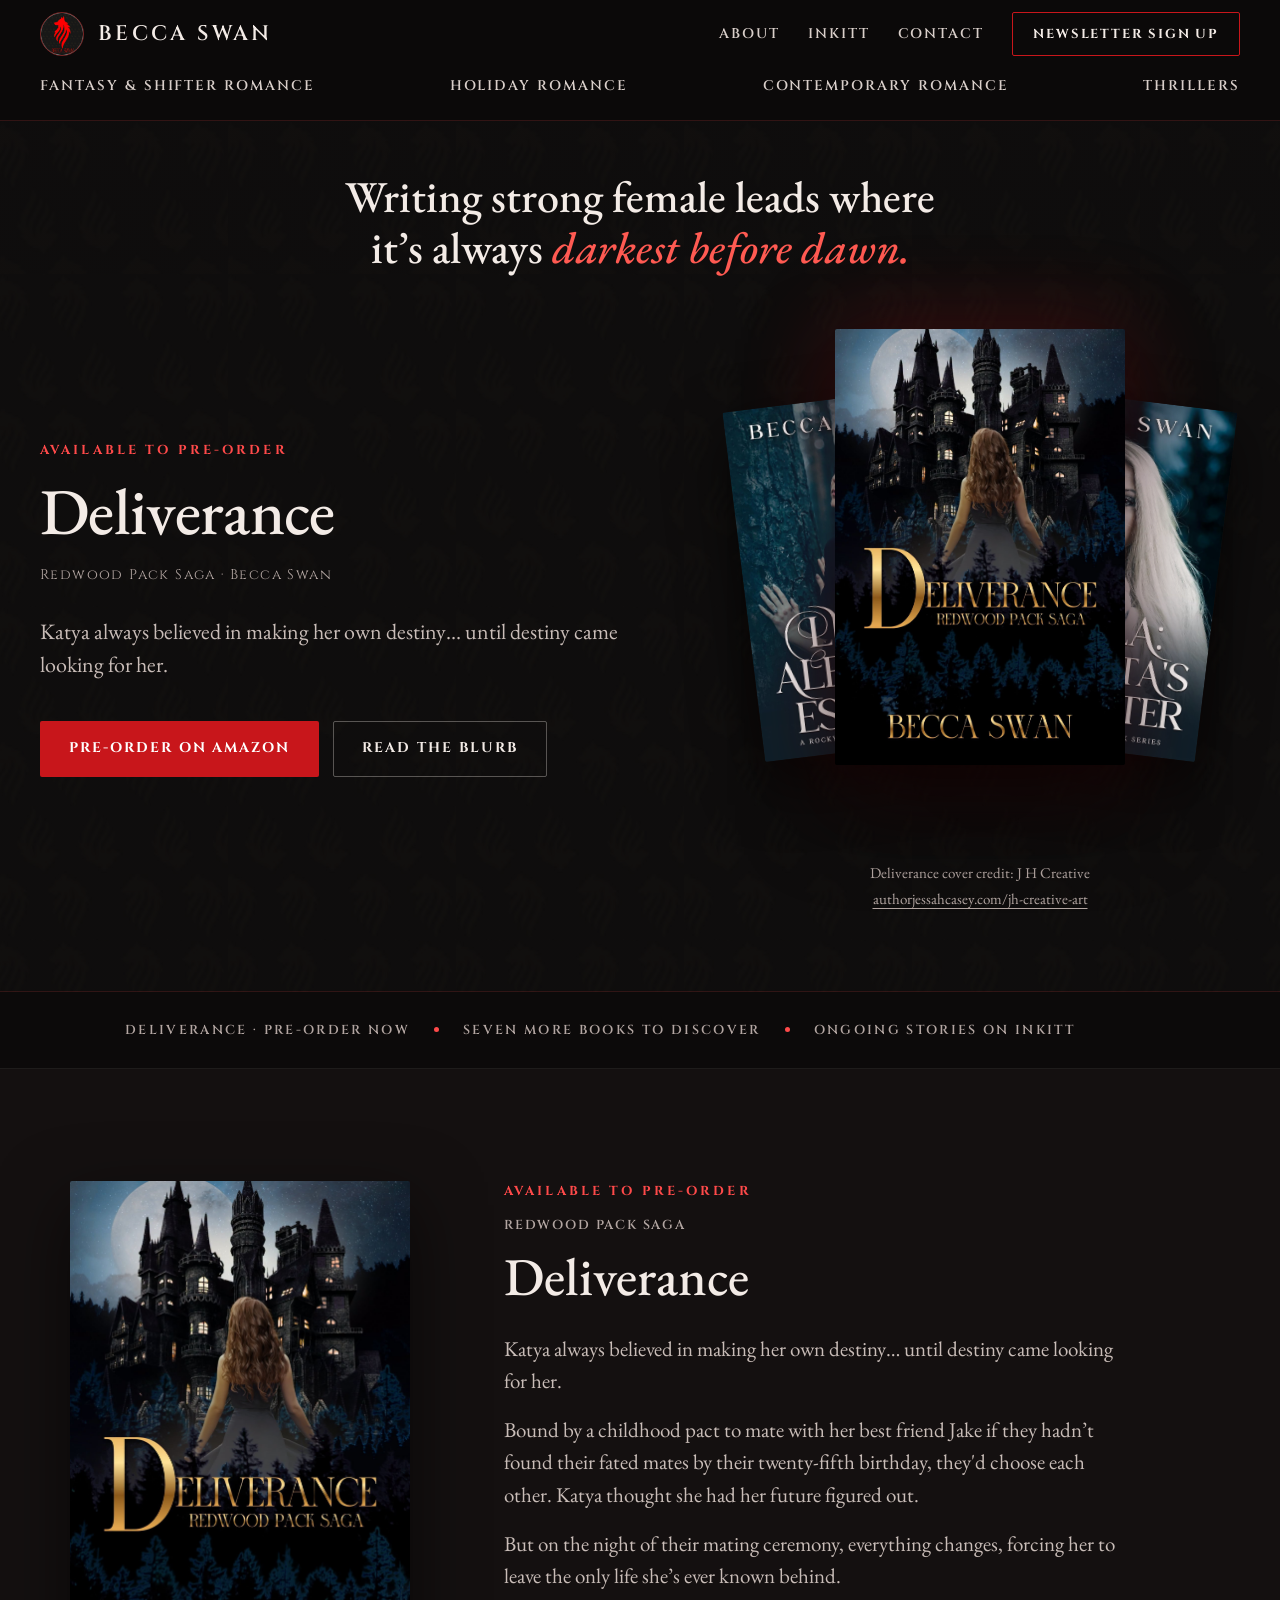
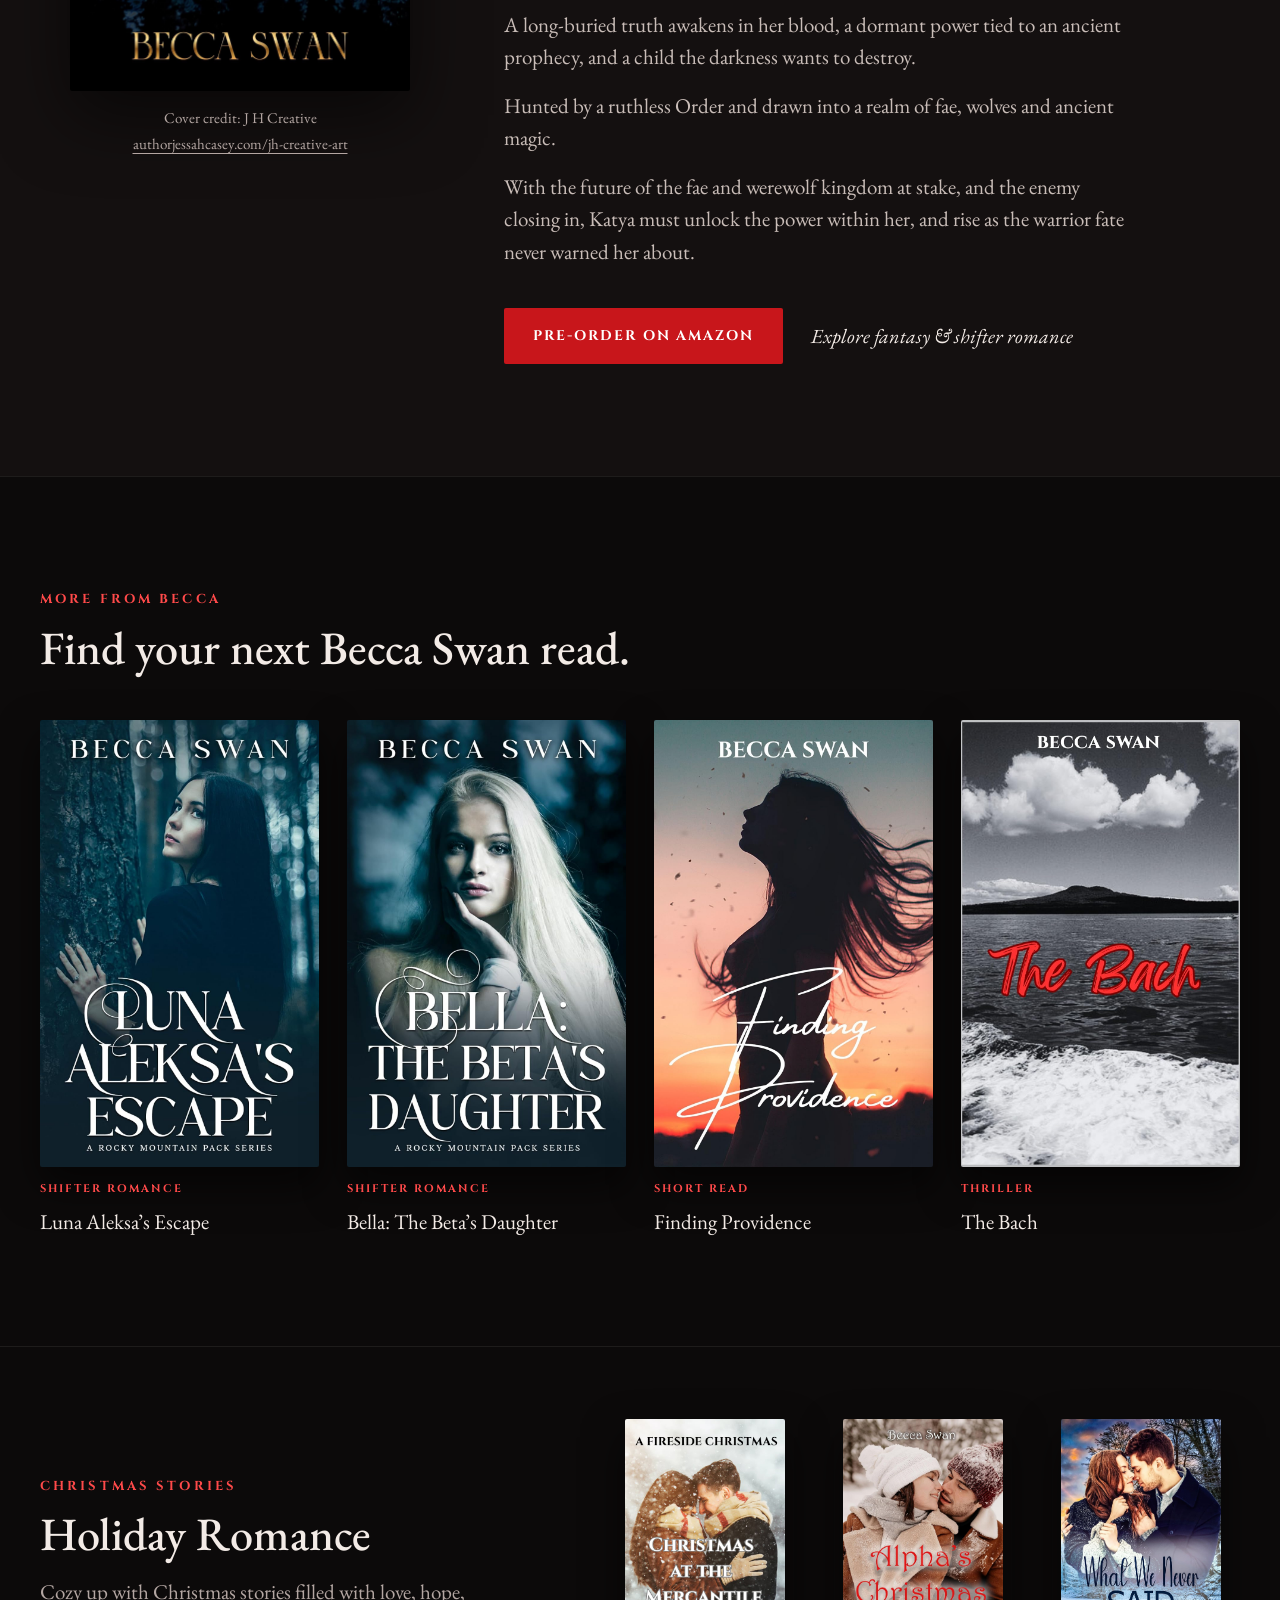
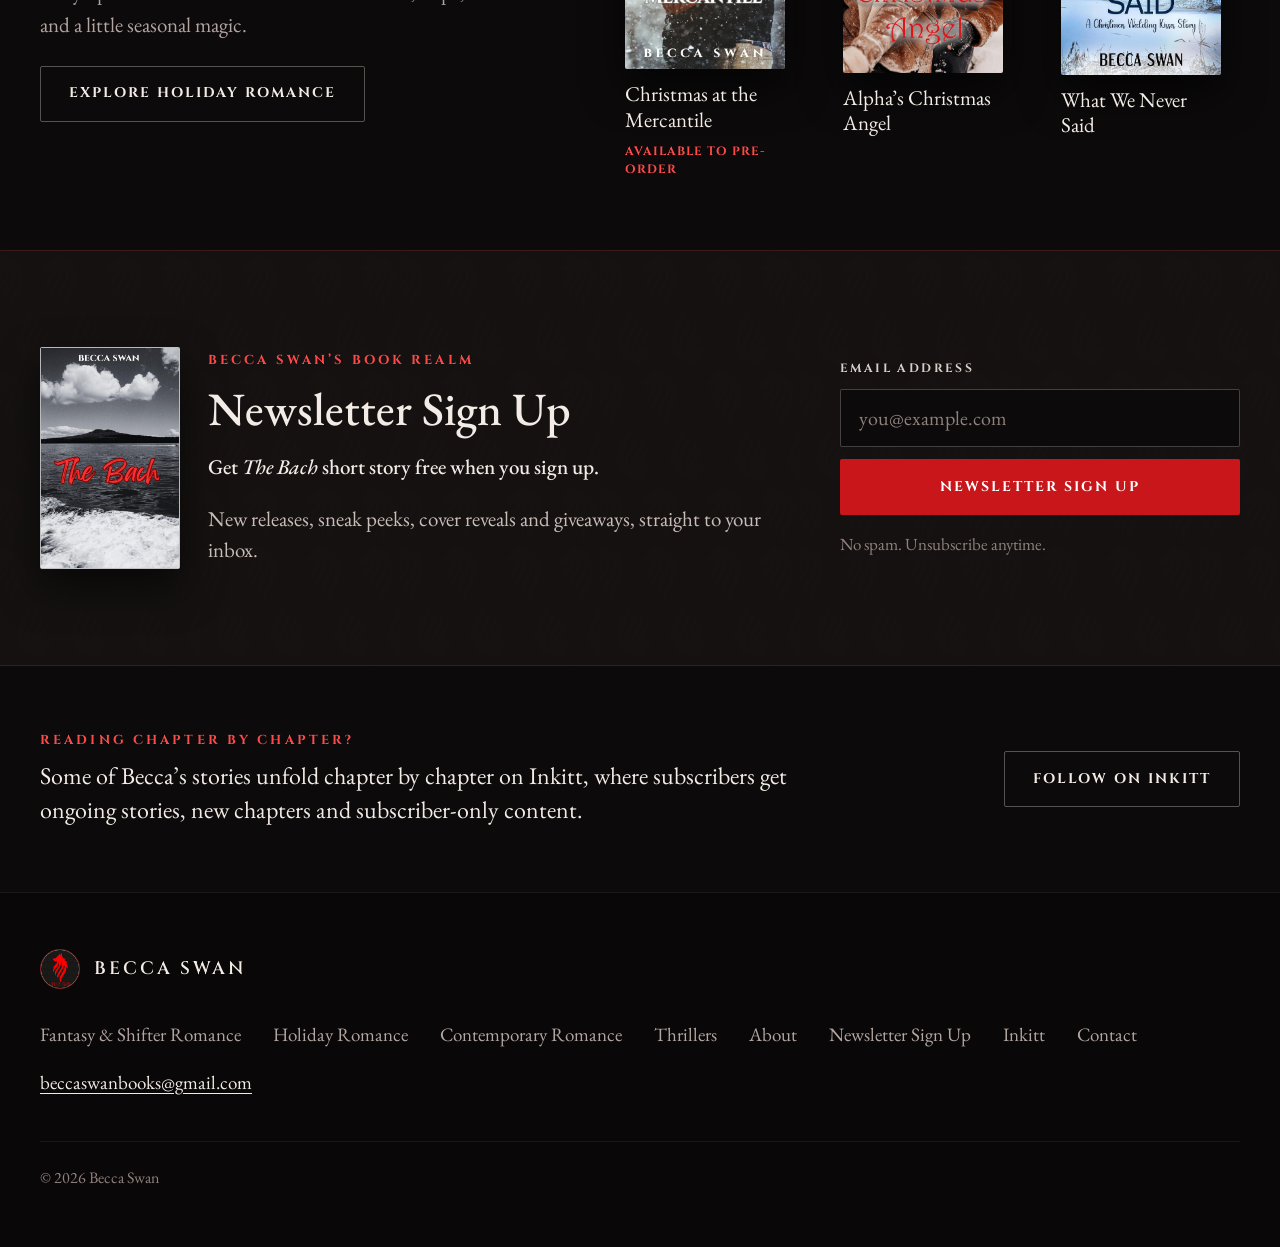
<file: index.html>
<!doctype html>
<html lang="en">
  <head>
    <meta charset="utf-8">
    <meta name="viewport" content="width=device-width, initial-scale=1">
    <title>Becca Swan | Author | Writing Strong Female Leads Where It’s Always Darkest Before Dawn</title>
    <meta name="description" content="Pre-order Deliverance, part of Becca Swan’s Redwood Pack Saga, on Amazon. Explore more stories with strong female leads, where it’s always darkest before dawn.">
    <meta name="theme-color" content="#0c0a0a">
    <meta name="color-scheme" content="dark">
    <link rel="canonical" href="https://www.beccaswan.com/">
    <meta property="og:type" content="website">
    <meta property="og:site_name" content="Becca Swan">
    <meta property="og:title" content="Becca Swan | Author">
    <meta property="og:description" content="Pre-order Deliverance, part of Becca Swan’s Redwood Pack Saga, on Amazon. Explore more stories with strong female leads, where it’s always darkest before dawn.">
    <meta property="og:url" content="https://www.beccaswan.com/">
    <meta property="og:image" content="https://www.beccaswan.com/assets/becca-swan-share.jpg">
    <meta property="og:image:width" content="1200">
    <meta property="og:image:height" content="630">
    <meta property="og:image:alt" content="Becca Swan red wolf logo beside the covers of Bella: The Beta’s Daughter, Luna Aleksa’s Escape and The Bach.">
    <meta name="twitter:card" content="summary_large_image">
    <meta name="twitter:title" content="Becca Swan | Author">
    <meta name="twitter:description" content="Pre-order Deliverance, part of Becca Swan’s Redwood Pack Saga, on Amazon. Explore more stories with strong female leads, where it’s always darkest before dawn.">
    <meta name="twitter:image" content="https://www.beccaswan.com/assets/becca-swan-share.jpg">
    <link rel="icon" href="assets/becca-swan-round-logo.jpg">
    <link rel="apple-touch-icon" href="assets/becca-swan-round-logo.jpg">
    <link rel="manifest" href="site.webmanifest">
    <link rel="preconnect" href="https://fonts.googleapis.com">
    <link rel="preconnect" href="https://fonts.gstatic.com" crossorigin>
    <link rel="stylesheet" href="https://fonts.googleapis.com/css2?family=Cinzel:wght@500;600;700&amp;family=EB+Garamond:ital,wght@0,400;0,500;1,400;1,500&amp;display=swap">
    <link rel="stylesheet" href="styles.css?v=newsletter-genres-20261126">
    <script type="application/ld+json">
{
  "@context": "https://schema.org",
  "@type": "WebSite",
  "name": "Becca Swan",
  "url": "https://www.beccaswan.com/",
  "description": "Writing strong female leads where it’s always darkest before dawn.",
  "publisher": {
    "@type": "Person",
    "name": "Becca Swan",
    "url": "https://www.beccaswan.com/",
    "sameAs": [
      "https://www.inkitt.com/BeccaSwan"
    ]
  }
}
    </script>
  </head>
  <body>
    <a class="skip-link" href="#main">Skip to content</a>
    <header class="site-header">
      <div class="container header-wrap">
        <a class="brand" href="./" aria-label="Becca Swan home">
          <img src="assets/becca-swan-round-logo.jpg" alt="" width="44" height="44">
          <span class="brand-name">Becca Swan</span>
        </a>
        <button class="nav-toggle" type="button" data-nav-toggle aria-controls="site-nav" aria-expanded="false" aria-label="Open menu"><svg width="24" height="24" viewBox="0 0 24 24" fill="none" stroke="currentColor" stroke-width="1.6" stroke-linecap="round" aria-hidden="true" focusable="false"><path d="M4 7h16"></path><path d="M4 12h16"></path><path d="M4 17h10"></path></svg></button>
        <nav class="site-nav" id="site-nav" data-nav aria-label="Site">
          <div class="nav-pages">
            <a href="/about/">About</a>
            <a href="https://www.inkitt.com/BeccaSwan" rel="noopener">Inkitt</a>
            <a href="/contact/">Contact</a>
            <a class="nav-cta" href="/newsletter/">Newsletter Sign Up</a>
          </div>
          <div class="nav-genres">
            <a href="/fantasy-shifter-romance/">Fantasy &amp; Shifter Romance</a>
            <a href="/holiday-romance/">Holiday Romance</a>
            <a href="/contemporary-romance/">Contemporary Romance</a>
            <a href="/thrillers/">Thrillers</a>
          </div>
        </nav>
      </div>
    </header>

    <main id="main">
      <section class="home-intro" aria-labelledby="home-intro-title">
        <div class="container">
          <h1 id="home-intro-title">Writing strong female leads where it’s always <em>darkest before dawn.</em></h1>
        </div>
      </section>

      <section class="home-hero home-hero--preorder" id="deliverance" aria-labelledby="deliverance-title">
        <div class="container">
          <div>
            <p class="label">Available to pre-order</p>
            <h2 id="deliverance-title">Deliverance</h2>
            <p class="preorder-series">Redwood Pack Saga <span aria-hidden="true">·</span> Becca Swan</p>
            <p class="lead">Katya always believed in making her own destiny… until destiny came looking for her.</p>
            <div class="actions">
              <a class="btn btn-primary" href="https://a.co/d/0fwezQVM" rel="noopener">Pre-order on Amazon</a>
              <a class="btn btn-ghost" href="#deliverance-details">Read the blurb</a>
            </div>
          </div>
          <figure class="hero-books">
            <div class="cover-fan">
              <a class="fan-center" href="https://a.co/d/0fwezQVM" rel="noopener" aria-label="Pre-order Deliverance on Amazon">
                <img src="assets/deliverance-cover.jpg" alt="Cover of Deliverance: Redwood Pack Saga by Becca Swan" width="1365" height="2048" fetchpriority="high">
              </a>
              <a class="fan-left" href="/fantasy-shifter-romance/#luna" aria-label="Read about Luna Aleksa’s Escape">
                <img src="assets/luna-aleksas-escape-cover.jpg" alt="Cover of Luna Aleksa’s Escape" width="938" height="1500">
              </a>
              <a class="fan-right" href="/fantasy-shifter-romance/#bella" aria-label="Read about Bella: The Beta’s Daughter">
                <img src="assets/bella-the-betas-daughter-cover.jpg" alt="Cover of Bella: The Beta’s Daughter" width="938" height="1500">
              </a>
            </div>
            <figcaption class="cover-credit">Deliverance cover credit: J H Creative
              <a class="cover-credit-link" href="https://authorjessahcasey.com/jh-creative-art" rel="noopener">authorjessahcasey.com/jh-creative-art</a>
            </figcaption>
          </figure>
        </div>
      </section>

      <div class="strip">
        <ul class="container">
          <li class="strip-key">Deliverance · Pre-order now</li>
          <li>Seven more books to discover</li>
          <li>Ongoing stories on Inkitt</li>
        </ul>
      </div>

      <section class="section section--alt feature feature--preorder" id="deliverance-details" aria-labelledby="deliverance-story-title">
        <div class="container">
          <figure class="preorder-art">
            <a href="https://a.co/d/0fwezQVM" rel="noopener" aria-label="Pre-order Deliverance on Amazon">
              <img src="assets/deliverance-cover.jpg" alt="Cover of Deliverance: Redwood Pack Saga by Becca Swan" width="1365" height="2048" loading="lazy">
            </a>
            <figcaption class="cover-credit">Cover credit: J H Creative
              <a class="cover-credit-link" href="https://authorjessahcasey.com/jh-creative-art" rel="noopener">authorjessahcasey.com/jh-creative-art</a>
            </figcaption>
          </figure>
          <div>
            <p class="label">Available to pre-order</p>
            <p class="label label--muted">Redwood Pack Saga</p>
            <h2 id="deliverance-story-title">Deliverance</h2>
            <p class="blurb">Katya always believed in making her own destiny… until destiny came looking for her.</p>
            <p class="blurb">Bound by a childhood pact to mate with her best friend Jake if they hadn’t found their fated mates by their twenty-fifth birthday, they'd choose each other. Katya thought she had her future figured out.</p>
            <p class="blurb">But on the night of their mating ceremony, everything changes, forcing her to leave the only life she’s ever known behind.</p>
            <p class="blurb">A long-buried truth awakens in her blood, a dormant power tied to an ancient prophecy, and a child the darkness wants to destroy.</p>
            <p class="blurb">Hunted by a ruthless Order and drawn into a realm of fae, wolves and ancient magic.</p>
            <p class="blurb">With the future of the fae and werewolf kingdom at stake, and the enemy closing in, Katya must unlock the power within her, and rise as the warrior fate never warned her about.</p>
            <div class="actions">
              <a class="btn btn-primary" href="https://a.co/d/0fwezQVM" rel="noopener">Pre-order on Amazon</a>
              <a class="next-link" href="/fantasy-shifter-romance/">Explore fantasy &amp; shifter romance</a>
            </div>
          </div>
        </div>
      </section>

      <section class="section section--rule" aria-labelledby="shelf-title">
        <div class="container">
          <div class="section-head">
            <div>
              <p class="label">More from Becca</p>
              <h2 id="shelf-title">Find your next Becca Swan read.</h2>
            </div>
          </div>
          <ul class="shelf">
            <li>
              <a href="/fantasy-shifter-romance/#luna">
                <img src="assets/luna-aleksas-escape-cover.jpg" alt="Cover of Luna Aleksa’s Escape" width="640" height="1024" loading="lazy">
                <span class="genre">Shifter romance</span>
                <span class="title">Luna Aleksa’s Escape</span>
              </a>
            </li>
            <li>
              <a href="/fantasy-shifter-romance/#bella">
                <img src="assets/bella-the-betas-daughter-cover.jpg" alt="Cover of Bella: The Beta’s Daughter" width="640" height="1024" loading="lazy">
                <span class="genre">Shifter romance</span>
                <span class="title">Bella: The Beta’s Daughter</span>
              </a>
            </li>
            <li>
              <a href="/contemporary-romance/#finding-providence">
                <img src="assets/finding-providence-cover.jpg" alt="Cover of Finding Providence" width="640" height="1024" loading="lazy">
                <span class="genre">Short read</span>
                <span class="title">Finding Providence</span>
              </a>
            </li>
            <li>
              <a href="/thrillers/#the-bach">
                <img src="assets/the-bach-cover.jpg" alt="Cover of The Bach" width="640" height="1024" loading="lazy">
                <span class="genre">Thriller</span>
                <span class="title">The Bach</span>
              </a>
            </li>
          </ul>
        </div>
      </section>

      <section class="section section--rule holiday-snippet" id="holiday-romance" aria-labelledby="holiday-romance-title">
        <div class="container">
          <div>
            <p class="label">Christmas stories</p>
            <h2 id="holiday-romance-title">Holiday Romance</h2>
            <p class="section-intro">Cozy up with Christmas stories filled with love, hope, and a little seasonal magic.</p>
            <a class="btn btn-ghost" href="/holiday-romance/">Explore holiday romance</a>
          </div>
          <ul class="holiday-preview">
            <li>
              <a href="/holiday-romance/#christmas-at-the-mercantile">
                <img src="assets/christmas-at-the-mercantile-cover.jpg" alt="Cover of Christmas at the Mercantile by Becca Swan" width="512" height="800" loading="lazy">
                <span class="title">Christmas at the Mercantile</span>
                <span class="book-status">Available to pre-order</span>
              </a>
            </li>
            <li>
              <a href="/holiday-romance/#alphas-christmas-angel">
                <img src="assets/alphas-christmas-angel-cover.jpg" alt="Cover of Alpha’s Christmas Angel by Becca Swan" width="946" height="1500" loading="lazy">
                <span class="title">Alpha’s Christmas Angel</span>
              </a>
            </li>
            <li>
              <a href="/holiday-romance/#what-we-never-said">
                <img src="assets/what-we-never-said-cover.jpg" alt="Cover of What We Never Said by Becca Swan" width="938" height="1500" loading="lazy">
                <span class="title">What We Never Said</span>
              </a>
            </li>
          </ul>
        </div>
      </section>

      <section class="band band--gift" id="newsletter" aria-label="Newsletter sign-up">
        <div class="container">
          <div class="newsletter-gift">
            <img class="newsletter-gift-cover" src="assets/the-bach-cover.jpg" alt="Cover of The Bach by Becca Swan" width="943" height="1500" loading="lazy">
            <div class="band-copy">
              <p class="label">Becca Swan’s Book Realm</p>
              <h2>Newsletter Sign Up</h2>
              <p class="gift-offer"><strong>Get <em>The Bach</em> short story free when you sign up.</strong></p>
              <p class="gift-description">New releases, sneak peeks, cover reveals and giveaways, straight to your inbox.</p>
            </div>
          </div>
          <form class="signup" action="https://assets.mailerlite.com/jsonp/1979694/forms/199376724610254230/subscribe" method="post" data-signup-form>
              <label class="field-label" for="signup-email">Email address</label>
              <div class="signup-row">
                <input id="signup-email" name="fields[email]" type="email" autocomplete="email" placeholder="you@example.com" required>
                <button class="btn btn-primary" type="submit">Newsletter Sign Up</button>
              </div>
              <p class="form-status" data-signup-status role="status" aria-live="polite"></p>
              <p class="form-note">No spam. Unsubscribe anytime.</p>
            </form>
        </div>
      </section>

      <section class="inkitt" id="inkitt" aria-label="Inkitt">
        <div class="container">
          <div>
            <p class="label">Reading chapter by chapter?</p>
            <p class="inkitt-copy">Some of Becca’s stories unfold chapter by chapter on Inkitt, where subscribers get ongoing stories, new chapters and subscriber-only content.</p>
          </div>
          <a class="btn btn-ghost" href="https://www.inkitt.com/BeccaSwan" rel="noopener">Follow on Inkitt</a>
        </div>
      </section>
    </main>

    <footer class="site-footer">
      <div class="container">
        <div class="footer-top">
          <a class="brand" href="./" aria-label="Becca Swan home">
            <img src="assets/becca-swan-round-logo.jpg" alt="" width="40" height="40" loading="lazy">
            <span class="brand-name">Becca Swan</span>
          </a>
          <nav class="footer-nav" aria-label="Footer">
            <a href="/fantasy-shifter-romance/">Fantasy &amp; Shifter Romance</a>
            <a href="/holiday-romance/">Holiday Romance</a>
            <a href="/contemporary-romance/">Contemporary Romance</a>
            <a href="/thrillers/">Thrillers</a>
            <a href="/about/">About</a>
            <a href="/newsletter/">Newsletter Sign Up</a>
            <a href="https://www.inkitt.com/BeccaSwan" rel="noopener">Inkitt</a>
            <a href="/contact/">Contact</a>
            <a class="footer-email" href="mailto:beccaswanbooks@gmail.com">beccaswanbooks@gmail.com</a>
          </nav>
        </div>
        <p class="footer-bottom">&copy; <span data-year>2026</span> Becca Swan</p>
      </div>
    </footer>
    <script src="script.js?v=newsletter-genres-20261126"></script>
  </body>
</html>
</file>
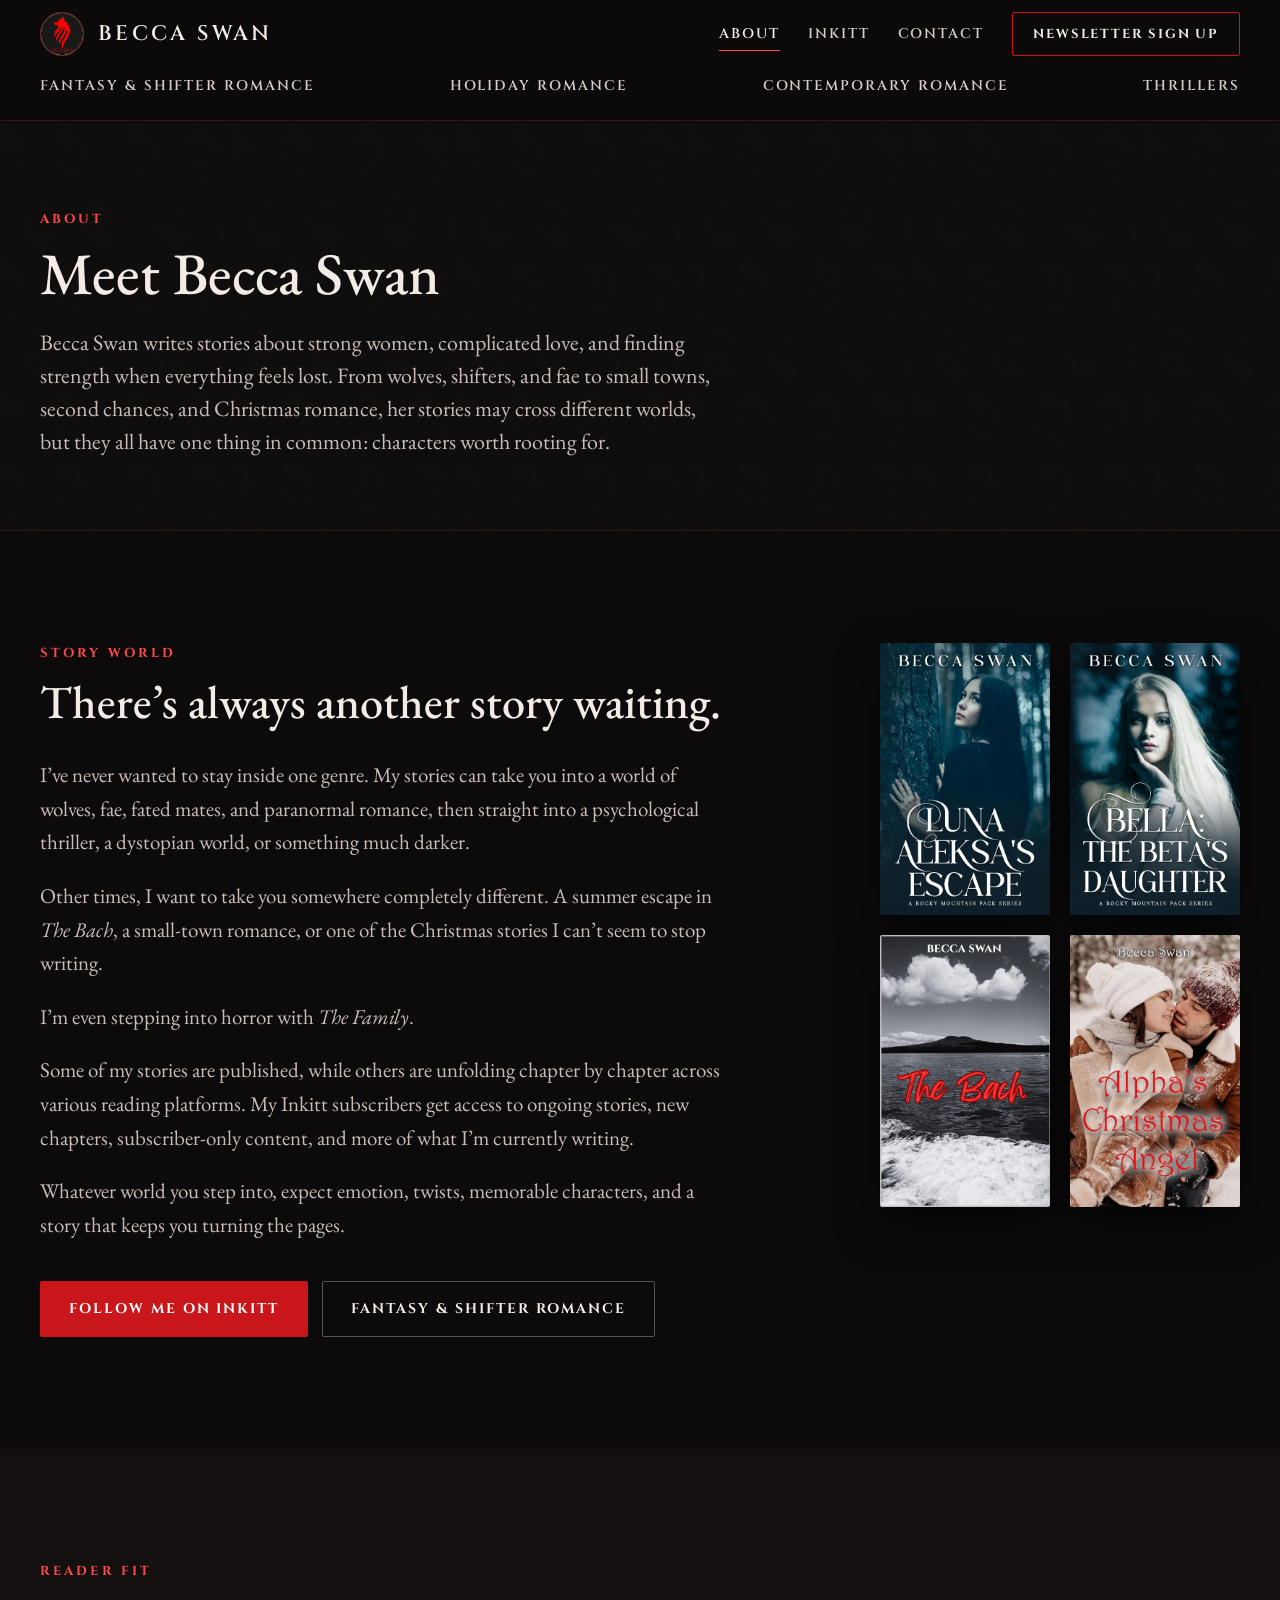
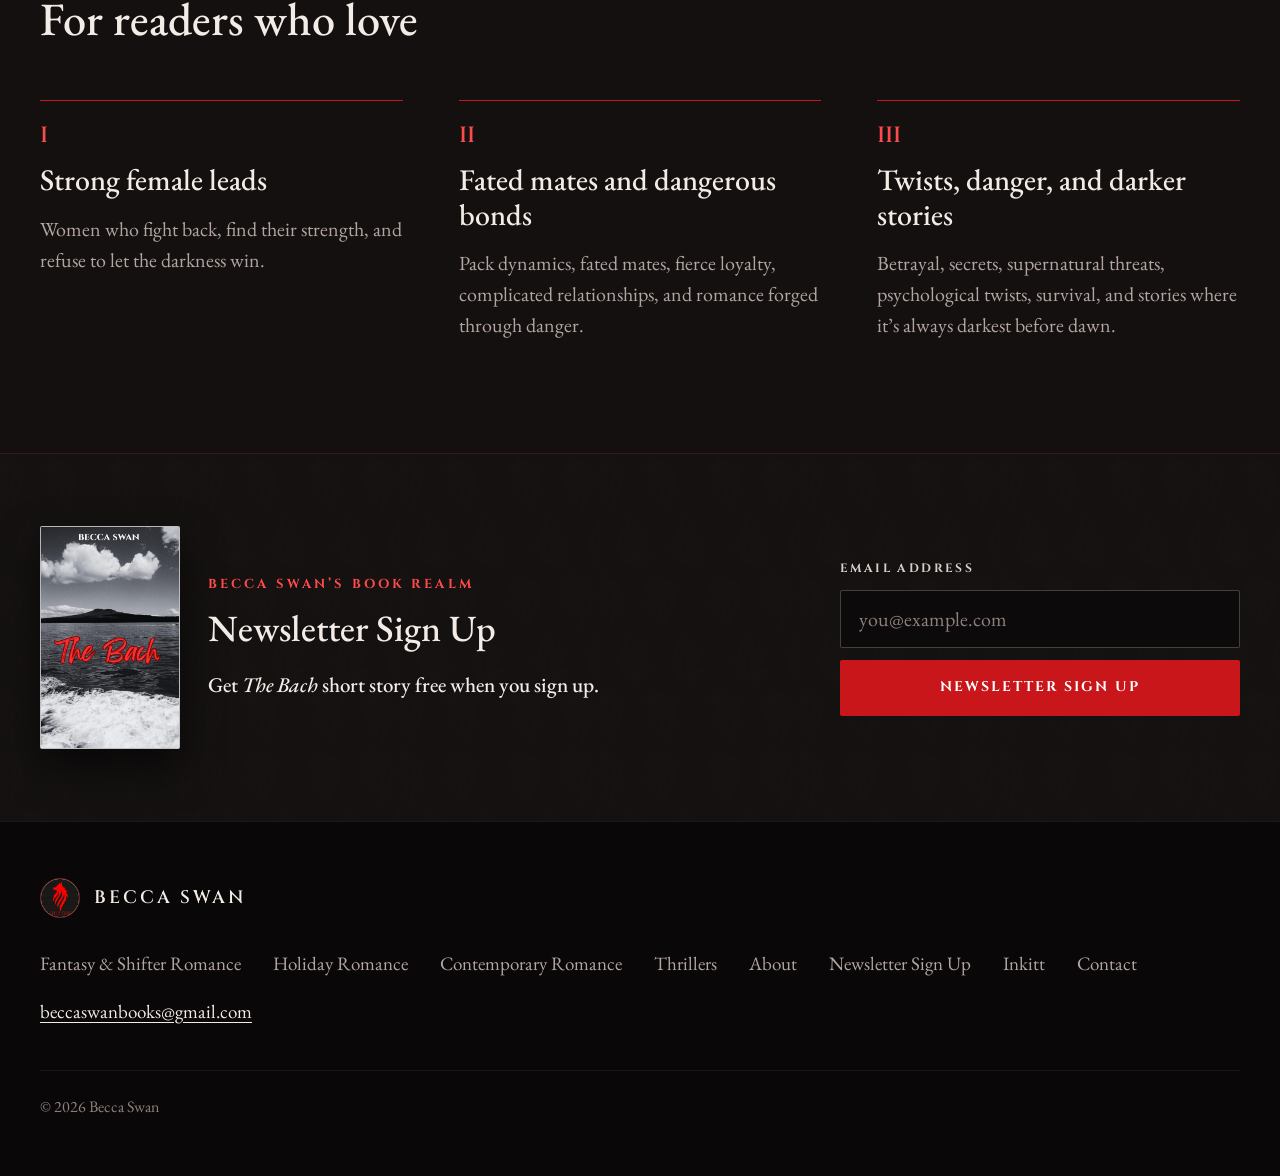
<file: about/index.html>
<!doctype html>
<html lang="en">
  <head>
    <meta charset="utf-8">
    <meta name="viewport" content="width=device-width, initial-scale=1">
    <title>About | Becca Swan</title>
    <meta name="description" content="Meet Becca Swan, author of shifter romance, Christmas stories and psychological suspense built around strong women and characters worth rooting for.">
    <meta name="theme-color" content="#0c0a0a">
    <meta name="color-scheme" content="dark">
    <link rel="canonical" href="https://www.beccaswan.com/about/">
    <meta property="og:type" content="website">
    <meta property="og:site_name" content="Becca Swan">
    <meta property="og:title" content="About | Becca Swan">
    <meta property="og:description" content="Meet Becca Swan, author of shifter romance, Christmas stories and psychological suspense built around strong women and characters worth rooting for.">
    <meta property="og:url" content="https://www.beccaswan.com/about/">
    <meta property="og:image" content="https://www.beccaswan.com/assets/becca-swan-share.jpg">
    <meta property="og:image:width" content="1200">
    <meta property="og:image:height" content="630">
    <meta property="og:image:alt" content="Becca Swan red wolf logo beside the covers of Bella: The Beta’s Daughter, Luna Aleksa’s Escape and The Bach.">
    <meta name="twitter:card" content="summary_large_image">
    <meta name="twitter:title" content="About | Becca Swan">
    <meta name="twitter:description" content="Meet Becca Swan, author of shifter romance, Christmas stories and psychological suspense built around strong women and characters worth rooting for.">
    <meta name="twitter:image" content="https://www.beccaswan.com/assets/becca-swan-share.jpg">
    <link rel="icon" href="../assets/becca-swan-round-logo.jpg">
    <link rel="apple-touch-icon" href="../assets/becca-swan-round-logo.jpg">
    <link rel="manifest" href="../site.webmanifest">
    <link rel="preconnect" href="https://fonts.googleapis.com">
    <link rel="preconnect" href="https://fonts.gstatic.com" crossorigin>
    <link rel="stylesheet" href="https://fonts.googleapis.com/css2?family=Cinzel:wght@500;600;700&amp;family=EB+Garamond:ital,wght@0,400;0,500;1,400;1,500&amp;display=swap">
    <link rel="stylesheet" href="../styles.css?v=newsletter-genres-20261126">
  </head>
  <body>
    <a class="skip-link" href="#main">Skip to content</a>
    <header class="site-header">
      <div class="container header-wrap">
        <a class="brand" href="../" aria-label="Becca Swan home">
          <img src="../assets/becca-swan-round-logo.jpg" alt="" width="44" height="44">
          <span class="brand-name">Becca Swan</span>
        </a>
        <button class="nav-toggle" type="button" data-nav-toggle aria-controls="site-nav" aria-expanded="false" aria-label="Open menu"><svg width="24" height="24" viewBox="0 0 24 24" fill="none" stroke="currentColor" stroke-width="1.6" stroke-linecap="round" aria-hidden="true" focusable="false"><path d="M4 7h16"></path><path d="M4 12h16"></path><path d="M4 17h10"></path></svg></button>
        <nav class="site-nav" id="site-nav" data-nav aria-label="Site">
          <div class="nav-pages">
            <a href="/about/" aria-current="page">About</a>
            <a href="https://www.inkitt.com/BeccaSwan" rel="noopener">Inkitt</a>
            <a href="/contact/">Contact</a>
            <a class="nav-cta" href="/newsletter/">Newsletter Sign Up</a>
          </div>
          <div class="nav-genres">
            <a href="/fantasy-shifter-romance/">Fantasy &amp; Shifter Romance</a>
            <a href="/holiday-romance/">Holiday Romance</a>
            <a href="/contemporary-romance/">Contemporary Romance</a>
            <a href="/thrillers/">Thrillers</a>
          </div>
        </nav>
      </div>
    </header>

    <main id="main">
      <section class="page-hero">
        <div class="container">
          <p class="label">About</p>
          <h1>Meet Becca Swan</h1>
          <p class="lead">Becca Swan writes stories about strong women, complicated love, and finding strength when everything feels lost. From wolves, shifters, and fae to small towns, second chances, and Christmas romance, her stories may cross different worlds, but they all have one thing in common: characters worth rooting for.</p>
        </div>
      </section>

      <section class="section" aria-labelledby="story-world">
        <div class="container about-grid">
          <div class="prose">
            <p class="label">Story world</p>
            <h2 id="story-world">There’s always another story waiting.</h2>
            <p>I’ve never wanted to stay inside one genre. My stories can take you into a world of wolves, fae, fated mates, and paranormal romance, then straight into a psychological thriller, a dystopian world, or something much darker.</p>
            <p>Other times, I want to take you somewhere completely different. A summer escape in <em>The Bach</em>, a small-town romance, or one of the Christmas stories I can’t seem to stop writing.</p>
            <p>I’m even stepping into horror with <em>The Family</em>.</p>
            <p>Some of my stories are published, while others are unfolding chapter by chapter across various reading platforms. My Inkitt subscribers get access to ongoing stories, new chapters, subscriber-only content, and more of what I’m currently writing.</p>
            <p>Whatever world you step into, expect emotion, twists, memorable characters, and a story that keeps you turning the pages.</p>
            <div class="actions">
              <a class="btn btn-primary" href="https://www.inkitt.com/BeccaSwan" rel="noopener">Follow me on Inkitt</a>
              <a class="btn btn-ghost" href="/fantasy-shifter-romance/">Fantasy &amp; Shifter Romance</a>
            </div>
          </div>
          <ul class="about-covers" aria-label="A few of Becca’s books">
            <li><a href="/fantasy-shifter-romance/#luna"><img src="../assets/luna-aleksas-escape-cover.jpg" alt="Cover of Luna Aleksa’s Escape" width="640" height="1024" loading="lazy"></a></li>
            <li><a href="/fantasy-shifter-romance/#bella"><img src="../assets/bella-the-betas-daughter-cover.jpg" alt="Cover of Bella: The Beta’s Daughter" width="640" height="1024" loading="lazy"></a></li>
            <li><a href="/thrillers/#the-bach"><img src="../assets/the-bach-cover.jpg" alt="Cover of The Bach" width="640" height="1024" loading="lazy"></a></li>
            <li><a href="/holiday-romance/#alphas-christmas-angel"><img src="../assets/alphas-christmas-angel-cover.jpg" alt="Cover of Alpha’s Christmas Angel" width="640" height="1024" loading="lazy"></a></li>
          </ul>
        </div>
      </section>

      <section class="section section--alt" aria-labelledby="readers-title">
        <div class="container">
          <p class="label">Reader fit</p>
          <h2 id="readers-title">For readers who love</h2>
          <div class="pillars">
            <div class="pillar">
              <span class="pillar-num" aria-hidden="true">I</span>
              <h3>Strong female leads</h3>
              <p>Women who fight back, find their strength, and refuse to let the darkness win.</p>
            </div>
            <div class="pillar">
              <span class="pillar-num" aria-hidden="true">II</span>
              <h3>Fated mates and dangerous bonds</h3>
              <p>Pack dynamics, fated mates, fierce loyalty, complicated relationships, and romance forged through danger.</p>
            </div>
            <div class="pillar">
              <span class="pillar-num" aria-hidden="true">III</span>
              <h3>Twists, danger, and darker stories</h3>
              <p>Betrayal, secrets, supernatural threats, psychological twists, survival, and stories where it’s always darkest before dawn.</p>
            </div>
          </div>
        </div>
      </section>

      <section class="band band--gift band--compact" id="newsletter" aria-label="Newsletter sign-up">
        <div class="container">
          <div class="newsletter-gift">
            <img class="newsletter-gift-cover" src="../assets/the-bach-cover.jpg" alt="Cover of The Bach by Becca Swan" width="943" height="1500" loading="lazy">
            <div class="band-copy">
              <p class="label">Becca Swan’s Book Realm</p>
              <h2>Newsletter Sign Up</h2>
              <p class="gift-offer"><strong>Get <em>The Bach</em> short story free when you sign up.</strong></p>
            </div>
          </div>
          <form class="signup" action="https://assets.mailerlite.com/jsonp/1979694/forms/199376724610254230/subscribe" method="post" data-signup-form>
              <label class="field-label" for="signup-email">Email address</label>
              <div class="signup-row">
                <input id="signup-email" name="fields[email]" type="email" autocomplete="email" placeholder="you@example.com" required>
                <button class="btn btn-primary" type="submit">Newsletter Sign Up</button>
              </div>
              <p class="form-status" data-signup-status role="status" aria-live="polite"></p>
            </form>
        </div>
      </section>

    </main>

    <footer class="site-footer">
      <div class="container">
        <div class="footer-top">
          <a class="brand" href="../" aria-label="Becca Swan home">
            <img src="../assets/becca-swan-round-logo.jpg" alt="" width="40" height="40" loading="lazy">
            <span class="brand-name">Becca Swan</span>
          </a>
          <nav class="footer-nav" aria-label="Footer">
            <a href="/fantasy-shifter-romance/">Fantasy &amp; Shifter Romance</a>
            <a href="/holiday-romance/">Holiday Romance</a>
            <a href="/contemporary-romance/">Contemporary Romance</a>
            <a href="/thrillers/">Thrillers</a>
            <a href="/about/">About</a>
            <a href="/newsletter/">Newsletter Sign Up</a>
            <a href="https://www.inkitt.com/BeccaSwan" rel="noopener">Inkitt</a>
            <a href="/contact/">Contact</a>
            <a class="footer-email" href="mailto:beccaswanbooks@gmail.com">beccaswanbooks@gmail.com</a>
          </nav>
        </div>
        <p class="footer-bottom">&copy; <span data-year>2026</span> Becca Swan</p>
      </div>
    </footer>
    <script src="../script.js?v=newsletter-genres-20261126"></script>
  </body>
</html>
</file>
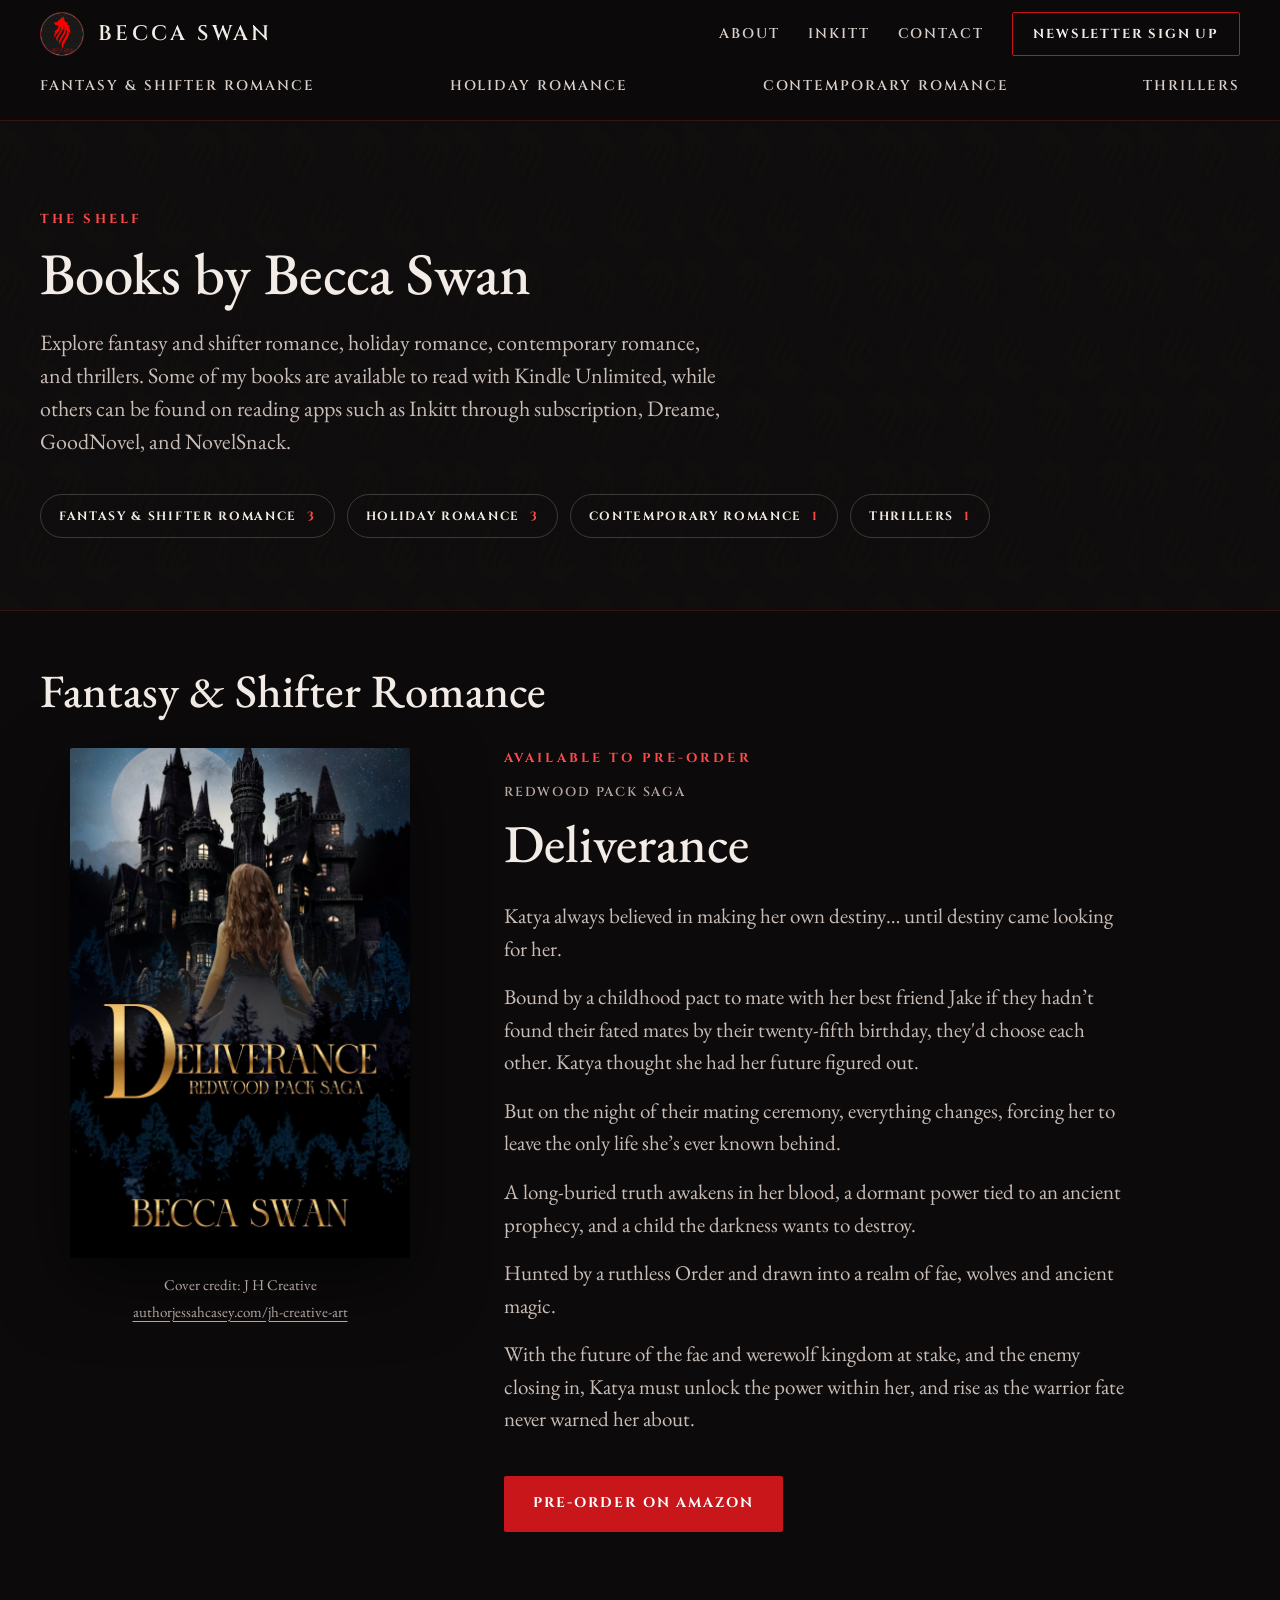
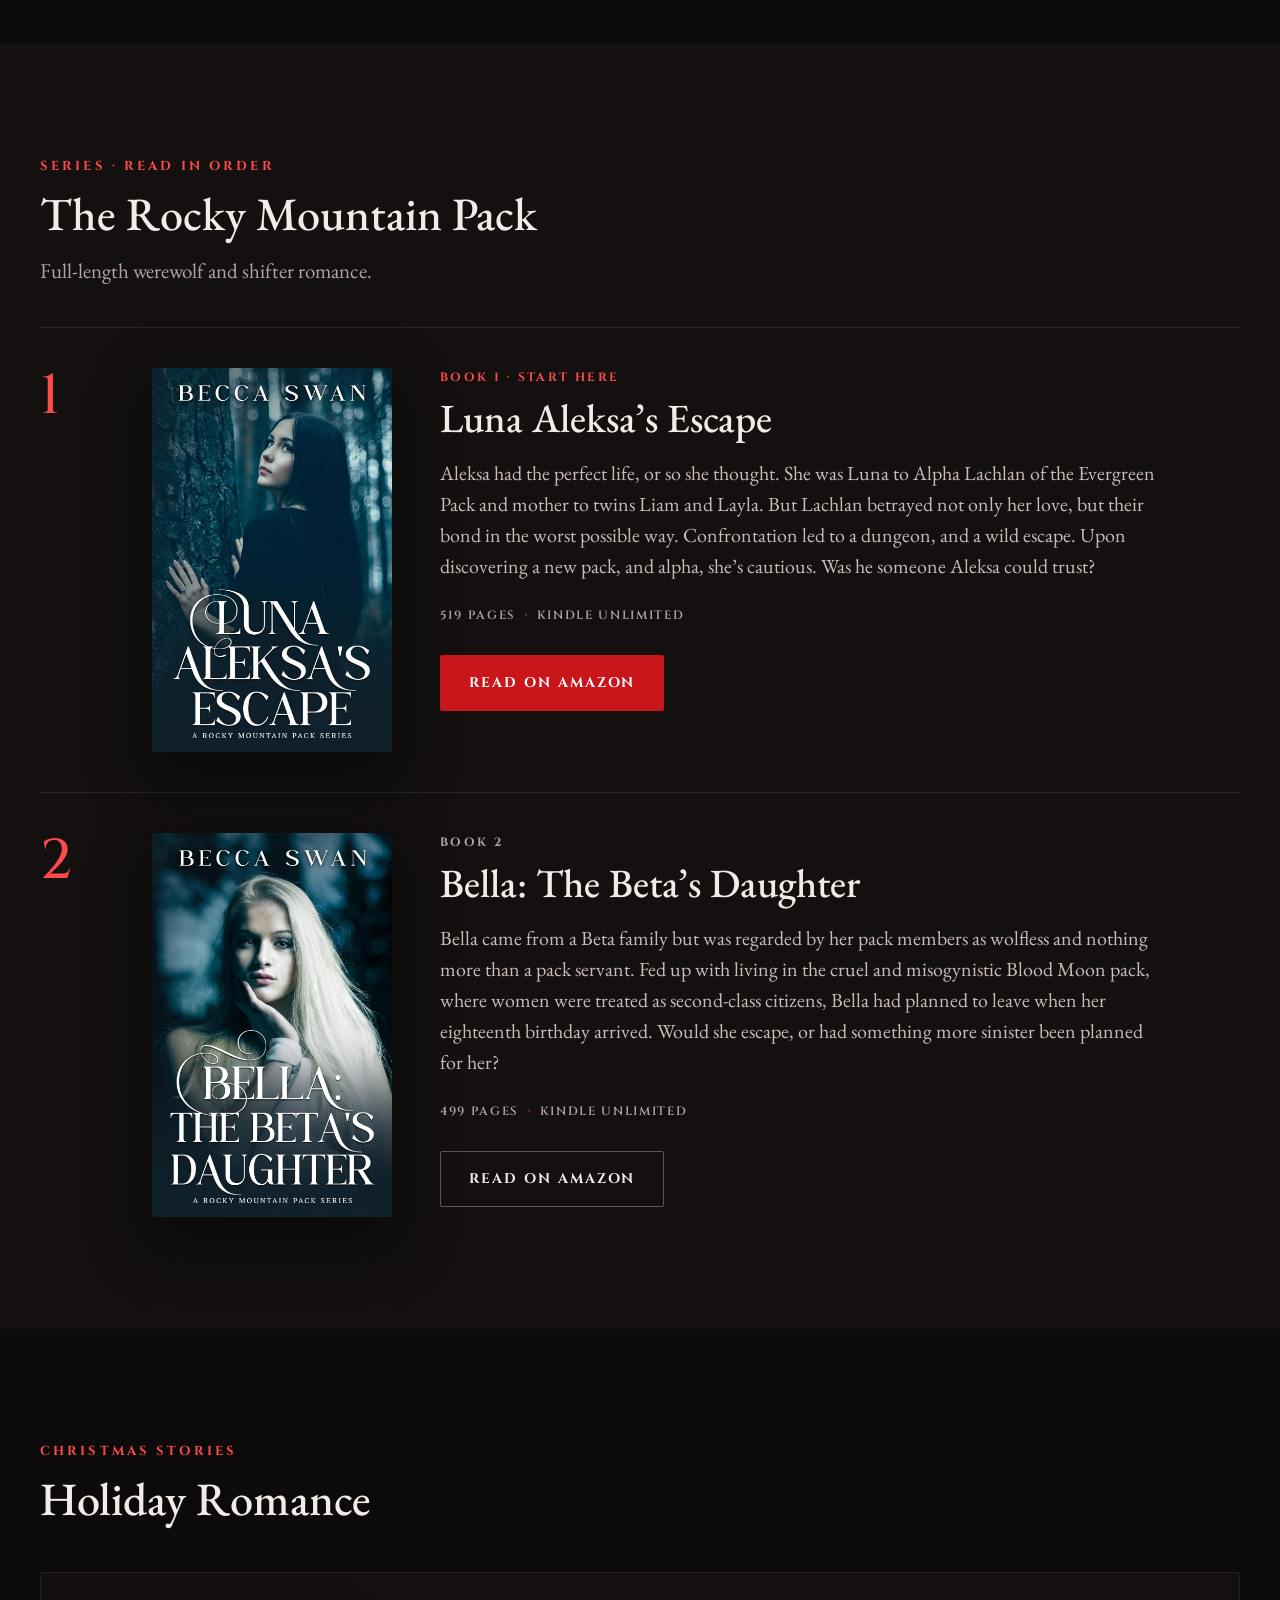
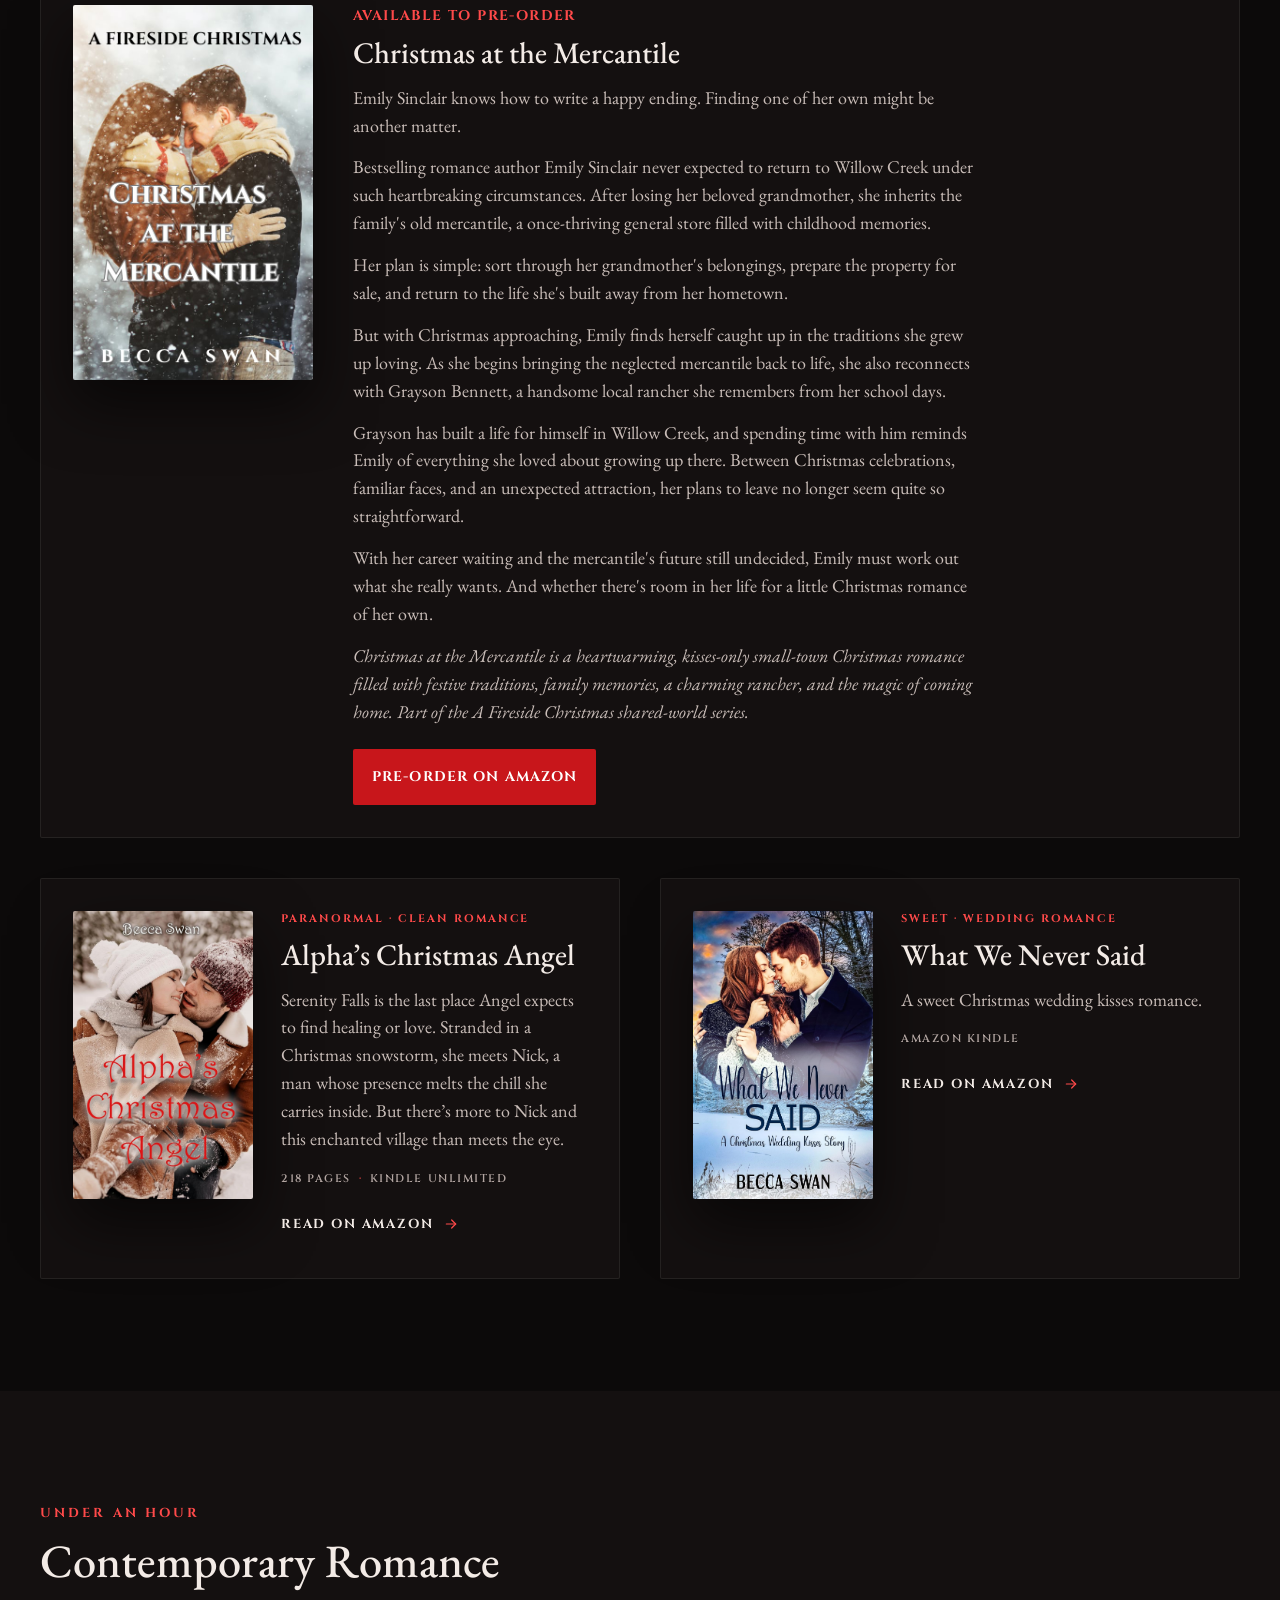
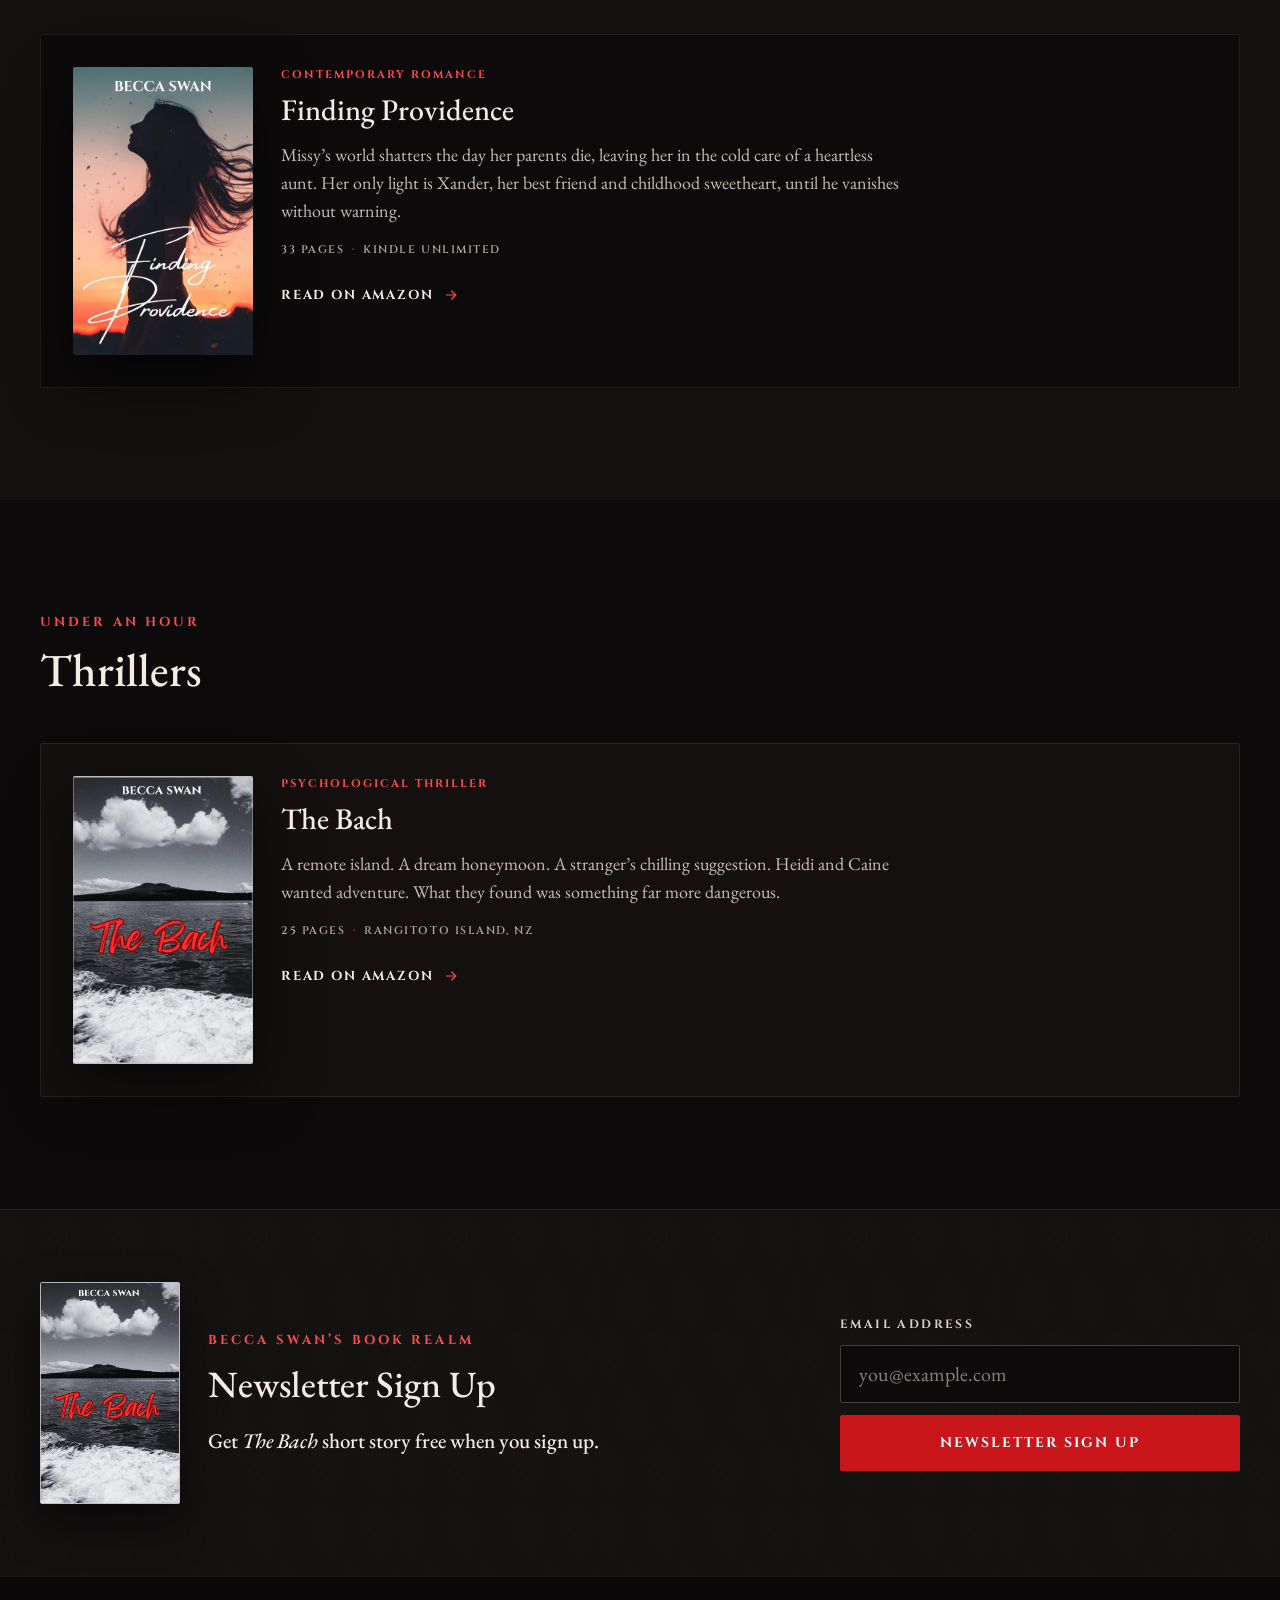
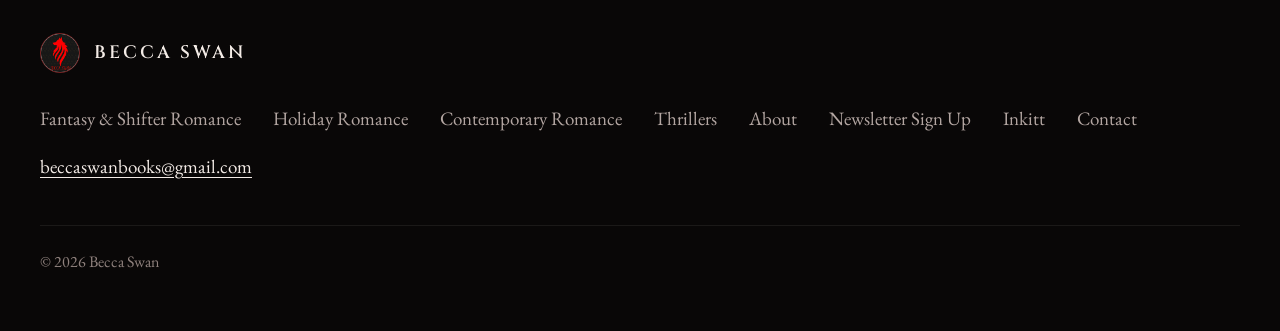
<file: books/index.html>
<!doctype html>
<html lang="en">
  <head>
    <meta charset="utf-8">
    <meta name="viewport" content="width=device-width, initial-scale=1">
    <title>Books | Becca Swan</title>
    <meta name="description" content="Pre-order Deliverance and Christmas at the Mercantile by Becca Swan, and explore the Rocky Mountain Pack series, Christmas stories, and short reads.">
    <meta name="theme-color" content="#0c0a0a">
    <meta name="color-scheme" content="dark">
    <link rel="canonical" href="https://www.beccaswan.com/books/">
    <meta property="og:type" content="website">
    <meta property="og:site_name" content="Becca Swan">
    <meta property="og:title" content="Books | Becca Swan">
    <meta property="og:description" content="Pre-order Deliverance and Christmas at the Mercantile by Becca Swan, and explore the Rocky Mountain Pack series, Christmas stories, and short reads.">
    <meta property="og:url" content="https://www.beccaswan.com/books/">
    <meta property="og:image" content="https://www.beccaswan.com/assets/becca-swan-share.jpg">
    <meta property="og:image:width" content="1200">
    <meta property="og:image:height" content="630">
    <meta property="og:image:alt" content="Becca Swan red wolf logo beside the covers of Bella: The Beta’s Daughter, Luna Aleksa’s Escape and The Bach.">
    <meta name="twitter:card" content="summary_large_image">
    <meta name="twitter:title" content="Books | Becca Swan">
    <meta name="twitter:description" content="Pre-order Deliverance and Christmas at the Mercantile by Becca Swan, and explore the Rocky Mountain Pack series, Christmas stories, and short reads.">
    <meta name="twitter:image" content="https://www.beccaswan.com/assets/becca-swan-share.jpg">
    <link rel="icon" href="../assets/becca-swan-round-logo.jpg">
    <link rel="apple-touch-icon" href="../assets/becca-swan-round-logo.jpg">
    <link rel="manifest" href="../site.webmanifest">
    <link rel="preconnect" href="https://fonts.googleapis.com">
    <link rel="preconnect" href="https://fonts.gstatic.com" crossorigin>
    <link rel="stylesheet" href="https://fonts.googleapis.com/css2?family=Cinzel:wght@500;600;700&amp;family=EB+Garamond:ital,wght@0,400;0,500;1,400;1,500&amp;display=swap">
    <link rel="stylesheet" href="../styles.css?v=newsletter-genres-20261126">
  </head>
  <body>
    <a class="skip-link" href="#main">Skip to content</a>
    <header class="site-header">
      <div class="container header-wrap">
        <a class="brand" href="../" aria-label="Becca Swan home">
          <img src="../assets/becca-swan-round-logo.jpg" alt="" width="44" height="44">
          <span class="brand-name">Becca Swan</span>
        </a>
        <button class="nav-toggle" type="button" data-nav-toggle aria-controls="site-nav" aria-expanded="false" aria-label="Open menu"><svg width="24" height="24" viewBox="0 0 24 24" fill="none" stroke="currentColor" stroke-width="1.6" stroke-linecap="round" aria-hidden="true" focusable="false"><path d="M4 7h16"></path><path d="M4 12h16"></path><path d="M4 17h10"></path></svg></button>
        <nav class="site-nav" id="site-nav" data-nav aria-label="Site">
          <div class="nav-pages">
            <a href="/about/">About</a>
            <a href="https://www.inkitt.com/BeccaSwan" rel="noopener">Inkitt</a>
            <a href="/contact/">Contact</a>
            <a class="nav-cta" href="/newsletter/">Newsletter Sign Up</a>
          </div>
          <div class="nav-genres">
            <a href="/fantasy-shifter-romance/">Fantasy &amp; Shifter Romance</a>
            <a href="/holiday-romance/">Holiday Romance</a>
            <a href="/contemporary-romance/">Contemporary Romance</a>
            <a href="/thrillers/">Thrillers</a>
          </div>
        </nav>
      </div>
    </header>

    <main id="main">
      <section class="page-hero">
        <div class="container">
          <p class="label">The shelf</p>
          <h1>Books by Becca Swan</h1>
          <p class="lead">Explore fantasy and shifter romance, holiday romance, contemporary romance, and thrillers. Some of my books are available to read with Kindle Unlimited, while others can be found on reading apps such as Inkitt through subscription, Dreame, GoodNovel, and NovelSnack.</p>
          <nav class="chips" aria-label="Browse by genre">
            <a class="chip" href="#fantasy-romance">Fantasy &amp; Shifter Romance <span>3</span></a>
            <a class="chip" href="#christmas">Holiday Romance <span>3</span></a>
            <a class="chip" href="#contemporary-romance">Contemporary Romance <span>1</span></a>
            <a class="chip" href="#thrillers">Thrillers <span>1</span></a>
          </nav>
        </div>
      </section>

      <section class="book-genre" id="fantasy-romance" aria-labelledby="fantasy-romance-title">
        <div class="container genre-heading">
          <h2 id="fantasy-romance-title">Fantasy &amp; Shifter Romance</h2>
        </div>

        <section class="section feature feature--preorder" id="deliverance" aria-labelledby="deliverance-title">
          <div class="container">
            <figure class="preorder-art">
              <a href="https://a.co/d/0fwezQVM" rel="noopener" aria-label="Pre-order Deliverance on Amazon">
                <img src="../assets/deliverance-cover.jpg" alt="Cover of Deliverance: Redwood Pack Saga by Becca Swan" width="1365" height="2048" loading="lazy">
              </a>
              <figcaption class="cover-credit">Cover credit: J H Creative
                <a class="cover-credit-link" href="https://authorjessahcasey.com/jh-creative-art" rel="noopener">authorjessahcasey.com/jh-creative-art</a>
              </figcaption>
            </figure>
            <div>
              <p class="label">Available to pre-order</p>
              <p class="label label--muted">Redwood Pack Saga</p>
              <h3 class="feature-title" id="deliverance-title">Deliverance</h3>
              <p class="blurb">Katya always believed in making her own destiny… until destiny came looking for her.</p>
              <p class="blurb">Bound by a childhood pact to mate with her best friend Jake if they hadn’t found their fated mates by their twenty-fifth birthday, they'd choose each other. Katya thought she had her future figured out.</p>
              <p class="blurb">But on the night of their mating ceremony, everything changes, forcing her to leave the only life she’s ever known behind.</p>
              <p class="blurb">A long-buried truth awakens in her blood, a dormant power tied to an ancient prophecy, and a child the darkness wants to destroy.</p>
              <p class="blurb">Hunted by a ruthless Order and drawn into a realm of fae, wolves and ancient magic.</p>
              <p class="blurb">With the future of the fae and werewolf kingdom at stake, and the enemy closing in, Katya must unlock the power within her, and rise as the warrior fate never warned her about.</p>
              <div class="actions">
                <a class="btn btn-primary" href="https://a.co/d/0fwezQVM" rel="noopener">Pre-order on Amazon</a>
              </div>
            </div>
          </div>
        </section>

        <section class="section section--alt" id="pack" aria-labelledby="pack-title">
          <div class="container">
            <p class="label">Series · Read in order</p>
            <h3 class="series-title" id="pack-title">The Rocky Mountain Pack</h3>
            <p class="section-intro">Full-length werewolf and shifter romance.</p>

            <article class="series-row" id="luna">
              <span class="series-num" aria-hidden="true">1</span>
              <img class="series-cover" src="../assets/luna-aleksas-escape-cover.jpg" alt="Cover of Luna Aleksa’s Escape" width="640" height="1024" loading="lazy">
              <div>
                <span class="book-status">Book 1 · Start here</span>
                <h4>Luna Aleksa’s Escape</h4>
                <p class="blurb">Aleksa had the perfect life, or so she thought. She was Luna to Alpha Lachlan of the Evergreen Pack and mother to twins Liam and Layla. But Lachlan betrayed not only her love, but their bond in the worst possible way. Confrontation led to a dungeon, and a wild escape. Upon discovering a new pack, and alpha, she’s cautious. Was he someone Aleksa could trust?</p>
                <ul class="meta"><li>519 pages</li><li>Kindle Unlimited</li></ul>
                <div class="actions">
                  <a class="btn btn-primary" href="https://a.co/d/0edsc62Z" rel="noopener">Read on Amazon</a>
                </div>
              </div>
            </article>

            <article class="series-row" id="bella">
              <span class="series-num" aria-hidden="true">2</span>
              <img class="series-cover" src="../assets/bella-the-betas-daughter-cover.jpg" alt="Cover of Bella: The Beta’s Daughter" width="640" height="1024" loading="lazy">
              <div>
                <span class="book-status book-status--muted">Book 2</span>
                <h4>Bella: The Beta’s Daughter</h4>
                <p class="blurb">Bella came from a Beta family but was regarded by her pack members as wolfless and nothing more than a pack servant. Fed up with living in the cruel and misogynistic Blood Moon pack, where women were treated as second-class citizens, Bella had planned to leave when her eighteenth birthday arrived. Would she escape, or had something more sinister been planned for her?</p>
                <ul class="meta"><li>499 pages</li><li>Kindle Unlimited</li></ul>
                <div class="actions">
                  <a class="btn btn-ghost" href="https://a.co/d/03UP69nG" rel="noopener">Read on Amazon</a>
                </div>
              </div>
            </article>
          </div>
        </section>

      </section>

      <section class="section" id="christmas" aria-labelledby="christmas-title">
        <div class="container">
          <p class="label">Christmas stories</p>
          <h2 id="christmas-title" class="section-title-gap">Holiday Romance</h2>
          <div class="book-pair">

            <article class="book-card book-card--preorder" id="christmas-at-the-mercantile">
              <img src="../assets/christmas-at-the-mercantile-cover.jpg" alt="Cover of Christmas at the Mercantile by Becca Swan" width="512" height="800" loading="lazy">
              <div>
                <span class="book-status">Available to pre-order</span>
                <h3>Christmas at the Mercantile</h3>
                <p class="blurb">Emily Sinclair knows how to write a happy ending. Finding one of her own might be another matter.</p>
                <p class="blurb">Bestselling romance author Emily Sinclair never expected to return to Willow Creek under such heartbreaking circumstances. After losing her beloved grandmother, she inherits the family's old mercantile, a once-thriving general store filled with childhood memories.</p>
                <p class="blurb">Her plan is simple: sort through her grandmother's belongings, prepare the property for sale, and return to the life she's built away from her hometown.</p>
                <p class="blurb">But with Christmas approaching, Emily finds herself caught up in the traditions she grew up loving. As she begins bringing the neglected mercantile back to life, she also reconnects with Grayson Bennett, a handsome local rancher she remembers from her school days.</p>
                <p class="blurb">Grayson has built a life for himself in Willow Creek, and spending time with him reminds Emily of everything she loved about growing up there. Between Christmas celebrations, familiar faces, and an unexpected attraction, her plans to leave no longer seem quite so straightforward.</p>
                <p class="blurb">With her career waiting and the mercantile's future still undecided, Emily must work out what she really wants. And whether there's room in her life for a little Christmas romance of her own.</p>
                <p class="blurb"><em>Christmas at the Mercantile is a heartwarming, kisses-only small-town Christmas romance filled with festive traditions, family memories, a charming rancher, and the magic of coming home. Part of the A Fireside Christmas shared-world series.</em></p>
                <div class="actions">
                  <a class="btn btn-primary" href="https://a.co/d/00jKm1qg" rel="noopener">Pre-order on Amazon</a>
                </div>
              </div>
            </article>

            <article class="book-card" id="alphas-christmas-angel">
              <img src="../assets/alphas-christmas-angel-cover.jpg" alt="Cover of Alpha’s Christmas Angel" width="640" height="1024" loading="lazy">
              <div>
                <span class="genre">Paranormal · Clean romance</span>
                <h3>Alpha’s Christmas Angel</h3>
                <p class="blurb">Serenity Falls is the last place Angel expects to find healing or love. Stranded in a Christmas snowstorm, she meets Nick, a man whose presence melts the chill she carries inside. But there’s more to Nick and this enchanted village than meets the eye.</p>
                <ul class="meta"><li>218 pages</li><li>Kindle Unlimited</li></ul>
                <a class="text-link" href="https://a.co/d/09ds3798" rel="noopener">Read on Amazon <svg width="16" height="16" viewBox="0 0 24 24" fill="none" stroke="currentColor" stroke-width="1.8" stroke-linecap="round" stroke-linejoin="round" aria-hidden="true" focusable="false"><path d="M5 12h14"></path><path d="M13 6l6 6-6 6"></path></svg></a>
              </div>
            </article>

            <article class="book-card" id="what-we-never-said">
              <img src="../assets/what-we-never-said-cover.jpg" alt="Cover of What We Never Said" width="640" height="1024" loading="lazy">
              <div>
                <span class="genre">Sweet · Wedding romance</span>
                <h3>What We Never Said</h3>
                <p class="blurb">A sweet Christmas wedding kisses romance.</p>
                <ul class="meta"><li>Amazon Kindle</li></ul>
                <a class="text-link" href="https://amzn.eu/d/0jhZgkJa" rel="noopener">Read on Amazon <svg width="16" height="16" viewBox="0 0 24 24" fill="none" stroke="currentColor" stroke-width="1.8" stroke-linecap="round" stroke-linejoin="round" aria-hidden="true" focusable="false"><path d="M5 12h14"></path><path d="M13 6l6 6-6 6"></path></svg></a>
              </div>
            </article>
          </div>
        </div>
      </section>

      <div id="short">
        <section class="section section--alt book-genre" id="contemporary-romance" aria-labelledby="contemporary-romance-title">
          <div class="container">
            <p class="label">Under an hour</p>
            <h2 id="contemporary-romance-title" class="section-title-gap">Contemporary Romance</h2>
            <div class="book-pair book-pair--single">

              <article class="book-card" id="finding-providence">
                <img src="../assets/finding-providence-cover.jpg" alt="Cover of Finding Providence" width="640" height="1024" loading="lazy">
                <div>
                  <span class="genre">Contemporary romance</span>
                  <h3>Finding Providence</h3>
                  <p class="blurb">Missy’s world shatters the day her parents die, leaving her in the cold care of a heartless aunt. Her only light is Xander, her best friend and childhood sweetheart, until he vanishes without warning.</p>
                  <ul class="meta"><li>33 pages</li><li>Kindle Unlimited</li></ul>
                  <a class="text-link" href="https://a.co/d/07lhohNx" rel="noopener">Read on Amazon <svg width="16" height="16" viewBox="0 0 24 24" fill="none" stroke="currentColor" stroke-width="1.8" stroke-linecap="round" stroke-linejoin="round" aria-hidden="true" focusable="false"><path d="M5 12h14"></path><path d="M13 6l6 6-6 6"></path></svg></a>
                </div>
              </article>
            </div>
          </div>
        </section>

        <section class="section book-genre" id="thrillers" aria-labelledby="thrillers-title">
          <div class="container">
            <p class="label">Under an hour</p>
            <h2 id="thrillers-title" class="section-title-gap">Thrillers</h2>
            <div class="book-pair book-pair--single">

              <article class="book-card" id="the-bach">
                <img src="../assets/the-bach-cover.jpg" alt="Cover of The Bach" width="640" height="1024" loading="lazy">
                <div>
                  <span class="genre">Psychological thriller</span>
                  <h3>The Bach</h3>
                  <p class="blurb">A remote island. A dream honeymoon. A stranger’s chilling suggestion. Heidi and Caine wanted adventure. What they found was something far more dangerous.</p>
                  <ul class="meta"><li>25 pages</li><li>Rangitoto Island, NZ</li></ul>
                  <a class="text-link" href="https://a.co/d/0jhFkqKK" rel="noopener">Read on Amazon <svg width="16" height="16" viewBox="0 0 24 24" fill="none" stroke="currentColor" stroke-width="1.8" stroke-linecap="round" stroke-linejoin="round" aria-hidden="true" focusable="false"><path d="M5 12h14"></path><path d="M13 6l6 6-6 6"></path></svg></a>
                </div>
              </article>
            </div>
          </div>
        </section>
      </div>

      <section class="band band--gift band--compact" id="newsletter" aria-label="Newsletter sign-up">
        <div class="container">
          <div class="newsletter-gift">
            <img class="newsletter-gift-cover" src="../assets/the-bach-cover.jpg" alt="Cover of The Bach by Becca Swan" width="943" height="1500" loading="lazy">
            <div class="band-copy">
              <p class="label">Becca Swan’s Book Realm</p>
              <h2>Newsletter Sign Up</h2>
              <p class="gift-offer"><strong>Get <em>The Bach</em> short story free when you sign up.</strong></p>
            </div>
          </div>
          <form class="signup" action="https://assets.mailerlite.com/jsonp/1979694/forms/199376724610254230/subscribe" method="post" data-signup-form>
              <label class="field-label" for="signup-email">Email address</label>
              <div class="signup-row">
                <input id="signup-email" name="fields[email]" type="email" autocomplete="email" placeholder="you@example.com" required>
                <button class="btn btn-primary" type="submit">Newsletter Sign Up</button>
              </div>
              <p class="form-status" data-signup-status role="status" aria-live="polite"></p>
            </form>
        </div>
      </section>

    </main>

    <footer class="site-footer">
      <div class="container">
        <div class="footer-top">
          <a class="brand" href="../" aria-label="Becca Swan home">
            <img src="../assets/becca-swan-round-logo.jpg" alt="" width="40" height="40" loading="lazy">
            <span class="brand-name">Becca Swan</span>
          </a>
          <nav class="footer-nav" aria-label="Footer">
            <a href="/fantasy-shifter-romance/">Fantasy &amp; Shifter Romance</a>
            <a href="/holiday-romance/">Holiday Romance</a>
            <a href="/contemporary-romance/">Contemporary Romance</a>
            <a href="/thrillers/">Thrillers</a>
            <a href="/about/">About</a>
            <a href="/newsletter/">Newsletter Sign Up</a>
            <a href="https://www.inkitt.com/BeccaSwan" rel="noopener">Inkitt</a>
            <a href="/contact/">Contact</a>
            <a class="footer-email" href="mailto:beccaswanbooks@gmail.com">beccaswanbooks@gmail.com</a>
          </nav>
        </div>
        <p class="footer-bottom">&copy; <span data-year>2026</span> Becca Swan</p>
      </div>
    </footer>
    <script src="../script.js?v=newsletter-genres-20261126"></script>
  </body>
</html>
</file>
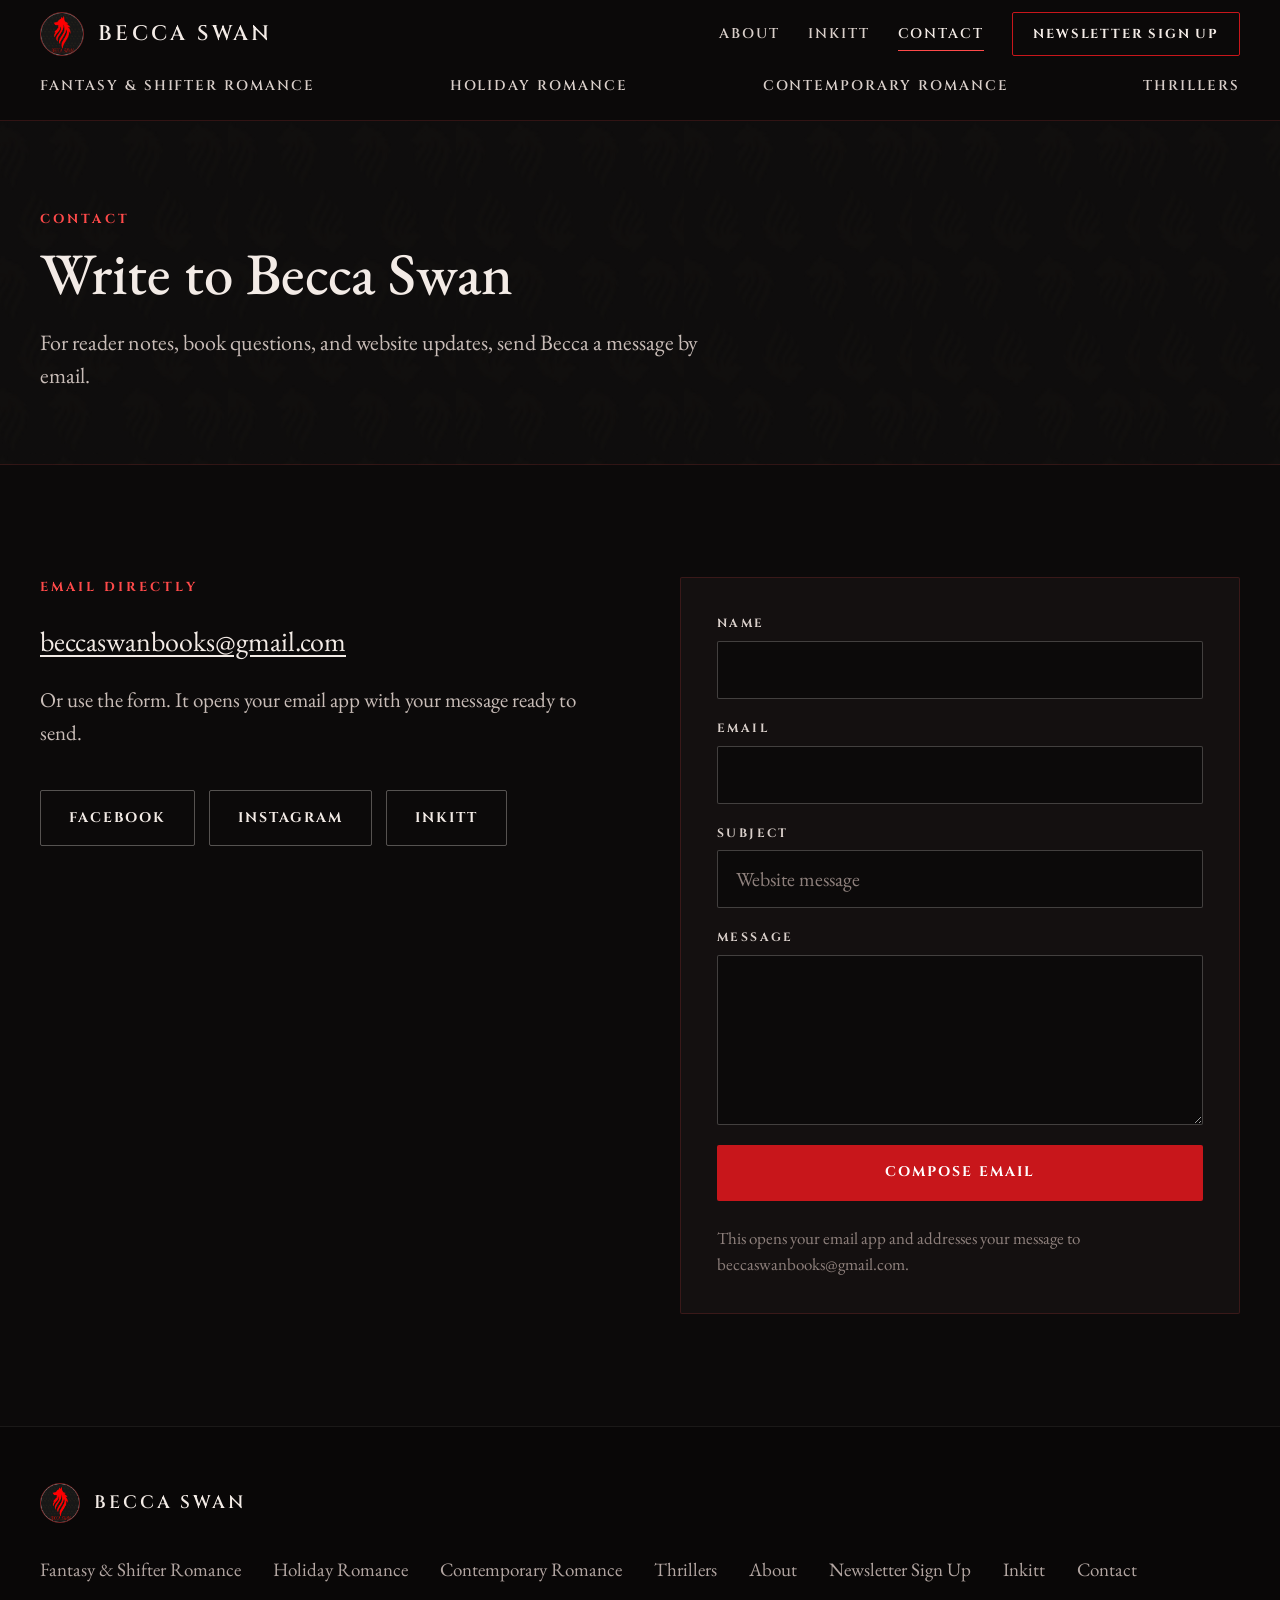
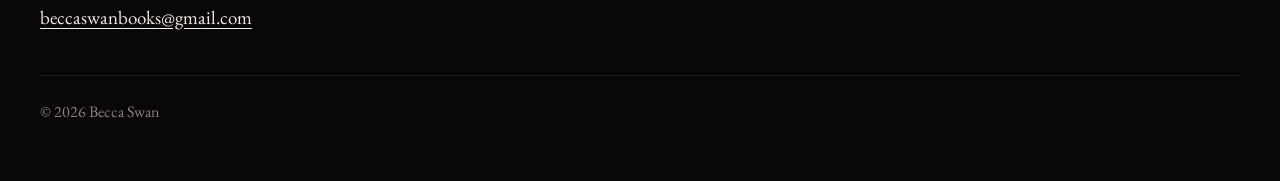
<file: contact/index.html>
<!doctype html>
<html lang="en">
  <head>
    <meta charset="utf-8">
    <meta name="viewport" content="width=device-width, initial-scale=1">
    <title>Contact | Becca Swan</title>
    <meta name="description" content="Contact Becca Swan for reader notes, book questions and website updates.">
    <meta name="theme-color" content="#0c0a0a">
    <meta name="color-scheme" content="dark">
    <link rel="canonical" href="https://www.beccaswan.com/contact/">
    <meta property="og:type" content="website">
    <meta property="og:site_name" content="Becca Swan">
    <meta property="og:title" content="Contact | Becca Swan">
    <meta property="og:description" content="Contact Becca Swan for reader notes, book questions and website updates.">
    <meta property="og:url" content="https://www.beccaswan.com/contact/">
    <meta property="og:image" content="https://www.beccaswan.com/assets/becca-swan-share.jpg">
    <meta property="og:image:width" content="1200">
    <meta property="og:image:height" content="630">
    <meta property="og:image:alt" content="Becca Swan red wolf logo beside the covers of Bella: The Beta’s Daughter, Luna Aleksa’s Escape and The Bach.">
    <meta name="twitter:card" content="summary_large_image">
    <meta name="twitter:title" content="Contact | Becca Swan">
    <meta name="twitter:description" content="Contact Becca Swan for reader notes, book questions and website updates.">
    <meta name="twitter:image" content="https://www.beccaswan.com/assets/becca-swan-share.jpg">
    <link rel="icon" href="../assets/becca-swan-round-logo.jpg">
    <link rel="apple-touch-icon" href="../assets/becca-swan-round-logo.jpg">
    <link rel="manifest" href="../site.webmanifest">
    <link rel="preconnect" href="https://fonts.googleapis.com">
    <link rel="preconnect" href="https://fonts.gstatic.com" crossorigin>
    <link rel="stylesheet" href="https://fonts.googleapis.com/css2?family=Cinzel:wght@500;600;700&amp;family=EB+Garamond:ital,wght@0,400;0,500;1,400;1,500&amp;display=swap">
    <link rel="stylesheet" href="../styles.css?v=newsletter-genres-20261126">
  </head>
  <body>
    <a class="skip-link" href="#main">Skip to content</a>
    <header class="site-header">
      <div class="container header-wrap">
        <a class="brand" href="../" aria-label="Becca Swan home">
          <img src="../assets/becca-swan-round-logo.jpg" alt="" width="44" height="44">
          <span class="brand-name">Becca Swan</span>
        </a>
        <button class="nav-toggle" type="button" data-nav-toggle aria-controls="site-nav" aria-expanded="false" aria-label="Open menu"><svg width="24" height="24" viewBox="0 0 24 24" fill="none" stroke="currentColor" stroke-width="1.6" stroke-linecap="round" aria-hidden="true" focusable="false"><path d="M4 7h16"></path><path d="M4 12h16"></path><path d="M4 17h10"></path></svg></button>
        <nav class="site-nav" id="site-nav" data-nav aria-label="Site">
          <div class="nav-pages">
            <a href="/about/">About</a>
            <a href="https://www.inkitt.com/BeccaSwan" rel="noopener">Inkitt</a>
            <a href="/contact/" aria-current="page">Contact</a>
            <a class="nav-cta" href="/newsletter/">Newsletter Sign Up</a>
          </div>
          <div class="nav-genres">
            <a href="/fantasy-shifter-romance/">Fantasy &amp; Shifter Romance</a>
            <a href="/holiday-romance/">Holiday Romance</a>
            <a href="/contemporary-romance/">Contemporary Romance</a>
            <a href="/thrillers/">Thrillers</a>
          </div>
        </nav>
      </div>
    </header>

    <main id="main">
      <section class="page-hero">
        <div class="container">
          <p class="label">Contact</p>
          <h1>Write to Becca Swan</h1>
          <p class="lead">For reader notes, book questions, and website updates, send Becca a message by email.</p>
        </div>
      </section>

      <section class="section" aria-label="Contact details">
        <div class="container contact-grid">
          <div class="prose">
            <p class="label">Email directly</p>
            <a class="contact-email" href="mailto:beccaswanbooks@gmail.com">beccaswanbooks@gmail.com</a>
            <p>Or use the form. It opens your email app with your message ready to send.</p>
            <div class="actions">
              <a class="btn btn-ghost" href="https://www.facebook.com/authorbeccaswan" target="_blank" rel="noopener noreferrer">Facebook</a>
              <a class="btn btn-ghost" href="https://www.instagram.com/authorbeccaswan/?hl=en" target="_blank" rel="noopener noreferrer">Instagram</a>
              <a class="btn btn-ghost" href="https://www.inkitt.com/BeccaSwan" target="_blank" rel="noopener noreferrer">Inkitt</a>
            </div>
          </div>
          <div class="panel">
            <form class="contact-form" data-mailto-form data-to="beccaswanbooks@gmail.com">
              <div class="field">
                <label for="contact-name">Name</label>
                <input id="contact-name" name="name" type="text" autocomplete="name">
              </div>
              <div class="field">
                <label for="contact-email">Email</label>
                <input id="contact-email" name="email" type="email" autocomplete="email">
              </div>
              <div class="field">
                <label for="contact-subject">Subject</label>
                <input id="contact-subject" name="subject" type="text" placeholder="Website message">
              </div>
              <div class="field">
                <label for="contact-message">Message</label>
                <textarea id="contact-message" name="message"></textarea>
              </div>
              <button class="btn btn-primary" type="submit">Compose email</button>
              <p class="form-note">This opens your email app and addresses your message to beccaswanbooks@gmail.com.</p>
            </form>
          </div>
        </div>
      </section>
    </main>

    <footer class="site-footer">
      <div class="container">
        <div class="footer-top">
          <a class="brand" href="../" aria-label="Becca Swan home">
            <img src="../assets/becca-swan-round-logo.jpg" alt="" width="40" height="40" loading="lazy">
            <span class="brand-name">Becca Swan</span>
          </a>
          <nav class="footer-nav" aria-label="Footer">
            <a href="/fantasy-shifter-romance/">Fantasy &amp; Shifter Romance</a>
            <a href="/holiday-romance/">Holiday Romance</a>
            <a href="/contemporary-romance/">Contemporary Romance</a>
            <a href="/thrillers/">Thrillers</a>
            <a href="/about/">About</a>
            <a href="/newsletter/">Newsletter Sign Up</a>
            <a href="https://www.inkitt.com/BeccaSwan" rel="noopener">Inkitt</a>
            <a href="/contact/">Contact</a>
            <a class="footer-email" href="mailto:beccaswanbooks@gmail.com">beccaswanbooks@gmail.com</a>
          </nav>
        </div>
        <p class="footer-bottom">&copy; <span data-year>2026</span> Becca Swan</p>
      </div>
    </footer>
    <script src="../script.js?v=newsletter-genres-20261126"></script>
  </body>
</html>
</file>
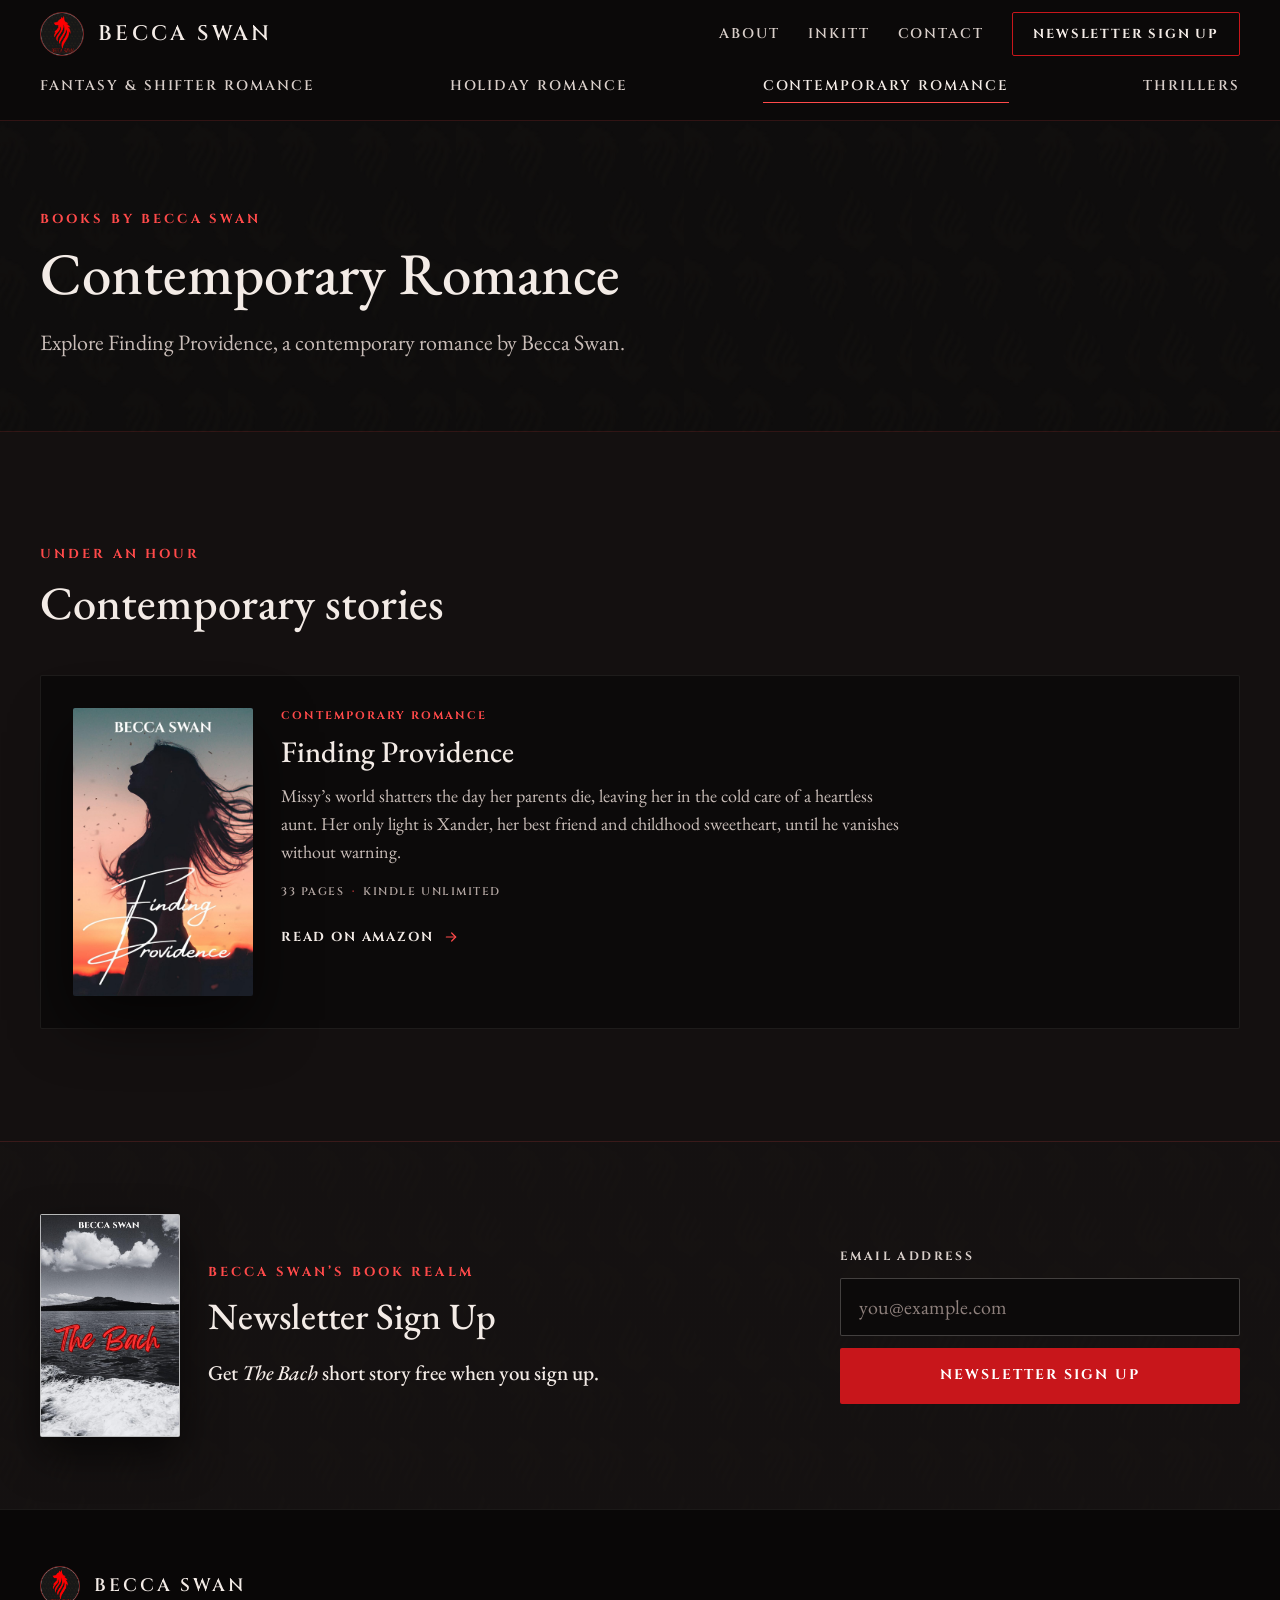
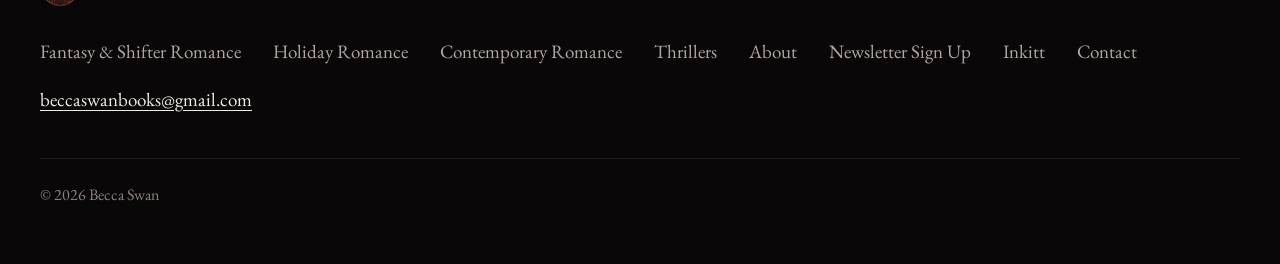
<file: contemporary-romance/index.html>
<!doctype html>
<html lang="en">
  <head>
    <meta charset="utf-8">
    <meta name="viewport" content="width=device-width, initial-scale=1">
    <title>Contemporary Romance | Becca Swan</title>
    <meta name="description" content="Explore contemporary romance by Becca Swan, including Finding Providence. Read the blurb and find the book on Amazon.">
    <meta name="theme-color" content="#0c0a0a">
    <meta name="color-scheme" content="dark">
    <link rel="canonical" href="https://www.beccaswan.com/contemporary-romance/">
    <meta property="og:type" content="website">
    <meta property="og:site_name" content="Becca Swan">
    <meta property="og:title" content="Contemporary Romance | Becca Swan">
    <meta property="og:description" content="Explore contemporary romance by Becca Swan, including Finding Providence. Read the blurb and find the book on Amazon.">
    <meta property="og:url" content="https://www.beccaswan.com/contemporary-romance/">
    <meta property="og:image" content="https://www.beccaswan.com/assets/becca-swan-share.jpg">
    <meta property="og:image:width" content="1200">
    <meta property="og:image:height" content="630">
    <meta property="og:image:alt" content="Becca Swan red wolf logo beside the covers of Bella: The Beta’s Daughter, Luna Aleksa’s Escape and The Bach.">
    <meta name="twitter:card" content="summary_large_image">
    <meta name="twitter:title" content="Contemporary Romance | Becca Swan">
    <meta name="twitter:description" content="Explore contemporary romance by Becca Swan, including Finding Providence. Read the blurb and find the book on Amazon.">
    <meta name="twitter:image" content="https://www.beccaswan.com/assets/becca-swan-share.jpg">
    <link rel="icon" href="../assets/becca-swan-round-logo.jpg">
    <link rel="apple-touch-icon" href="../assets/becca-swan-round-logo.jpg">
    <link rel="manifest" href="../site.webmanifest">
    <link rel="preconnect" href="https://fonts.googleapis.com">
    <link rel="preconnect" href="https://fonts.gstatic.com" crossorigin>
    <link rel="stylesheet" href="https://fonts.googleapis.com/css2?family=Cinzel:wght@500;600;700&amp;family=EB+Garamond:ital,wght@0,400;0,500;1,400;1,500&amp;display=swap">
    <link rel="stylesheet" href="../styles.css?v=newsletter-genres-20261126">
  </head>
  <body class="genre-page">
    <a class="skip-link" href="#main">Skip to content</a>
    <header class="site-header">
      <div class="container header-wrap">
        <a class="brand" href="../" aria-label="Becca Swan home">
          <img src="../assets/becca-swan-round-logo.jpg" alt="" width="44" height="44">
          <span class="brand-name">Becca Swan</span>
        </a>
        <button class="nav-toggle" type="button" data-nav-toggle aria-controls="site-nav" aria-expanded="false" aria-label="Open menu"><svg width="24" height="24" viewBox="0 0 24 24" fill="none" stroke="currentColor" stroke-width="1.6" stroke-linecap="round" aria-hidden="true" focusable="false"><path d="M4 7h16"></path><path d="M4 12h16"></path><path d="M4 17h10"></path></svg></button>
        <nav class="site-nav" id="site-nav" data-nav aria-label="Site">
          <div class="nav-pages">
            <a href="/about/">About</a>
            <a href="https://www.inkitt.com/BeccaSwan" rel="noopener">Inkitt</a>
            <a href="/contact/">Contact</a>
            <a class="nav-cta" href="/newsletter/">Newsletter Sign Up</a>
          </div>
          <div class="nav-genres">
            <a href="/fantasy-shifter-romance/">Fantasy &amp; Shifter Romance</a>
            <a href="/holiday-romance/">Holiday Romance</a>
            <a href="/contemporary-romance/" aria-current="page">Contemporary Romance</a>
            <a href="/thrillers/">Thrillers</a>
          </div>
        </nav>
      </div>
    </header>

    <main id="main">
      <section class="page-hero">
        <div class="container">
          <p class="label">Books by Becca Swan</p>
          <h1>Contemporary Romance</h1>
          <p class="lead">Explore Finding Providence, a contemporary romance by Becca Swan.</p>
        </div>
      </section>

      <section class="section section--alt book-genre" id="contemporary-romance" aria-labelledby="contemporary-romance-title">
        <div class="container">
          <p class="label">Under an hour</p>
          <h2 id="contemporary-romance-title" class="section-title-gap">Contemporary stories</h2>
          <div class="book-pair book-pair--single">

            <article class="book-card" id="finding-providence">
              <img src="../assets/finding-providence-cover.jpg" alt="Cover of Finding Providence" width="640" height="1024" loading="lazy">
              <div>
                <span class="genre">Contemporary romance</span>
                <h3>Finding Providence</h3>
                <p class="blurb">Missy’s world shatters the day her parents die, leaving her in the cold care of a heartless aunt. Her only light is Xander, her best friend and childhood sweetheart, until he vanishes without warning.</p>
                <ul class="meta"><li>33 pages</li><li>Kindle Unlimited</li></ul>
                <a class="text-link" href="https://a.co/d/07lhohNx" rel="noopener">Read on Amazon <svg width="16" height="16" viewBox="0 0 24 24" fill="none" stroke="currentColor" stroke-width="1.8" stroke-linecap="round" stroke-linejoin="round" aria-hidden="true" focusable="false"><path d="M5 12h14"></path><path d="M13 6l6 6-6 6"></path></svg></a>
              </div>
            </article>
          </div>
        </div>
      </section>

      <section class="band band--gift band--compact" id="newsletter" aria-label="Newsletter sign-up">
        <div class="container">
          <div class="newsletter-gift">
            <img class="newsletter-gift-cover" src="../assets/the-bach-cover.jpg" alt="Cover of The Bach by Becca Swan" width="943" height="1500" loading="lazy">
            <div class="band-copy">
              <p class="label">Becca Swan’s Book Realm</p>
              <h2>Newsletter Sign Up</h2>
              <p class="gift-offer"><strong>Get <em>The Bach</em> short story free when you sign up.</strong></p>
            </div>
          </div>
          <form class="signup" action="https://assets.mailerlite.com/jsonp/1979694/forms/199376724610254230/subscribe" method="post" data-signup-form>
              <label class="field-label" for="signup-email">Email address</label>
              <div class="signup-row">
                <input id="signup-email" name="fields[email]" type="email" autocomplete="email" placeholder="you@example.com" required>
                <button class="btn btn-primary" type="submit">Newsletter Sign Up</button>
              </div>
              <p class="form-status" data-signup-status role="status" aria-live="polite"></p>
            </form>
        </div>
      </section>
    </main>

    <footer class="site-footer">
      <div class="container">
        <div class="footer-top">
          <a class="brand" href="../" aria-label="Becca Swan home">
            <img src="../assets/becca-swan-round-logo.jpg" alt="" width="40" height="40" loading="lazy">
            <span class="brand-name">Becca Swan</span>
          </a>
          <nav class="footer-nav" aria-label="Footer">
            <a href="/fantasy-shifter-romance/">Fantasy &amp; Shifter Romance</a>
            <a href="/holiday-romance/">Holiday Romance</a>
            <a href="/contemporary-romance/">Contemporary Romance</a>
            <a href="/thrillers/">Thrillers</a>
            <a href="/about/">About</a>
            <a href="/newsletter/">Newsletter Sign Up</a>
            <a href="https://www.inkitt.com/BeccaSwan" rel="noopener">Inkitt</a>
            <a href="/contact/">Contact</a>
            <a class="footer-email" href="mailto:beccaswanbooks@gmail.com">beccaswanbooks@gmail.com</a>
          </nav>
        </div>
        <p class="footer-bottom">&copy; <span data-year>2026</span> Becca Swan</p>
      </div>
    </footer>
    <script src="../script.js?v=newsletter-genres-20261126"></script>
  </body>
</html>
</file>
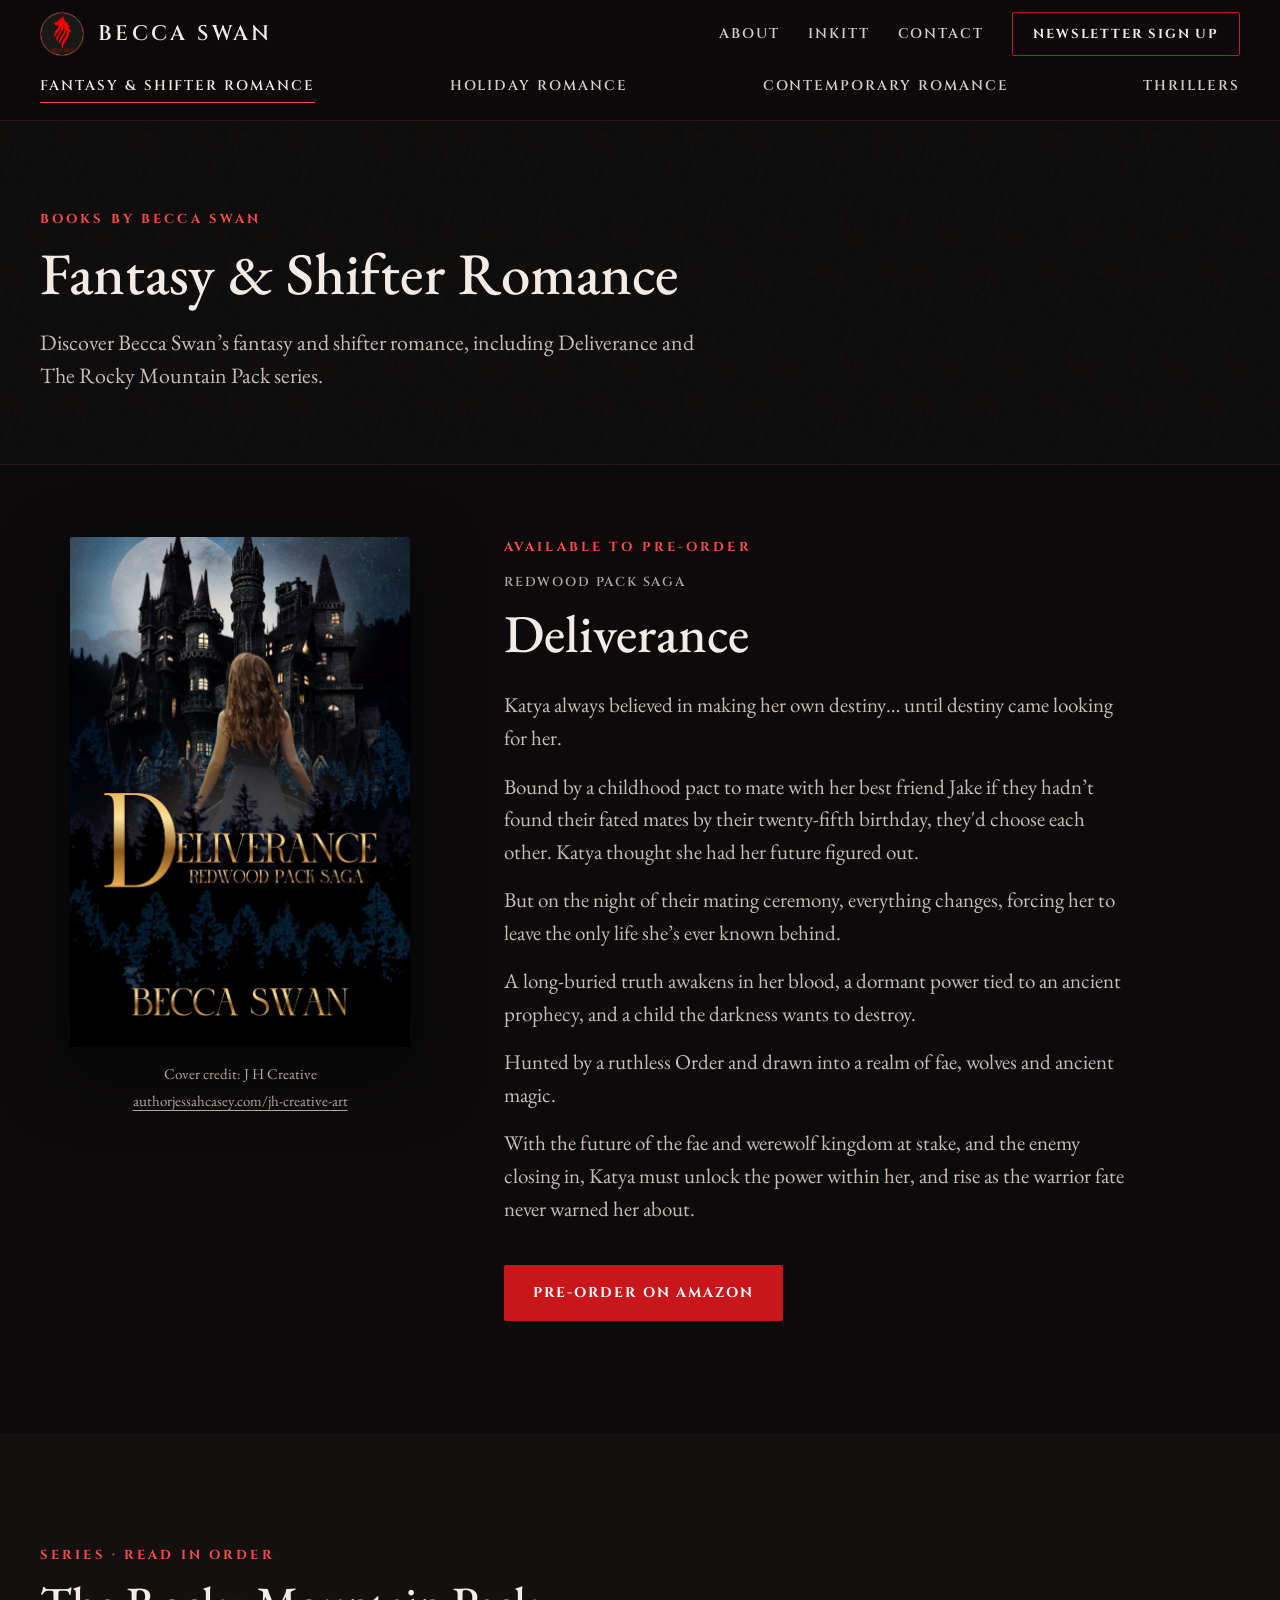
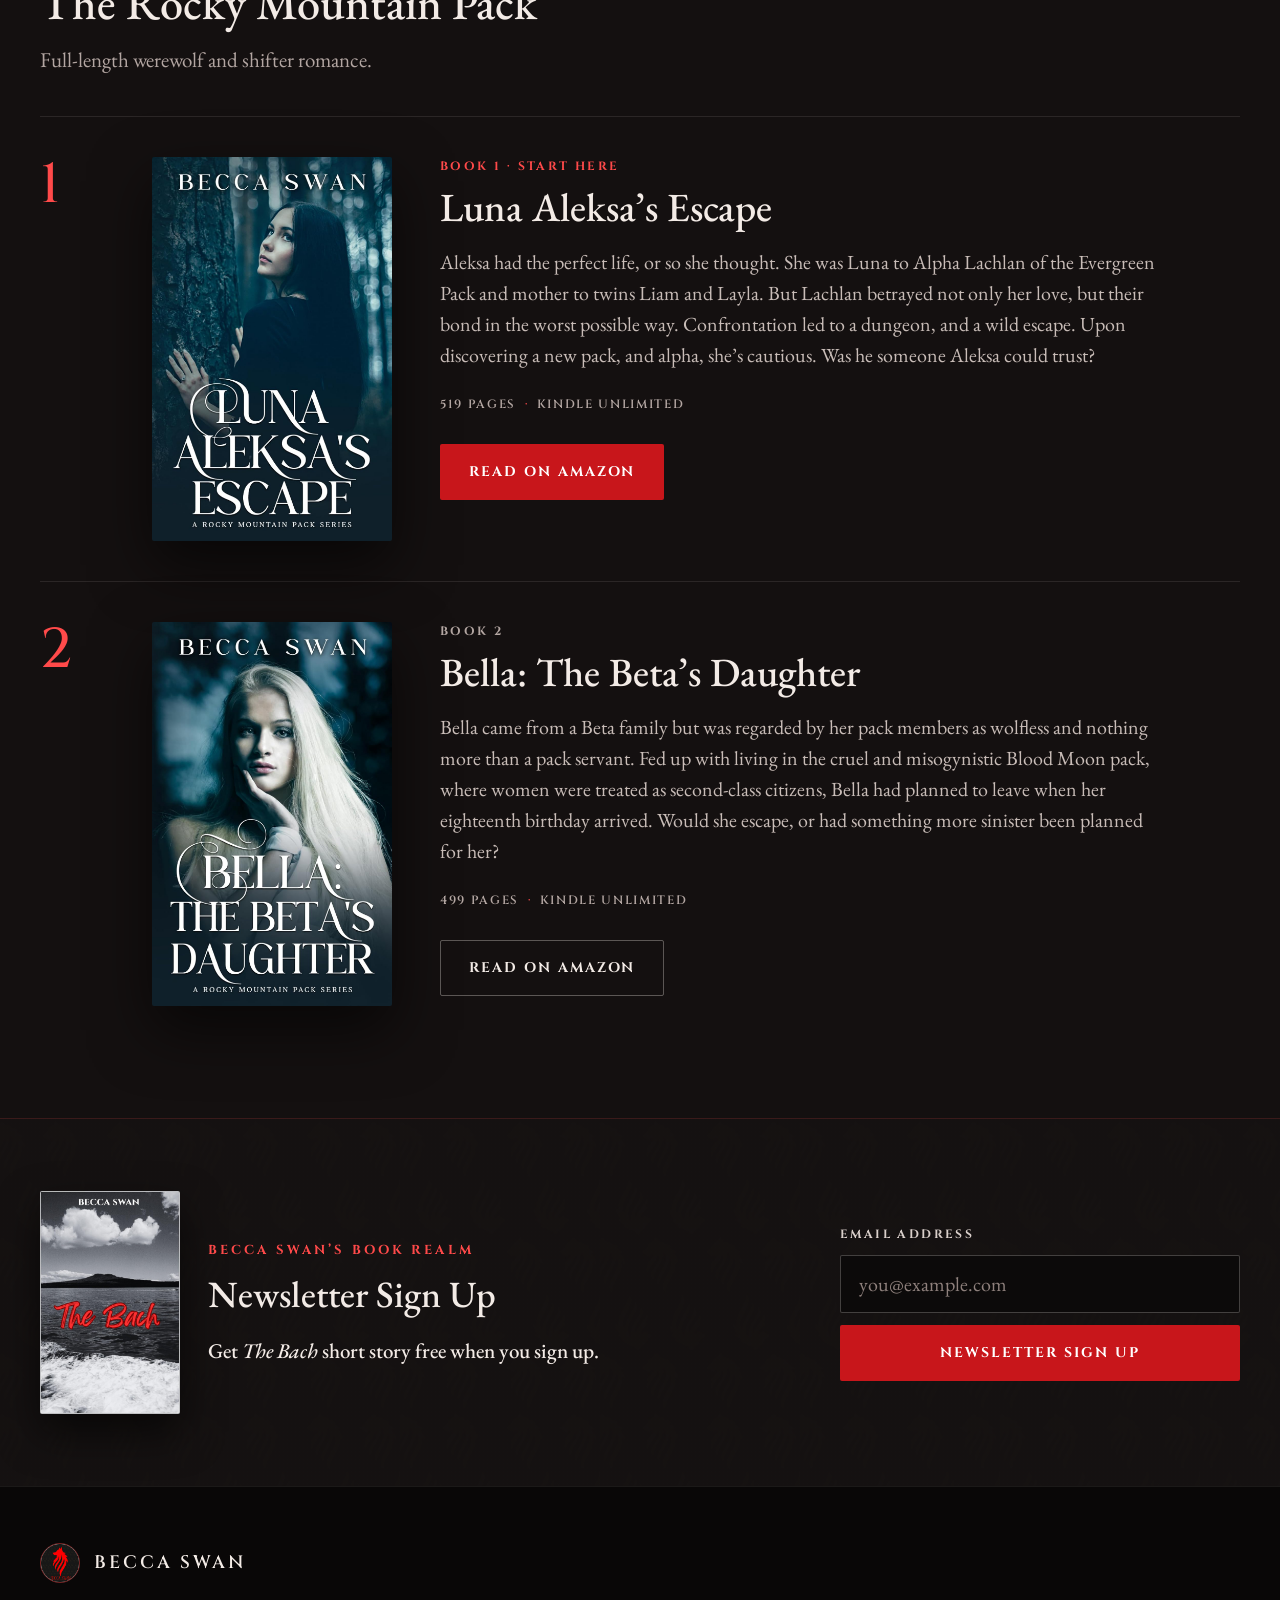
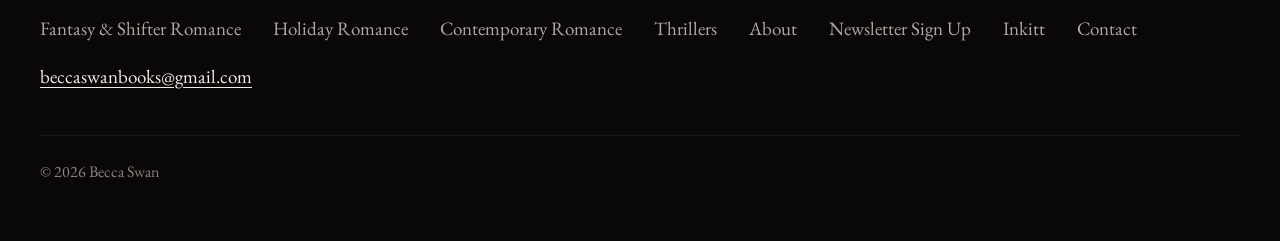
<file: fantasy-shifter-romance/index.html>
<!doctype html>
<html lang="en">
  <head>
    <meta charset="utf-8">
    <meta name="viewport" content="width=device-width, initial-scale=1">
    <title>Fantasy &amp; Shifter Romance | Becca Swan</title>
    <meta name="description" content="Explore fantasy and shifter romance by Becca Swan. Pre-order Deliverance and discover The Rocky Mountain Pack series.">
    <meta name="theme-color" content="#0c0a0a">
    <meta name="color-scheme" content="dark">
    <link rel="canonical" href="https://www.beccaswan.com/fantasy-shifter-romance/">
    <meta property="og:type" content="website">
    <meta property="og:site_name" content="Becca Swan">
    <meta property="og:title" content="Fantasy &amp; Shifter Romance | Becca Swan">
    <meta property="og:description" content="Explore fantasy and shifter romance by Becca Swan. Pre-order Deliverance and discover The Rocky Mountain Pack series.">
    <meta property="og:url" content="https://www.beccaswan.com/fantasy-shifter-romance/">
    <meta property="og:image" content="https://www.beccaswan.com/assets/becca-swan-share.jpg">
    <meta property="og:image:width" content="1200">
    <meta property="og:image:height" content="630">
    <meta property="og:image:alt" content="Becca Swan red wolf logo beside the covers of Bella: The Beta’s Daughter, Luna Aleksa’s Escape and The Bach.">
    <meta name="twitter:card" content="summary_large_image">
    <meta name="twitter:title" content="Fantasy &amp; Shifter Romance | Becca Swan">
    <meta name="twitter:description" content="Explore fantasy and shifter romance by Becca Swan. Pre-order Deliverance and discover The Rocky Mountain Pack series.">
    <meta name="twitter:image" content="https://www.beccaswan.com/assets/becca-swan-share.jpg">
    <link rel="icon" href="../assets/becca-swan-round-logo.jpg">
    <link rel="apple-touch-icon" href="../assets/becca-swan-round-logo.jpg">
    <link rel="manifest" href="../site.webmanifest">
    <link rel="preconnect" href="https://fonts.googleapis.com">
    <link rel="preconnect" href="https://fonts.gstatic.com" crossorigin>
    <link rel="stylesheet" href="https://fonts.googleapis.com/css2?family=Cinzel:wght@500;600;700&amp;family=EB+Garamond:ital,wght@0,400;0,500;1,400;1,500&amp;display=swap">
    <link rel="stylesheet" href="../styles.css?v=newsletter-genres-20261126">
  </head>
  <body class="genre-page">
    <a class="skip-link" href="#main">Skip to content</a>
    <header class="site-header">
      <div class="container header-wrap">
        <a class="brand" href="../" aria-label="Becca Swan home">
          <img src="../assets/becca-swan-round-logo.jpg" alt="" width="44" height="44">
          <span class="brand-name">Becca Swan</span>
        </a>
        <button class="nav-toggle" type="button" data-nav-toggle aria-controls="site-nav" aria-expanded="false" aria-label="Open menu"><svg width="24" height="24" viewBox="0 0 24 24" fill="none" stroke="currentColor" stroke-width="1.6" stroke-linecap="round" aria-hidden="true" focusable="false"><path d="M4 7h16"></path><path d="M4 12h16"></path><path d="M4 17h10"></path></svg></button>
        <nav class="site-nav" id="site-nav" data-nav aria-label="Site">
          <div class="nav-pages">
            <a href="/about/">About</a>
            <a href="https://www.inkitt.com/BeccaSwan" rel="noopener">Inkitt</a>
            <a href="/contact/">Contact</a>
            <a class="nav-cta" href="/newsletter/">Newsletter Sign Up</a>
          </div>
          <div class="nav-genres">
            <a href="/fantasy-shifter-romance/" aria-current="page">Fantasy &amp; Shifter Romance</a>
            <a href="/holiday-romance/">Holiday Romance</a>
            <a href="/contemporary-romance/">Contemporary Romance</a>
            <a href="/thrillers/">Thrillers</a>
          </div>
        </nav>
      </div>
    </header>

    <main id="main">
      <section class="page-hero">
        <div class="container">
          <p class="label">Books by Becca Swan</p>
          <h1 id="fantasy-romance-title">Fantasy &amp; Shifter Romance</h1>
          <p class="lead">Discover Becca Swan’s fantasy and shifter romance, including Deliverance and The Rocky Mountain Pack series.</p>
        </div>
      </section>

      <section class="book-genre" id="fantasy-romance" aria-labelledby="fantasy-romance-title">
        <section class="section feature feature--preorder" id="deliverance" aria-labelledby="deliverance-title">
          <div class="container">
            <figure class="preorder-art">
              <a href="https://a.co/d/0fwezQVM" rel="noopener" aria-label="Pre-order Deliverance on Amazon">
                <img src="../assets/deliverance-cover.jpg" alt="Cover of Deliverance: Redwood Pack Saga by Becca Swan" width="1365" height="2048" loading="lazy">
              </a>
              <figcaption class="cover-credit">Cover credit: J H Creative
                <a class="cover-credit-link" href="https://authorjessahcasey.com/jh-creative-art" rel="noopener">authorjessahcasey.com/jh-creative-art</a>
              </figcaption>
            </figure>
            <div>
              <p class="label">Available to pre-order</p>
              <p class="label label--muted">Redwood Pack Saga</p>
              <h2 class="feature-title" id="deliverance-title">Deliverance</h2>
              <p class="blurb">Katya always believed in making her own destiny… until destiny came looking for her.</p>
              <p class="blurb">Bound by a childhood pact to mate with her best friend Jake if they hadn’t found their fated mates by their twenty-fifth birthday, they'd choose each other. Katya thought she had her future figured out.</p>
              <p class="blurb">But on the night of their mating ceremony, everything changes, forcing her to leave the only life she’s ever known behind.</p>
              <p class="blurb">A long-buried truth awakens in her blood, a dormant power tied to an ancient prophecy, and a child the darkness wants to destroy.</p>
              <p class="blurb">Hunted by a ruthless Order and drawn into a realm of fae, wolves and ancient magic.</p>
              <p class="blurb">With the future of the fae and werewolf kingdom at stake, and the enemy closing in, Katya must unlock the power within her, and rise as the warrior fate never warned her about.</p>
              <div class="actions">
                <a class="btn btn-primary" href="https://a.co/d/0fwezQVM" rel="noopener">Pre-order on Amazon</a>
              </div>
            </div>
          </div>
        </section>

        <section class="section section--alt" id="pack" aria-labelledby="pack-title">
          <div class="container">
            <p class="label">Series · Read in order</p>
            <h2 class="series-title" id="pack-title">The Rocky Mountain Pack</h2>
            <p class="section-intro">Full-length werewolf and shifter romance.</p>

            <article class="series-row" id="luna">
              <span class="series-num" aria-hidden="true">1</span>
              <img class="series-cover" src="../assets/luna-aleksas-escape-cover.jpg" alt="Cover of Luna Aleksa’s Escape" width="640" height="1024" loading="lazy">
              <div>
                <span class="book-status">Book 1 · Start here</span>
                <h3>Luna Aleksa’s Escape</h3>
                <p class="blurb">Aleksa had the perfect life, or so she thought. She was Luna to Alpha Lachlan of the Evergreen Pack and mother to twins Liam and Layla. But Lachlan betrayed not only her love, but their bond in the worst possible way. Confrontation led to a dungeon, and a wild escape. Upon discovering a new pack, and alpha, she’s cautious. Was he someone Aleksa could trust?</p>
                <ul class="meta"><li>519 pages</li><li>Kindle Unlimited</li></ul>
                <div class="actions">
                  <a class="btn btn-primary" href="https://a.co/d/0edsc62Z" rel="noopener">Read on Amazon</a>
                </div>
              </div>
            </article>

            <article class="series-row" id="bella">
              <span class="series-num" aria-hidden="true">2</span>
              <img class="series-cover" src="../assets/bella-the-betas-daughter-cover.jpg" alt="Cover of Bella: The Beta’s Daughter" width="640" height="1024" loading="lazy">
              <div>
                <span class="book-status book-status--muted">Book 2</span>
                <h3>Bella: The Beta’s Daughter</h3>
                <p class="blurb">Bella came from a Beta family but was regarded by her pack members as wolfless and nothing more than a pack servant. Fed up with living in the cruel and misogynistic Blood Moon pack, where women were treated as second-class citizens, Bella had planned to leave when her eighteenth birthday arrived. Would she escape, or had something more sinister been planned for her?</p>
                <ul class="meta"><li>499 pages</li><li>Kindle Unlimited</li></ul>
                <div class="actions">
                  <a class="btn btn-ghost" href="https://a.co/d/03UP69nG" rel="noopener">Read on Amazon</a>
                </div>
              </div>
            </article>
          </div>
        </section>
      </section>

      <section class="band band--gift band--compact" id="newsletter" aria-label="Newsletter sign-up">
        <div class="container">
          <div class="newsletter-gift">
            <img class="newsletter-gift-cover" src="../assets/the-bach-cover.jpg" alt="Cover of The Bach by Becca Swan" width="943" height="1500" loading="lazy">
            <div class="band-copy">
              <p class="label">Becca Swan’s Book Realm</p>
              <h2>Newsletter Sign Up</h2>
              <p class="gift-offer"><strong>Get <em>The Bach</em> short story free when you sign up.</strong></p>
            </div>
          </div>
          <form class="signup" action="https://assets.mailerlite.com/jsonp/1979694/forms/199376724610254230/subscribe" method="post" data-signup-form>
              <label class="field-label" for="signup-email">Email address</label>
              <div class="signup-row">
                <input id="signup-email" name="fields[email]" type="email" autocomplete="email" placeholder="you@example.com" required>
                <button class="btn btn-primary" type="submit">Newsletter Sign Up</button>
              </div>
              <p class="form-status" data-signup-status role="status" aria-live="polite"></p>
            </form>
        </div>
      </section>
    </main>

    <footer class="site-footer">
      <div class="container">
        <div class="footer-top">
          <a class="brand" href="../" aria-label="Becca Swan home">
            <img src="../assets/becca-swan-round-logo.jpg" alt="" width="40" height="40" loading="lazy">
            <span class="brand-name">Becca Swan</span>
          </a>
          <nav class="footer-nav" aria-label="Footer">
            <a href="/fantasy-shifter-romance/">Fantasy &amp; Shifter Romance</a>
            <a href="/holiday-romance/">Holiday Romance</a>
            <a href="/contemporary-romance/">Contemporary Romance</a>
            <a href="/thrillers/">Thrillers</a>
            <a href="/about/">About</a>
            <a href="/newsletter/">Newsletter Sign Up</a>
            <a href="https://www.inkitt.com/BeccaSwan" rel="noopener">Inkitt</a>
            <a href="/contact/">Contact</a>
            <a class="footer-email" href="mailto:beccaswanbooks@gmail.com">beccaswanbooks@gmail.com</a>
          </nav>
        </div>
        <p class="footer-bottom">&copy; <span data-year>2026</span> Becca Swan</p>
      </div>
    </footer>
    <script src="../script.js?v=newsletter-genres-20261126"></script>
  </body>
</html>
</file>
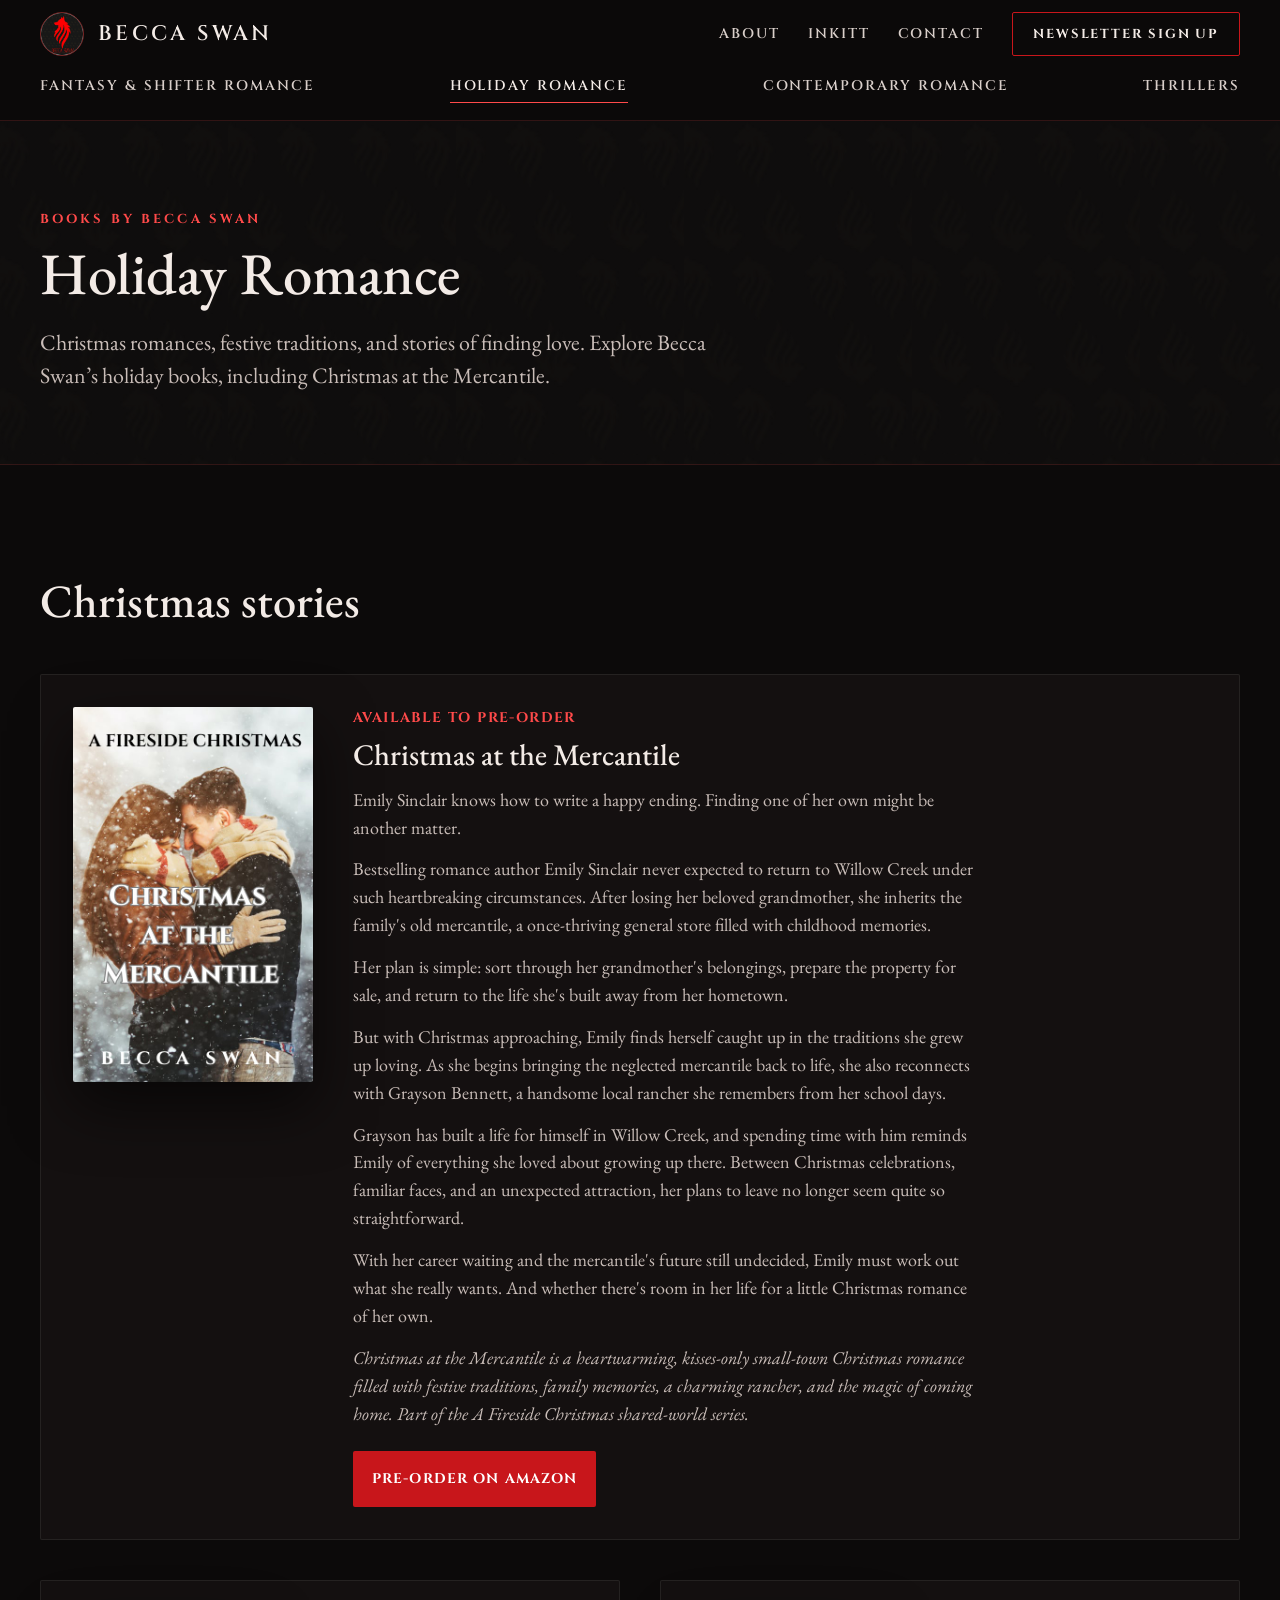
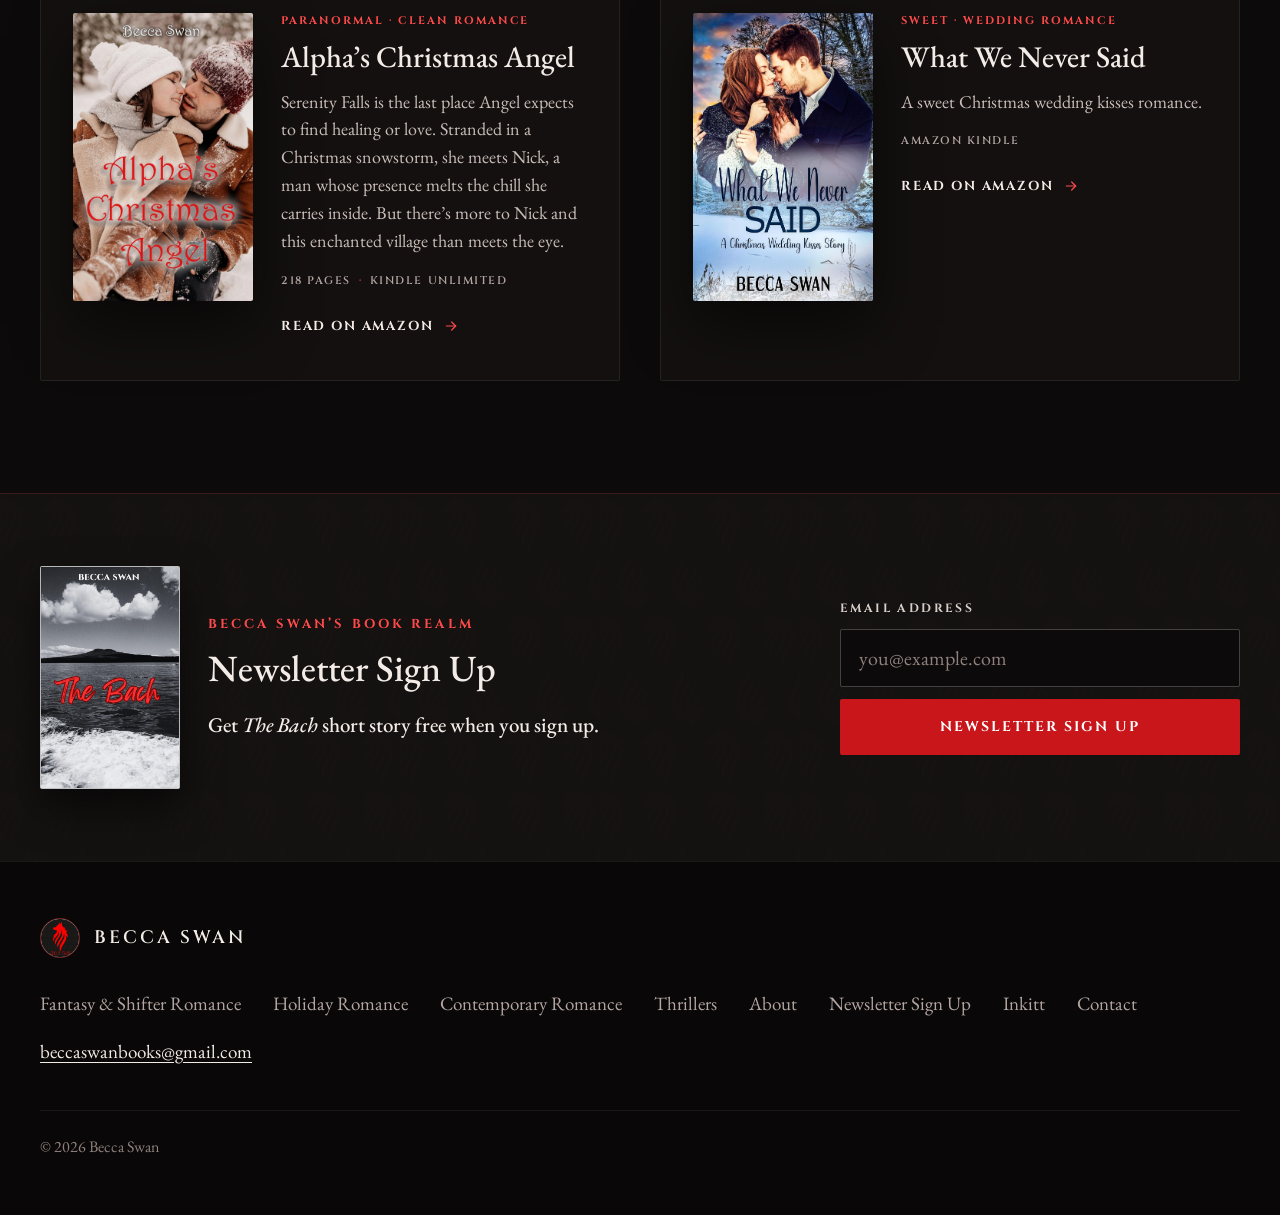
<file: holiday-romance/index.html>
<!doctype html>
<html lang="en">
  <head>
    <meta charset="utf-8">
    <meta name="viewport" content="width=device-width, initial-scale=1">
    <title>Holiday Romance | Becca Swan</title>
    <meta name="description" content="Explore Becca Swan’s holiday romance books, including Christmas at the Mercantile, Alpha’s Christmas Angel, and What We Never Said.">
    <meta name="theme-color" content="#0c0a0a">
    <meta name="color-scheme" content="dark">
    <link rel="canonical" href="https://www.beccaswan.com/holiday-romance/">
    <meta property="og:type" content="website">
    <meta property="og:site_name" content="Becca Swan">
    <meta property="og:title" content="Holiday Romance | Becca Swan">
    <meta property="og:description" content="Explore Becca Swan’s holiday romance books, including Christmas at the Mercantile, Alpha’s Christmas Angel, and What We Never Said.">
    <meta property="og:url" content="https://www.beccaswan.com/holiday-romance/">
    <meta property="og:image" content="https://www.beccaswan.com/assets/becca-swan-share.jpg">
    <meta property="og:image:width" content="1200">
    <meta property="og:image:height" content="630">
    <meta property="og:image:alt" content="Becca Swan red wolf logo beside the covers of Bella: The Beta’s Daughter, Luna Aleksa’s Escape and The Bach.">
    <meta name="twitter:card" content="summary_large_image">
    <meta name="twitter:title" content="Holiday Romance | Becca Swan">
    <meta name="twitter:description" content="Explore Becca Swan’s holiday romance books, including Christmas at the Mercantile, Alpha’s Christmas Angel, and What We Never Said.">
    <meta name="twitter:image" content="https://www.beccaswan.com/assets/becca-swan-share.jpg">
    <link rel="icon" href="../assets/becca-swan-round-logo.jpg">
    <link rel="apple-touch-icon" href="../assets/becca-swan-round-logo.jpg">
    <link rel="manifest" href="../site.webmanifest">
    <link rel="preconnect" href="https://fonts.googleapis.com">
    <link rel="preconnect" href="https://fonts.gstatic.com" crossorigin>
    <link rel="stylesheet" href="https://fonts.googleapis.com/css2?family=Cinzel:wght@500;600;700&amp;family=EB+Garamond:ital,wght@0,400;0,500;1,400;1,500&amp;display=swap">
    <link rel="stylesheet" href="../styles.css?v=newsletter-genres-20261126">
  </head>
  <body class="genre-page">
    <a class="skip-link" href="#main">Skip to content</a>
    <header class="site-header">
      <div class="container header-wrap">
        <a class="brand" href="../" aria-label="Becca Swan home">
          <img src="../assets/becca-swan-round-logo.jpg" alt="" width="44" height="44">
          <span class="brand-name">Becca Swan</span>
        </a>
        <button class="nav-toggle" type="button" data-nav-toggle aria-controls="site-nav" aria-expanded="false" aria-label="Open menu"><svg width="24" height="24" viewBox="0 0 24 24" fill="none" stroke="currentColor" stroke-width="1.6" stroke-linecap="round" aria-hidden="true" focusable="false"><path d="M4 7h16"></path><path d="M4 12h16"></path><path d="M4 17h10"></path></svg></button>
        <nav class="site-nav" id="site-nav" data-nav aria-label="Site">
          <div class="nav-pages">
            <a href="/about/">About</a>
            <a href="https://www.inkitt.com/BeccaSwan" rel="noopener">Inkitt</a>
            <a href="/contact/">Contact</a>
            <a class="nav-cta" href="/newsletter/">Newsletter Sign Up</a>
          </div>
          <div class="nav-genres">
            <a href="/fantasy-shifter-romance/">Fantasy &amp; Shifter Romance</a>
            <a href="/holiday-romance/" aria-current="page">Holiday Romance</a>
            <a href="/contemporary-romance/">Contemporary Romance</a>
            <a href="/thrillers/">Thrillers</a>
          </div>
        </nav>
      </div>
    </header>

    <main id="main">
      <section class="page-hero">
        <div class="container">
          <p class="label">Books by Becca Swan</p>
          <h1>Holiday Romance</h1>
          <p class="lead">Christmas romances, festive traditions, and stories of finding love. Explore Becca Swan’s holiday books, including Christmas at the Mercantile.</p>
        </div>
      </section>

      <section class="section" id="christmas" aria-labelledby="christmas-title">
        <div class="container">
          <h2 id="christmas-title" class="section-title-gap">Christmas stories</h2>
          <div class="book-pair">

            <article class="book-card book-card--preorder" id="christmas-at-the-mercantile">
              <img src="../assets/christmas-at-the-mercantile-cover.jpg" alt="Cover of Christmas at the Mercantile by Becca Swan" width="512" height="800" loading="lazy">
              <div>
                <span class="book-status">Available to pre-order</span>
                <h3>Christmas at the Mercantile</h3>
                <p class="blurb">Emily Sinclair knows how to write a happy ending. Finding one of her own might be another matter.</p>
                <p class="blurb">Bestselling romance author Emily Sinclair never expected to return to Willow Creek under such heartbreaking circumstances. After losing her beloved grandmother, she inherits the family's old mercantile, a once-thriving general store filled with childhood memories.</p>
                <p class="blurb">Her plan is simple: sort through her grandmother's belongings, prepare the property for sale, and return to the life she's built away from her hometown.</p>
                <p class="blurb">But with Christmas approaching, Emily finds herself caught up in the traditions she grew up loving. As she begins bringing the neglected mercantile back to life, she also reconnects with Grayson Bennett, a handsome local rancher she remembers from her school days.</p>
                <p class="blurb">Grayson has built a life for himself in Willow Creek, and spending time with him reminds Emily of everything she loved about growing up there. Between Christmas celebrations, familiar faces, and an unexpected attraction, her plans to leave no longer seem quite so straightforward.</p>
                <p class="blurb">With her career waiting and the mercantile's future still undecided, Emily must work out what she really wants. And whether there's room in her life for a little Christmas romance of her own.</p>
                <p class="blurb"><em>Christmas at the Mercantile is a heartwarming, kisses-only small-town Christmas romance filled with festive traditions, family memories, a charming rancher, and the magic of coming home. Part of the A Fireside Christmas shared-world series.</em></p>
                <div class="actions">
                  <a class="btn btn-primary" href="https://a.co/d/00jKm1qg" rel="noopener">Pre-order on Amazon</a>
                </div>
              </div>
            </article>

            <article class="book-card" id="alphas-christmas-angel">
              <img src="../assets/alphas-christmas-angel-cover.jpg" alt="Cover of Alpha’s Christmas Angel" width="640" height="1024" loading="lazy">
              <div>
                <span class="genre">Paranormal · Clean romance</span>
                <h3>Alpha’s Christmas Angel</h3>
                <p class="blurb">Serenity Falls is the last place Angel expects to find healing or love. Stranded in a Christmas snowstorm, she meets Nick, a man whose presence melts the chill she carries inside. But there’s more to Nick and this enchanted village than meets the eye.</p>
                <ul class="meta"><li>218 pages</li><li>Kindle Unlimited</li></ul>
                <a class="text-link" href="https://a.co/d/09ds3798" rel="noopener">Read on Amazon <svg width="16" height="16" viewBox="0 0 24 24" fill="none" stroke="currentColor" stroke-width="1.8" stroke-linecap="round" stroke-linejoin="round" aria-hidden="true" focusable="false"><path d="M5 12h14"></path><path d="M13 6l6 6-6 6"></path></svg></a>
              </div>
            </article>

            <article class="book-card" id="what-we-never-said">
              <img src="../assets/what-we-never-said-cover.jpg" alt="Cover of What We Never Said" width="640" height="1024" loading="lazy">
              <div>
                <span class="genre">Sweet · Wedding romance</span>
                <h3>What We Never Said</h3>
                <p class="blurb">A sweet Christmas wedding kisses romance.</p>
                <ul class="meta"><li>Amazon Kindle</li></ul>
                <a class="text-link" href="https://amzn.eu/d/0jhZgkJa" rel="noopener">Read on Amazon <svg width="16" height="16" viewBox="0 0 24 24" fill="none" stroke="currentColor" stroke-width="1.8" stroke-linecap="round" stroke-linejoin="round" aria-hidden="true" focusable="false"><path d="M5 12h14"></path><path d="M13 6l6 6-6 6"></path></svg></a>
              </div>
            </article>
          </div>
        </div>
      </section>

      <section class="band band--gift band--compact" id="newsletter" aria-label="Newsletter sign-up">
        <div class="container">
          <div class="newsletter-gift">
            <img class="newsletter-gift-cover" src="../assets/the-bach-cover.jpg" alt="Cover of The Bach by Becca Swan" width="943" height="1500" loading="lazy">
            <div class="band-copy">
              <p class="label">Becca Swan’s Book Realm</p>
              <h2>Newsletter Sign Up</h2>
              <p class="gift-offer"><strong>Get <em>The Bach</em> short story free when you sign up.</strong></p>
            </div>
          </div>
          <form class="signup" action="https://assets.mailerlite.com/jsonp/1979694/forms/199376724610254230/subscribe" method="post" data-signup-form>
              <label class="field-label" for="signup-email">Email address</label>
              <div class="signup-row">
                <input id="signup-email" name="fields[email]" type="email" autocomplete="email" placeholder="you@example.com" required>
                <button class="btn btn-primary" type="submit">Newsletter Sign Up</button>
              </div>
              <p class="form-status" data-signup-status role="status" aria-live="polite"></p>
            </form>
        </div>
      </section>
    </main>

    <footer class="site-footer">
      <div class="container">
        <div class="footer-top">
          <a class="brand" href="../" aria-label="Becca Swan home">
            <img src="../assets/becca-swan-round-logo.jpg" alt="" width="40" height="40" loading="lazy">
            <span class="brand-name">Becca Swan</span>
          </a>
          <nav class="footer-nav" aria-label="Footer">
            <a href="/fantasy-shifter-romance/">Fantasy &amp; Shifter Romance</a>
            <a href="/holiday-romance/">Holiday Romance</a>
            <a href="/contemporary-romance/">Contemporary Romance</a>
            <a href="/thrillers/">Thrillers</a>
            <a href="/about/">About</a>
            <a href="/newsletter/">Newsletter Sign Up</a>
            <a href="https://www.inkitt.com/BeccaSwan" rel="noopener">Inkitt</a>
            <a href="/contact/">Contact</a>
            <a class="footer-email" href="mailto:beccaswanbooks@gmail.com">beccaswanbooks@gmail.com</a>
          </nav>
        </div>
        <p class="footer-bottom">&copy; <span data-year>2026</span> Becca Swan</p>
      </div>
    </footer>
    <script src="../script.js?v=newsletter-genres-20261126"></script>
  </body>
</html>
</file>
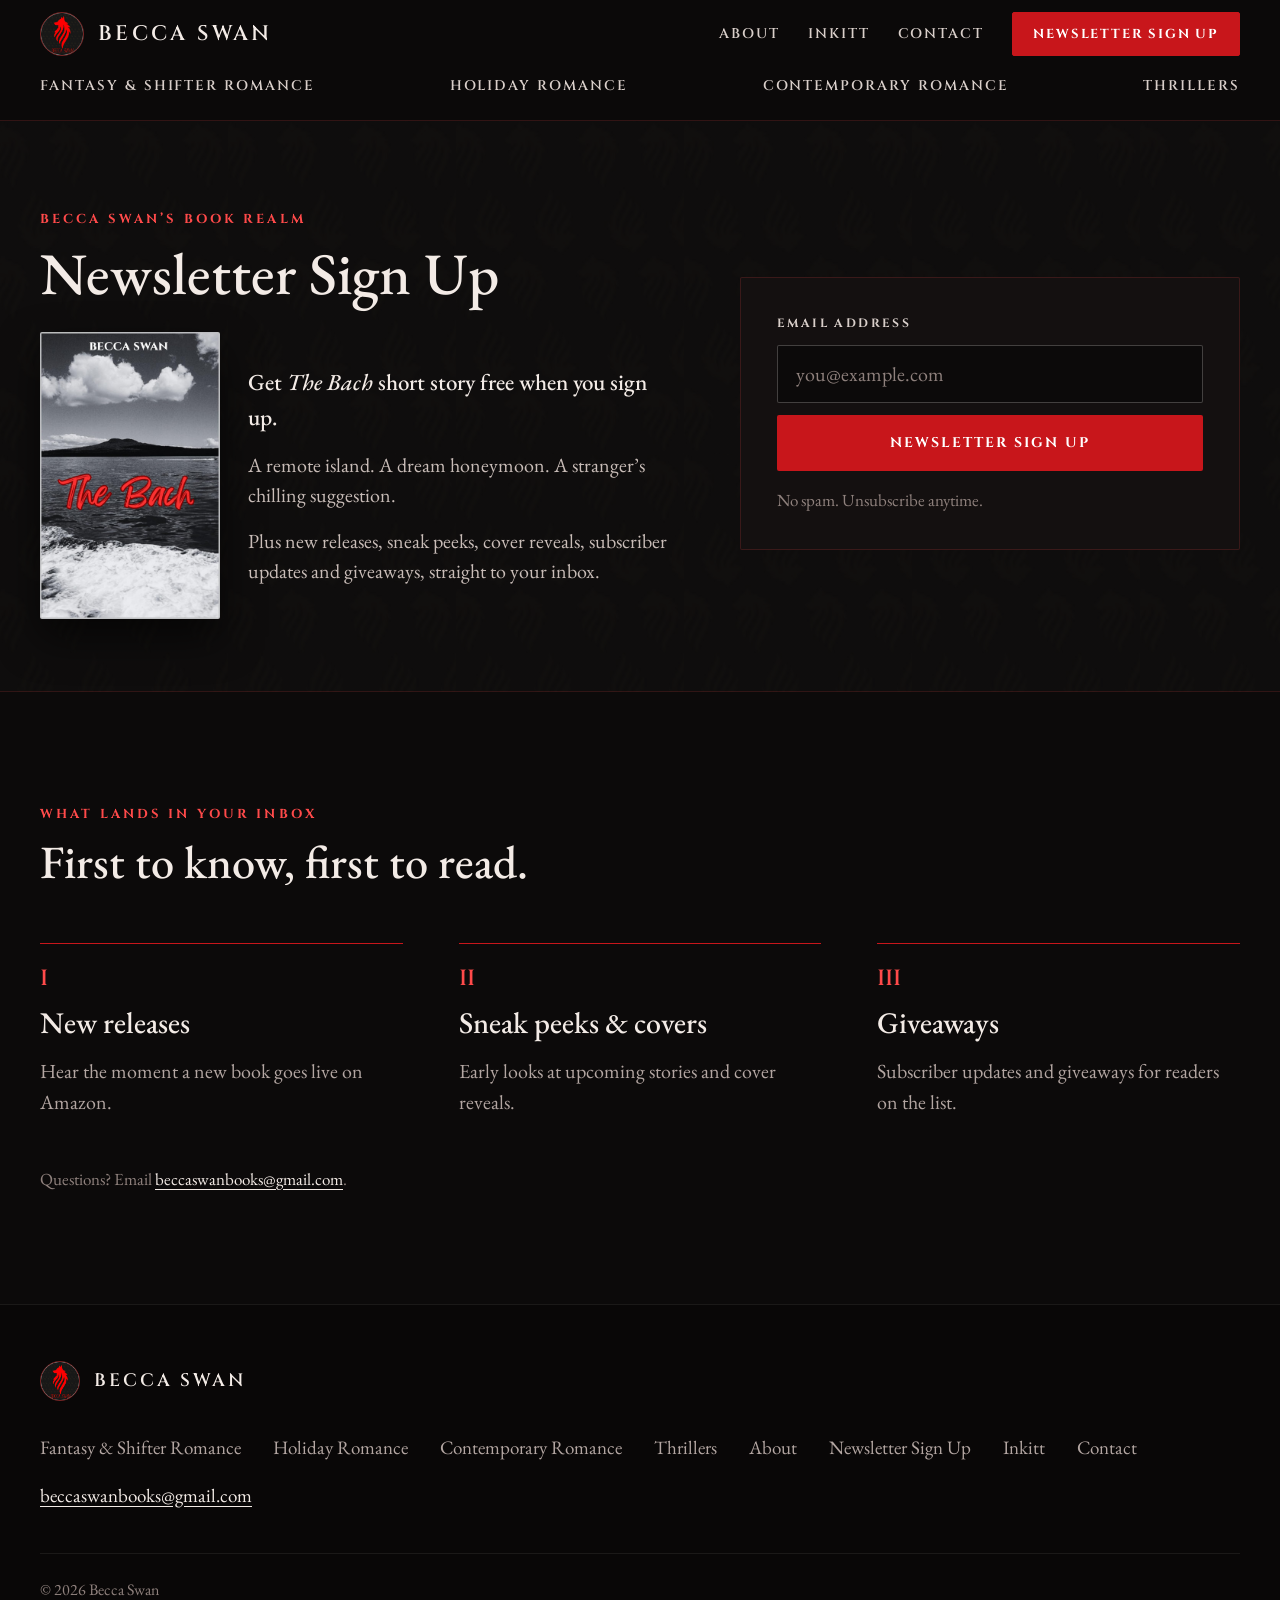
<file: newsletter/index.html>
<!doctype html>
<html lang="en">
  <head>
    <meta charset="utf-8">
    <meta name="viewport" content="width=device-width, initial-scale=1">
    <title>Newsletter | Becca Swan</title>
    <meta name="description" content="Sign up for Becca Swan’s newsletter and get The Bach short story free, plus new releases, sneak peeks, cover reveals and giveaways.">
    <meta name="theme-color" content="#0c0a0a">
    <meta name="color-scheme" content="dark">
    <link rel="canonical" href="https://www.beccaswan.com/newsletter/">
    <meta property="og:type" content="website">
    <meta property="og:site_name" content="Becca Swan">
    <meta property="og:title" content="Newsletter | Becca Swan">
    <meta property="og:description" content="Sign up for Becca Swan’s newsletter and get The Bach short story free, plus new releases, sneak peeks, cover reveals and giveaways.">
    <meta property="og:url" content="https://www.beccaswan.com/newsletter/">
    <meta property="og:image" content="https://www.beccaswan.com/assets/becca-swan-share.jpg">
    <meta property="og:image:width" content="1200">
    <meta property="og:image:height" content="630">
    <meta property="og:image:alt" content="Becca Swan red wolf logo beside the covers of Bella: The Beta’s Daughter, Luna Aleksa’s Escape and The Bach.">
    <meta name="twitter:card" content="summary_large_image">
    <meta name="twitter:title" content="Newsletter | Becca Swan">
    <meta name="twitter:description" content="Sign up for Becca Swan’s newsletter and get The Bach short story free, plus new releases, sneak peeks, cover reveals and giveaways.">
    <meta name="twitter:image" content="https://www.beccaswan.com/assets/becca-swan-share.jpg">
    <link rel="icon" href="../assets/becca-swan-round-logo.jpg">
    <link rel="apple-touch-icon" href="../assets/becca-swan-round-logo.jpg">
    <link rel="manifest" href="../site.webmanifest">
    <link rel="preconnect" href="https://fonts.googleapis.com">
    <link rel="preconnect" href="https://fonts.gstatic.com" crossorigin>
    <link rel="stylesheet" href="https://fonts.googleapis.com/css2?family=Cinzel:wght@500;600;700&amp;family=EB+Garamond:ital,wght@0,400;0,500;1,400;1,500&amp;display=swap">
    <link rel="stylesheet" href="../styles.css?v=newsletter-genres-20261126">
  </head>
  <body>
    <a class="skip-link" href="#main">Skip to content</a>
    <header class="site-header">
      <div class="container header-wrap">
        <a class="brand" href="../" aria-label="Becca Swan home">
          <img src="../assets/becca-swan-round-logo.jpg" alt="" width="44" height="44">
          <span class="brand-name">Becca Swan</span>
        </a>
        <button class="nav-toggle" type="button" data-nav-toggle aria-controls="site-nav" aria-expanded="false" aria-label="Open menu"><svg width="24" height="24" viewBox="0 0 24 24" fill="none" stroke="currentColor" stroke-width="1.6" stroke-linecap="round" aria-hidden="true" focusable="false"><path d="M4 7h16"></path><path d="M4 12h16"></path><path d="M4 17h10"></path></svg></button>
        <nav class="site-nav" id="site-nav" data-nav aria-label="Site">
          <div class="nav-pages">
            <a href="/about/">About</a>
            <a href="https://www.inkitt.com/BeccaSwan" rel="noopener">Inkitt</a>
            <a href="/contact/">Contact</a>
            <a class="nav-cta" href="/newsletter/" aria-current="page">Newsletter Sign Up</a>
          </div>
          <div class="nav-genres">
            <a href="/fantasy-shifter-romance/">Fantasy &amp; Shifter Romance</a>
            <a href="/holiday-romance/">Holiday Romance</a>
            <a href="/contemporary-romance/">Contemporary Romance</a>
            <a href="/thrillers/">Thrillers</a>
          </div>
        </nav>
      </div>
    </header>

    <main id="main">
      <section class="page-hero page-hero--split newsletter-page">
        <div class="container">
          <div>
            <p class="label">Becca Swan’s Book Realm</p>
            <h1>Newsletter Sign Up</h1>
            <div class="newsletter-gift">
              <img class="newsletter-gift-cover" src="../assets/the-bach-cover.jpg" alt="Cover of The Bach by Becca Swan" width="943" height="1500">
              <div>
                <p class="gift-offer"><strong>Get <em>The Bach</em> short story free when you sign up.</strong></p>
                <p class="gift-description">A remote island. A dream honeymoon. A stranger’s chilling suggestion.</p>
                <p class="gift-description">Plus new releases, sneak peeks, cover reveals, subscriber updates and giveaways, straight to your inbox.</p>
              </div>
            </div>
          </div>
          <div class="panel newsletter-panel">
            <form class="signup" action="https://assets.mailerlite.com/jsonp/1979694/forms/199376724610254230/subscribe" method="post" data-signup-form>
              <label class="field-label" for="signup-email">Email address</label>
              <div class="signup-row">
                <input id="signup-email" name="fields[email]" type="email" autocomplete="email" placeholder="you@example.com" required>
                <button class="btn btn-primary" type="submit">Newsletter Sign Up</button>
              </div>
              <p class="form-status" data-signup-status role="status" aria-live="polite"></p>
              <p class="form-note">No spam. Unsubscribe anytime.</p>
            </form>
          </div>
        </div>
      </section>

      <section class="section" aria-labelledby="inbox-title">
        <div class="container">
          <p class="label">What lands in your inbox</p>
          <h2 id="inbox-title">First to know, first to read.</h2>
          <div class="pillars">
            <div class="pillar">
              <span class="pillar-num" aria-hidden="true">I</span>
              <h3>New releases</h3>
              <p>Hear the moment a new book goes live on Amazon.</p>
            </div>
            <div class="pillar">
              <span class="pillar-num" aria-hidden="true">II</span>
              <h3>Sneak peeks &amp; covers</h3>
              <p>Early looks at upcoming stories and cover reveals.</p>
            </div>
            <div class="pillar">
              <span class="pillar-num" aria-hidden="true">III</span>
              <h3>Giveaways</h3>
              <p>Subscriber updates and giveaways for readers on the list.</p>
            </div>
          </div>
          <p class="form-note" style="margin-top: 48px;">Questions? Email <a href="mailto:beccaswanbooks@gmail.com">beccaswanbooks@gmail.com</a>.</p>
        </div>
      </section>
    </main>

    <footer class="site-footer">
      <div class="container">
        <div class="footer-top">
          <a class="brand" href="../" aria-label="Becca Swan home">
            <img src="../assets/becca-swan-round-logo.jpg" alt="" width="40" height="40" loading="lazy">
            <span class="brand-name">Becca Swan</span>
          </a>
          <nav class="footer-nav" aria-label="Footer">
            <a href="/fantasy-shifter-romance/">Fantasy &amp; Shifter Romance</a>
            <a href="/holiday-romance/">Holiday Romance</a>
            <a href="/contemporary-romance/">Contemporary Romance</a>
            <a href="/thrillers/">Thrillers</a>
            <a href="/about/">About</a>
            <a href="/newsletter/">Newsletter Sign Up</a>
            <a href="https://www.inkitt.com/BeccaSwan" rel="noopener">Inkitt</a>
            <a href="/contact/">Contact</a>
            <a class="footer-email" href="mailto:beccaswanbooks@gmail.com">beccaswanbooks@gmail.com</a>
          </nav>
        </div>
        <p class="footer-bottom">&copy; <span data-year>2026</span> Becca Swan</p>
      </div>
    </footer>
    <script src="../script.js?v=newsletter-genres-20261126"></script>
  </body>
</html>
</file>
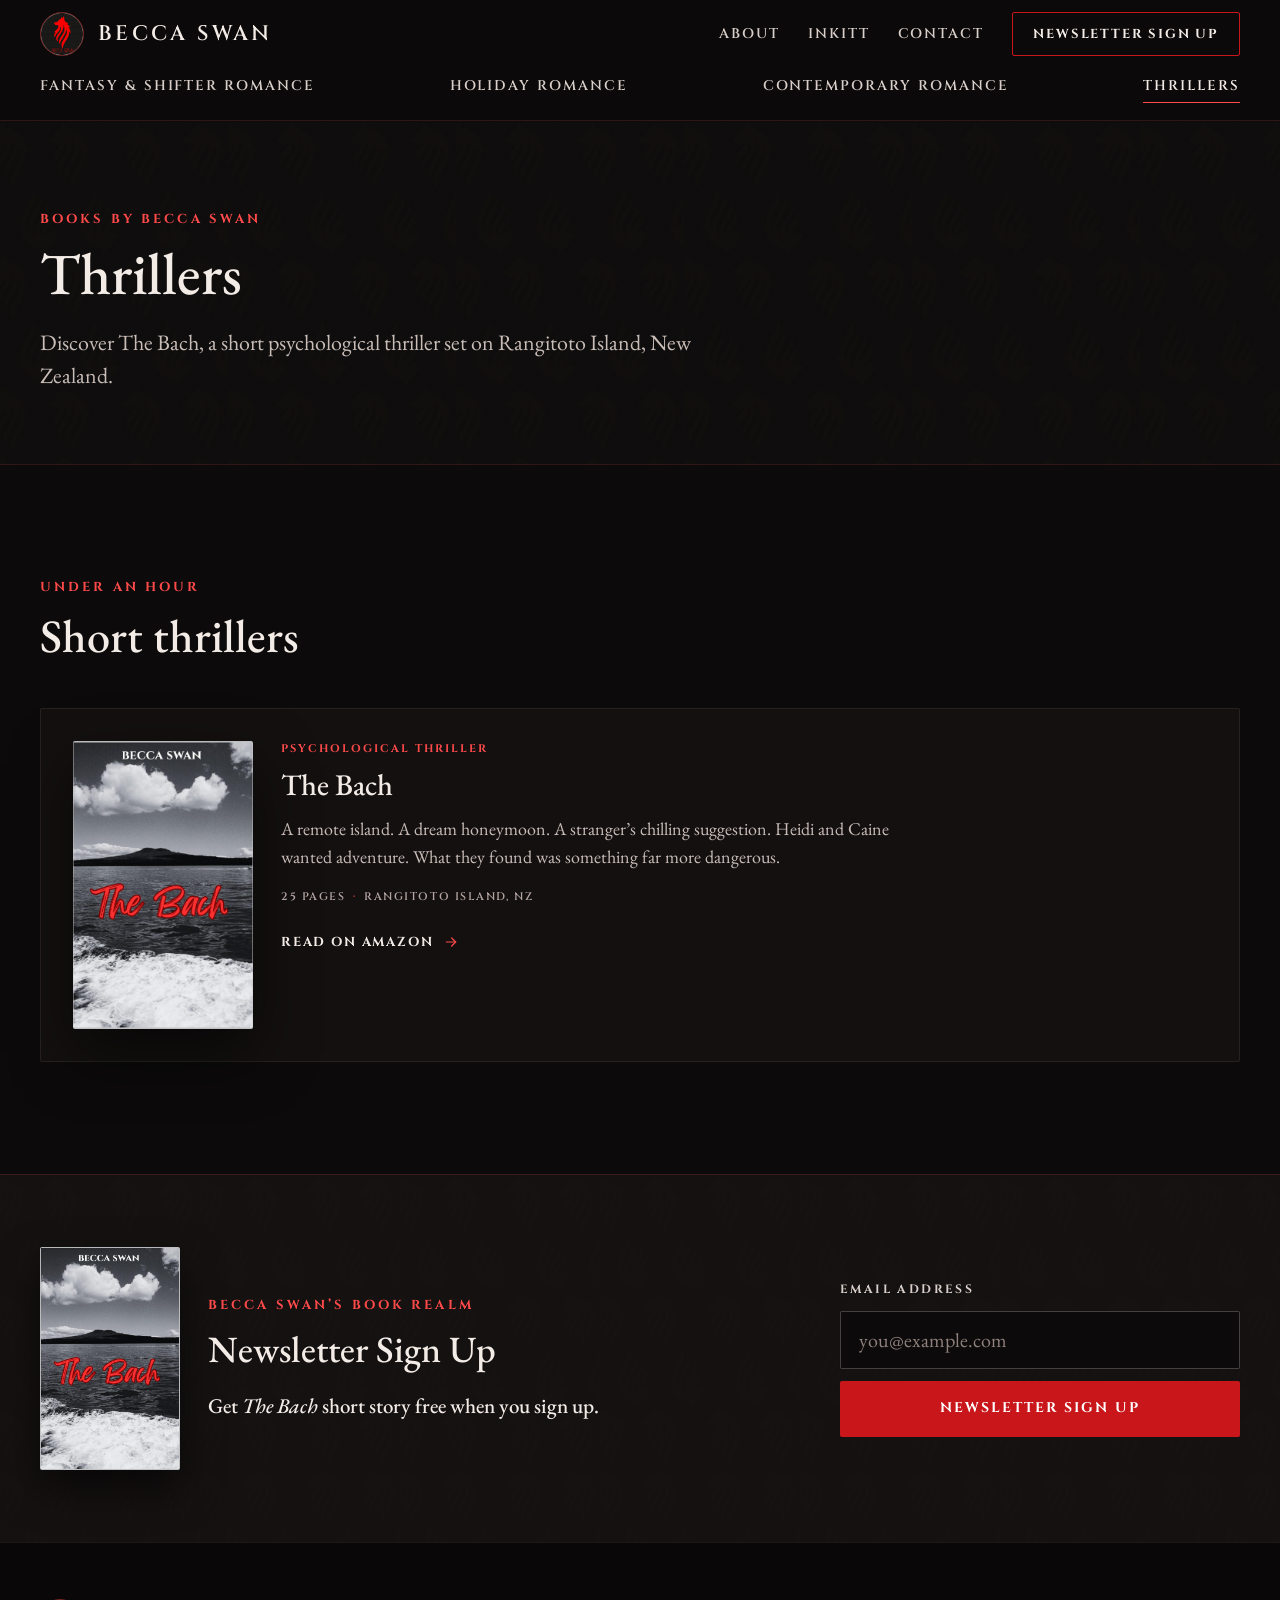
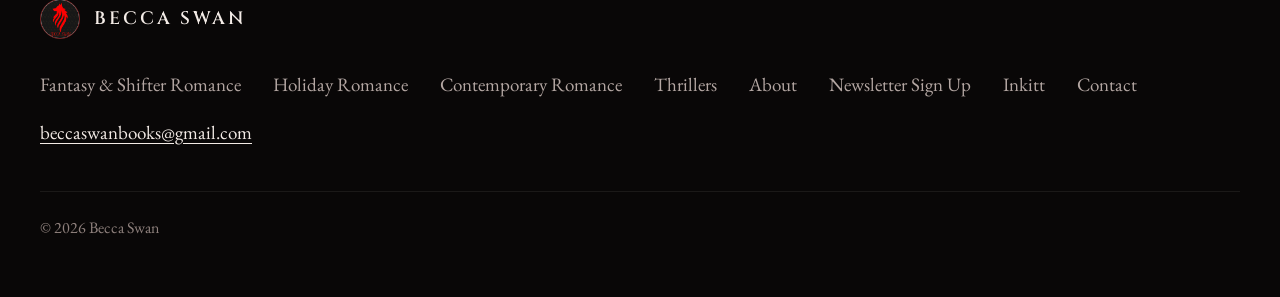
<file: thrillers/index.html>
<!doctype html>
<html lang="en">
  <head>
    <meta charset="utf-8">
    <meta name="viewport" content="width=device-width, initial-scale=1">
    <title>Thrillers | Becca Swan</title>
    <meta name="description" content="Explore thrillers by Becca Swan, including The Bach, a psychological short read set on Rangitoto Island, New Zealand.">
    <meta name="theme-color" content="#0c0a0a">
    <meta name="color-scheme" content="dark">
    <link rel="canonical" href="https://www.beccaswan.com/thrillers/">
    <meta property="og:type" content="website">
    <meta property="og:site_name" content="Becca Swan">
    <meta property="og:title" content="Thrillers | Becca Swan">
    <meta property="og:description" content="Explore thrillers by Becca Swan, including The Bach, a psychological short read set on Rangitoto Island, New Zealand.">
    <meta property="og:url" content="https://www.beccaswan.com/thrillers/">
    <meta property="og:image" content="https://www.beccaswan.com/assets/becca-swan-share.jpg">
    <meta property="og:image:width" content="1200">
    <meta property="og:image:height" content="630">
    <meta property="og:image:alt" content="Becca Swan red wolf logo beside the covers of Bella: The Beta’s Daughter, Luna Aleksa’s Escape and The Bach.">
    <meta name="twitter:card" content="summary_large_image">
    <meta name="twitter:title" content="Thrillers | Becca Swan">
    <meta name="twitter:description" content="Explore thrillers by Becca Swan, including The Bach, a psychological short read set on Rangitoto Island, New Zealand.">
    <meta name="twitter:image" content="https://www.beccaswan.com/assets/becca-swan-share.jpg">
    <link rel="icon" href="../assets/becca-swan-round-logo.jpg">
    <link rel="apple-touch-icon" href="../assets/becca-swan-round-logo.jpg">
    <link rel="manifest" href="../site.webmanifest">
    <link rel="preconnect" href="https://fonts.googleapis.com">
    <link rel="preconnect" href="https://fonts.gstatic.com" crossorigin>
    <link rel="stylesheet" href="https://fonts.googleapis.com/css2?family=Cinzel:wght@500;600;700&amp;family=EB+Garamond:ital,wght@0,400;0,500;1,400;1,500&amp;display=swap">
    <link rel="stylesheet" href="../styles.css?v=newsletter-genres-20261126">
  </head>
  <body class="genre-page">
    <a class="skip-link" href="#main">Skip to content</a>
    <header class="site-header">
      <div class="container header-wrap">
        <a class="brand" href="../" aria-label="Becca Swan home">
          <img src="../assets/becca-swan-round-logo.jpg" alt="" width="44" height="44">
          <span class="brand-name">Becca Swan</span>
        </a>
        <button class="nav-toggle" type="button" data-nav-toggle aria-controls="site-nav" aria-expanded="false" aria-label="Open menu"><svg width="24" height="24" viewBox="0 0 24 24" fill="none" stroke="currentColor" stroke-width="1.6" stroke-linecap="round" aria-hidden="true" focusable="false"><path d="M4 7h16"></path><path d="M4 12h16"></path><path d="M4 17h10"></path></svg></button>
        <nav class="site-nav" id="site-nav" data-nav aria-label="Site">
          <div class="nav-pages">
            <a href="/about/">About</a>
            <a href="https://www.inkitt.com/BeccaSwan" rel="noopener">Inkitt</a>
            <a href="/contact/">Contact</a>
            <a class="nav-cta" href="/newsletter/">Newsletter Sign Up</a>
          </div>
          <div class="nav-genres">
            <a href="/fantasy-shifter-romance/">Fantasy &amp; Shifter Romance</a>
            <a href="/holiday-romance/">Holiday Romance</a>
            <a href="/contemporary-romance/">Contemporary Romance</a>
            <a href="/thrillers/" aria-current="page">Thrillers</a>
          </div>
        </nav>
      </div>
    </header>

    <main id="main">
      <section class="page-hero">
        <div class="container">
          <p class="label">Books by Becca Swan</p>
          <h1>Thrillers</h1>
          <p class="lead">Discover The Bach, a short psychological thriller set on Rangitoto Island, New Zealand.</p>
        </div>
      </section>

      <section class="section book-genre" id="thrillers" aria-labelledby="thrillers-title">
        <div class="container">
          <p class="label">Under an hour</p>
          <h2 id="thrillers-title" class="section-title-gap">Short thrillers</h2>
          <div class="book-pair book-pair--single">

            <article class="book-card" id="the-bach">
              <img src="../assets/the-bach-cover.jpg" alt="Cover of The Bach" width="640" height="1024" loading="lazy">
              <div>
                <span class="genre">Psychological thriller</span>
                <h3>The Bach</h3>
                <p class="blurb">A remote island. A dream honeymoon. A stranger’s chilling suggestion. Heidi and Caine wanted adventure. What they found was something far more dangerous.</p>
                <ul class="meta"><li>25 pages</li><li>Rangitoto Island, NZ</li></ul>
                <a class="text-link" href="https://a.co/d/0jhFkqKK" rel="noopener">Read on Amazon <svg width="16" height="16" viewBox="0 0 24 24" fill="none" stroke="currentColor" stroke-width="1.8" stroke-linecap="round" stroke-linejoin="round" aria-hidden="true" focusable="false"><path d="M5 12h14"></path><path d="M13 6l6 6-6 6"></path></svg></a>
              </div>
            </article>
          </div>
        </div>
      </section>

      <section class="band band--gift band--compact" id="newsletter" aria-label="Newsletter sign-up">
        <div class="container">
          <div class="newsletter-gift">
            <img class="newsletter-gift-cover" src="../assets/the-bach-cover.jpg" alt="Cover of The Bach by Becca Swan" width="943" height="1500" loading="lazy">
            <div class="band-copy">
              <p class="label">Becca Swan’s Book Realm</p>
              <h2>Newsletter Sign Up</h2>
              <p class="gift-offer"><strong>Get <em>The Bach</em> short story free when you sign up.</strong></p>
            </div>
          </div>
          <form class="signup" action="https://assets.mailerlite.com/jsonp/1979694/forms/199376724610254230/subscribe" method="post" data-signup-form>
              <label class="field-label" for="signup-email">Email address</label>
              <div class="signup-row">
                <input id="signup-email" name="fields[email]" type="email" autocomplete="email" placeholder="you@example.com" required>
                <button class="btn btn-primary" type="submit">Newsletter Sign Up</button>
              </div>
              <p class="form-status" data-signup-status role="status" aria-live="polite"></p>
            </form>
        </div>
      </section>
    </main>

    <footer class="site-footer">
      <div class="container">
        <div class="footer-top">
          <a class="brand" href="../" aria-label="Becca Swan home">
            <img src="../assets/becca-swan-round-logo.jpg" alt="" width="40" height="40" loading="lazy">
            <span class="brand-name">Becca Swan</span>
          </a>
          <nav class="footer-nav" aria-label="Footer">
            <a href="/fantasy-shifter-romance/">Fantasy &amp; Shifter Romance</a>
            <a href="/holiday-romance/">Holiday Romance</a>
            <a href="/contemporary-romance/">Contemporary Romance</a>
            <a href="/thrillers/">Thrillers</a>
            <a href="/about/">About</a>
            <a href="/newsletter/">Newsletter Sign Up</a>
            <a href="https://www.inkitt.com/BeccaSwan" rel="noopener">Inkitt</a>
            <a href="/contact/">Contact</a>
            <a class="footer-email" href="mailto:beccaswanbooks@gmail.com">beccaswanbooks@gmail.com</a>
          </nav>
        </div>
        <p class="footer-bottom">&copy; <span data-year>2026</span> Becca Swan</p>
      </div>
    </footer>
    <script src="../script.js?v=newsletter-genres-20261126"></script>
  </body>
</html>
</file>
<file: styles.css>
/* Becca Swan — site styles */

:root {
  --bg: #0c0a0a;
  --surface: #141010;
  --deep: #090707;
  --bone: #f3ebe6;
  --text-2: #c9bdb8;
  --muted: #b3a6a2;
  --faint: #8f817d;
  --nav: #d9cfca;
  --red: #ff4a4a;
  --red-em: #ff5a52;
  --fill: #c8161b;
  --fill-hover: #b3141a;
  --line: rgba(243, 235, 230, 0.08);
  --line-2: rgba(243, 235, 230, 0.24);
  --line-red: rgba(255, 74, 74, 0.16);
  --font-display: "Cinzel", Georgia, "Times New Roman", serif;
  --font-body: "EB Garamond", Georgia, "Times New Roman", serif;
  --page: 1200px;
  --gutter: 20px;
  --header-offset: 144px;
  --shadow-cover: 0 18px 40px rgba(0, 0, 0, 0.6);
}

* {
  box-sizing: border-box;
}

html {
  scroll-behavior: smooth;
  -webkit-text-size-adjust: 100%;
}

body {
  margin: 0;
  background: var(--bg);
  color: var(--bone);
  font-family: var(--font-body);
  font-size: 20px;
  line-height: 1.55;
  -webkit-font-smoothing: antialiased;
}

img {
  display: block;
  max-width: 100%;
  height: auto;
}

a {
  color: inherit;
  text-underline-offset: 4px;
}

a:focus-visible,
button:focus-visible,
input:focus-visible,
textarea:focus-visible {
  outline: 2px solid var(--red);
  outline-offset: 3px;
}

h1,
h2,
h3,
h4 {
  margin: 0;
  font-weight: 500;
  line-height: 1.05;
}

h2 {
  font-size: clamp(2rem, 1.3rem + 2vw, 3.25rem);
}

.container {
  width: min(var(--page), calc(100% - 2 * var(--gutter)));
  margin-inline: auto;
}

section[id],
main[id] {
  scroll-margin-top: var(--header-offset);
}

.visually-hidden {
  position: absolute;
  width: 1px;
  height: 1px;
  overflow: hidden;
  clip: rect(0 0 0 0);
  white-space: nowrap;
}

.skip-link {
  position: absolute;
  left: -9999px;
  top: 12px;
  z-index: 100;
  padding: 10px 16px;
  background: var(--bone);
  color: var(--bg);
  font-family: var(--font-display);
  font-size: 14px;
  font-weight: 700;
}

.skip-link:focus {
  left: 20px;
}

.show-sm {
  display: none;
}

/* ---------- Type helpers ---------- */

.label {
  margin: 0 0 14px;
  font-family: var(--font-display);
  font-size: 13px;
  font-weight: 700;
  letter-spacing: 0.24em;
  text-transform: uppercase;
  color: var(--red);
}

.label--muted {
  font-weight: 600;
  letter-spacing: 0.14em;
  color: var(--muted);
}

.lead {
  max-width: 580px;
  margin: 28px 0 0;
  font-size: 22px;
  line-height: 1.5;
  color: var(--text-2);
}

.meta {
  margin: 22px 0 0;
  padding: 0;
  list-style: none;
  font-family: var(--font-display);
  font-size: 12px;
  font-weight: 600;
  letter-spacing: 0.14em;
  line-height: 1.9;
  text-transform: uppercase;
  color: var(--muted);
}

.meta li {
  display: inline;
}

.meta li + li::before {
  content: "·";
  margin: 0 0.7em;
  color: var(--red);
}

/* ---------- Buttons & links ---------- */

.actions {
  display: flex;
  flex-wrap: wrap;
  align-items: center;
  gap: 14px;
  margin-top: 40px;
}

.btn {
  display: inline-flex;
  align-items: center;
  justify-content: center;
  gap: 12px;
  min-height: 56px;
  padding: 0 28px;
  border: 1px solid transparent;
  border-radius: 2px;
  font-family: var(--font-display);
  font-size: 14px;
  font-weight: 700;
  letter-spacing: 0.14em;
  line-height: 1.2;
  text-align: center;
  text-decoration: none;
  text-transform: uppercase;
  cursor: pointer;
  transition: background-color 0.15s ease, border-color 0.15s ease;
}

.btn-primary {
  background: var(--fill);
  color: #ffffff;
}

.btn-primary:hover {
  background: var(--fill-hover);
}

.btn-primary:disabled {
  opacity: 0.7;
  cursor: wait;
}

.btn-ghost {
  border-color: rgba(243, 235, 230, 0.32);
  color: var(--bone);
}

.btn-ghost:hover {
  border-color: var(--bone);
  background: rgba(243, 235, 230, 0.06);
}

.text-link {
  display: inline-flex;
  align-items: center;
  gap: 10px;
  min-height: 44px;
  font-family: var(--font-display);
  font-size: 13px;
  font-weight: 700;
  letter-spacing: 0.14em;
  text-decoration: none;
  text-transform: uppercase;
  color: var(--bone);
}

.text-link svg {
  flex-shrink: 0;
  color: var(--red);
}

.text-link:hover {
  color: var(--red);
}

.text-link--underline {
  min-height: 0;
  padding-bottom: 6px;
  border-bottom: 1px solid var(--red);
}

.next-link {
  display: inline-flex;
  align-items: center;
  gap: 10px;
  min-height: 44px;
  font-size: 20px;
  font-style: italic;
  text-decoration: none;
  color: var(--bone);
}

.next-link:hover {
  color: var(--red);
}

/* ---------- Header ---------- */

.site-header {
  position: sticky;
  top: 0;
  z-index: 50;
  border-bottom: 1px solid var(--line-red);
  background: rgba(12, 10, 10, 0.96);
  backdrop-filter: blur(10px);
}

.header-wrap {
  position: relative;
  display: block;
  min-height: 0;
  padding-block: 12px;
}

.header-wrap > .brand {
  position: absolute;
  top: 12px;
  left: 0;
}

.brand {
  display: inline-flex;
  align-items: center;
  gap: 14px;
  color: var(--bone);
  text-decoration: none;
}

.brand img {
  width: 44px;
  height: 44px;
  border: 1px solid rgba(255, 74, 74, 0.45);
  border-radius: 50%;
}

.brand-name {
  font-family: var(--font-display);
  font-size: 21px;
  font-weight: 600;
  letter-spacing: 0.16em;
  text-transform: uppercase;
}

.site-nav {
  display: flex;
  flex-direction: column;
  align-items: stretch;
  gap: 8px;
}

.nav-pages,
.nav-genres {
  display: flex;
  align-items: center;
  min-height: 44px;
}

.nav-pages {
  justify-content: flex-end;
  gap: 28px;
  padding-left: 260px;
}

.nav-genres {
  justify-content: space-between;
  gap: 24px;
}

.site-nav a {
  padding: 6px 0;
  white-space: nowrap;
  border-bottom: 1px solid transparent;
  font-family: var(--font-display);
  font-size: 14px;
  font-weight: 600;
  letter-spacing: 0.14em;
  text-decoration: none;
  text-transform: uppercase;
  color: var(--nav);
}

.site-nav a:hover {
  color: var(--bone);
}

.site-nav a[aria-current="page"] {
  border-bottom-color: var(--red);
  color: var(--bone);
}

.site-nav .nav-cta {
  display: inline-flex;
  align-items: center;
  min-height: 44px;
  padding: 0 20px;
  border: 1px solid var(--fill);
  border-radius: 2px;
  font-size: 13px;
  font-weight: 700;
  color: var(--bone);
}

.site-nav .nav-cta:hover,
.site-nav .nav-cta[aria-current="page"] {
  border-color: var(--fill);
  background: var(--fill);
  color: #ffffff;
}

.nav-toggle {
  display: none;
  width: 48px;
  height: 48px;
  align-items: center;
  justify-content: center;
  padding: 0;
  border: 0;
  background: transparent;
  color: var(--bone);
  cursor: pointer;
}

/* ---------- Hero backgrounds ---------- */

.home-intro,
.home-hero,
.page-hero {
  border-bottom: 1px solid rgba(255, 74, 74, 0.14);
  background:
    linear-gradient(rgba(12, 10, 10, 0.8), rgba(12, 10, 10, 0.8)),
    url("assets/swan-pattern.png") 0 0 / 228px auto repeat,
    var(--bg);
}

/* ---------- Home headline ---------- */

.home-intro {
  padding-block: clamp(28px, 4vw, 52px) 0;
  border-bottom: 0;
  text-align: center;
}

.home-intro h1 {
  max-width: 1100px;
  margin: 0 auto;
  font-size: clamp(1.6rem, 1rem + 2.2vw, 3rem);
  line-height: 1.15;
  text-wrap: balance;
}

.home-intro em {
  color: var(--red-em);
}

/* ---------- Home hero ---------- */

.home-hero .container {
  display: grid;
  grid-template-columns: minmax(0, 1fr) minmax(0, 520px);
  gap: 64px;
  align-items: center;
  padding-block: 96px 104px;
}

.home-hero h2 {
  font-size: clamp(2.5rem, 1.2rem + 3.9vw, 4.5rem);
  line-height: 1.02;
  letter-spacing: -0.01em;
}

.home-hero h2 em,
.page-hero h1 em {
  font-style: italic;
  color: var(--red-em);
}

.hero-books {
  width: 100%;
  max-width: 520px;
  margin: 0;
  justify-self: end;
}

.cover-fan {
  position: relative;
  isolation: isolate;
  width: 100%;
  max-width: 520px;
  aspect-ratio: 520 / 540;
  justify-self: end;
}

.cover-fan a {
  position: absolute;
  display: block;
  border-radius: 2px;
  box-shadow: 0 24px 60px rgba(0, 0, 0, 0.65);
}

.cover-fan img {
  width: 100%;
  height: auto;
  aspect-ratio: auto;
  border-radius: 2px;
}

.cover-fan .fan-left {
  z-index: 1;
  left: 4.5%;
  top: 17%;
  width: 42.3%;
  transform: rotate(-7deg);
}

.cover-fan .fan-right {
  z-index: 1;
  right: 4.5%;
  top: 17%;
  width: 42.3%;
  transform: rotate(7deg);
}

.cover-fan .fan-center {
  z-index: 2;
  left: 22.1%;
  top: 4.4%;
  width: 55.8%;
  box-shadow: 0 40px 90px rgba(0, 0, 0, 0.7), 0 0 90px rgba(200, 22, 27, 0.3);
}

/* ---------- Deliverance preorder ---------- */

.home-hero--preorder .container {
  grid-template-columns: minmax(0, 1fr) minmax(0, 520px);
  gap: 64px;
  padding-block: 32px 80px;
}

.home-hero--preorder h2 {
  margin-top: 18px;
  font-size: clamp(2.2rem, 1.2rem + 3.6vw, 4.5rem);
}

.preorder-series {
  margin: 20px 0 0;
  font-family: var(--font-display);
  font-size: 14px;
  line-height: 1.6;
  letter-spacing: 0.1em;
  color: var(--muted);
}

.preorder-tagline {
  max-width: 480px;
  margin: 20px 0 0;
  font-size: 21px;
  line-height: 1.5;
  color: var(--text-2);
}

.preorder-tagline em {
  color: var(--red-em);
}

.preorder-art {
  display: block;
  width: 100%;
  max-width: 340px;
  margin: 0;
  justify-self: center;
}

.preorder-art a {
  display: block;
}

.preorder-art img {
  display: block;
  width: 100%;
  height: auto;
  border-radius: 2px;
  box-shadow: 0 24px 70px rgba(0, 0, 0, 0.55);
}

.cover-credit {
  margin-top: 16px;
  font-size: 15px;
  line-height: 1.5;
  text-align: center;
  color: var(--muted);
}

.cover-credit-link {
  display: block;
  margin-top: 4px;
  overflow-wrap: anywhere;
}

.cover-credit-link:hover {
  color: var(--bone);
}

/* ---------- Strip ---------- */

.strip {
  border-bottom: 1px solid var(--line);
}

.strip ul {
  display: flex;
  flex-wrap: wrap;
  align-items: center;
  justify-content: center;
  gap: 10px 24px;
  min-height: 76px;
  margin: 0;
  padding: 12px 0;
  list-style: none;
  font-family: var(--font-display);
  font-size: 13px;
  font-weight: 600;
  letter-spacing: 0.18em;
  text-transform: uppercase;
  color: var(--muted);
}

.strip li {
  display: inline-flex;
  align-items: center;
  gap: 24px;
}

.strip li + li::before {
  content: "";
  width: 5px;
  height: 5px;
  border-radius: 50%;
  background: var(--red);
}

/* ---------- Sections ---------- */

.section {
  padding-block: 112px;
}

.section--alt {
  background: var(--surface);
}

.section--rule {
  border-top: 1px solid var(--line);
}

.section-head {
  display: flex;
  align-items: flex-end;
  justify-content: space-between;
  gap: 32px;
  margin-bottom: 48px;
}

.section-intro {
  margin: 16px 0 40px;
  font-size: 21px;
  color: var(--muted);
}

/* ---------- Featured book ---------- */

.feature .container {
  display: grid;
  grid-template-columns: 400px minmax(0, 1fr);
  gap: 96px;
  align-items: center;
}

.feature--preorder .container {
  grid-template-columns: minmax(0, 400px) minmax(0, 1fr);
  gap: 64px;
  align-items: start;
}

.feature-cover {
  width: 100%;
  aspect-ratio: 5 / 8;
  object-fit: cover;
  border-radius: 2px;
  box-shadow: 0 40px 100px rgba(0, 0, 0, 0.7), 0 0 100px rgba(200, 22, 27, 0.22);
}

.feature h2,
.feature .feature-title {
  font-size: clamp(2.25rem, 1.4rem + 2.4vw, 3.75rem);
}

.blurb {
  max-width: 620px;
  margin: 28px 0 0;
  font-size: 21px;
  line-height: 1.55;
  color: var(--text-2);
}

.blurb + .blurb {
  margin-top: 16px;
}

.feature .actions {
  gap: 20px 28px;
}

/* ---------- Holiday romance ---------- */

.holiday-snippet {
  padding-block: 72px;
  scroll-margin-top: var(--header-offset);
}

.holiday-snippet .container {
  display: grid;
  grid-template-columns: minmax(0, 0.9fr) minmax(0, 1.1fr);
  gap: 48px;
  align-items: center;
}

.holiday-snippet .section-intro {
  max-width: 440px;
  margin: 18px 0 24px;
}

.holiday-preview {
  display: grid;
  grid-template-columns: repeat(3, minmax(0, 1fr));
  gap: 20px;
  margin: 0;
  padding: 0;
  list-style: none;
}

.holiday-preview li {
  min-width: 0;
}

.holiday-preview a {
  display: block;
  max-width: 160px;
  margin-inline: auto;
  text-decoration: none;
}

.holiday-preview img {
  width: 100%;
  height: auto;
  border-radius: 2px;
  box-shadow: var(--shadow-cover);
  transition: transform 0.2s ease;
}

.holiday-preview a:hover img {
  transform: translateY(-4px);
}

.holiday-preview .title {
  display: block;
  margin-top: 12px;
  font-size: 21px;
  line-height: 1.2;
}

.holiday-preview a:hover .title {
  color: var(--red);
}

.holiday-preview .book-status {
  margin-top: 10px;
  font-size: 12px;
  letter-spacing: 0.08em;
}

/* ---------- Shelf ---------- */

.shelf {
  display: grid;
  grid-template-columns: repeat(4, minmax(0, 1fr));
  gap: 28px;
  margin: 0;
  padding: 0;
  list-style: none;
}

.shelf a {
  display: flex;
  flex-direction: column;
  gap: 12px;
  color: var(--bone);
  text-decoration: none;
}

.shelf img {
  width: 100%;
  aspect-ratio: 5 / 8;
  margin-bottom: 2px;
  object-fit: cover;
  border-radius: 2px;
  box-shadow: var(--shadow-cover);
  transition: transform 0.2s ease;
}

.shelf a:hover img {
  transform: translateY(-4px);
}

.genre {
  display: block;
  line-height: 1.5;
  font-family: var(--font-display);
  font-size: 11px;
  font-weight: 700;
  letter-spacing: 0.18em;
  text-transform: uppercase;
  color: var(--red);
}

.shelf .title {
  font-size: 21px;
  line-height: 1.2;
}

.shelf a:hover .title {
  color: var(--red);
}

/* ---------- Pillars ---------- */

.pillars {
  display: grid;
  grid-template-columns: repeat(3, minmax(0, 1fr));
  gap: 56px;
  margin-top: 56px;
}

.pillar {
  display: flex;
  flex-direction: column;
  gap: 16px;
  padding-top: 24px;
  border-top: 1px solid var(--fill);
}

.pillar-num {
  font-family: var(--font-display);
  font-size: 22px;
  font-weight: 600;
  line-height: 1;
  color: var(--red);
}

.pillar h3 {
  font-size: 30px;
  line-height: 1.15;
}

.pillar p {
  margin: 0;
  font-size: 20px;
  color: var(--muted);
}

/* ---------- Newsletter band ---------- */

.band {
  padding-block: 96px;
  border-block: 1px solid var(--line-red);
  background:
    linear-gradient(rgba(20, 16, 16, 0.88), rgba(20, 16, 16, 0.88)),
    url("assets/swan-pattern.png") 0 0 / 200px auto repeat,
    var(--surface);
}

.band .container {
  display: flex;
  align-items: center;
  justify-content: space-between;
  gap: 80px;
}

.band-copy {
  max-width: 560px;
}

.band-copy p:last-child {
  margin: 20px 0 0;
  font-size: 21px;
  line-height: 1.5;
  color: var(--text-2);
}

.band--compact {
  padding-block: 72px;
  border-bottom: 0;
}

.band--compact h2 {
  font-size: clamp(1.75rem, 1.2rem + 1.4vw, 2.5rem);
  line-height: 1.1;
}

.newsletter-gift {
  display: grid;
  grid-template-columns: 140px minmax(0, 1fr);
  gap: 28px;
  align-items: center;
  min-width: 0;
}

.newsletter-gift-cover {
  display: block;
  width: 100%;
  height: auto;
  border-radius: 2px;
  box-shadow: var(--shadow-cover);
}

.newsletter-gift .gift-offer {
  margin: 18px 0 0;
  font-size: 21px;
  line-height: 1.5;
  color: var(--text-2);
}

.newsletter-gift .gift-offer strong {
  font-weight: 500;
  color: var(--bone);
}

.newsletter-gift .gift-description {
  margin: 16px 0 0;
  font-size: 20px;
  line-height: 1.5;
  color: var(--text-2);
}

.band--gift .container {
  gap: 48px;
}

.band--gift .newsletter-gift {
  flex: 1 1 auto;
}

.band--gift .signup {
  flex-shrink: 0;
  width: 400px;
}

.band--gift .signup-row,
.newsletter-panel .signup-row {
  flex-direction: column;
}

.band--gift .signup-row .btn,
.newsletter-panel .signup-row .btn {
  white-space: normal;
}

.newsletter-page .newsletter-gift {
  grid-template-columns: 180px minmax(0, 1fr);
  margin-top: 28px;
}

.newsletter-page .gift-offer {
  margin-top: 0;
  font-size: 23px;
}

/* ---------- Forms ---------- */

.signup {
  display: flex;
  flex-direction: column;
  gap: 12px;
  width: 540px;
  max-width: 100%;
}

.signup-row {
  display: flex;
  gap: 12px;
}

.signup-row input {
  flex: 1 1 auto;
  min-width: 0;
}

.signup-row .btn {
  flex-shrink: 0;
  white-space: nowrap;
}

.field {
  display: flex;
  flex-direction: column;
  gap: 8px;
}

.field-label,
.field label {
  font-family: var(--font-display);
  font-size: 12px;
  font-weight: 700;
  letter-spacing: 0.2em;
  text-transform: uppercase;
  color: var(--nav);
}

input,
textarea {
  width: 100%;
  min-height: 58px;
  padding: 0 18px;
  border: 1px solid var(--line-2);
  border-radius: 2px;
  background: var(--bg);
  color: var(--bone);
  font-family: var(--font-body);
  font-size: 20px;
  font-weight: 400;
}

textarea {
  min-height: 170px;
  padding: 14px 18px;
  line-height: 1.5;
  resize: vertical;
}

input::placeholder,
textarea::placeholder {
  color: var(--faint);
}

input:focus,
textarea:focus {
  border-color: rgba(255, 74, 74, 0.6);
}

.form-note {
  margin: 4px 0 0;
  font-size: 17px;
  color: var(--faint);
}

.form-note a {
  color: var(--bone);
}

.form-status {
  min-height: 1.5em;
  margin: 0;
  font-size: 18px;
  color: var(--bone);
}

.form-status:empty {
  display: none;
}

.form-status[data-state="ok"] {
  color: #9fd8a4;
}

.form-status a {
  color: var(--bone);
}

.panel {
  padding: 36px;
  border: 1px solid var(--line-red);
  border-radius: 2px;
  background: var(--surface);
}

.contact-form {
  display: flex;
  flex-direction: column;
  gap: 20px;
}

/* ---------- Inkitt band ---------- */

.inkitt .container {
  display: flex;
  align-items: center;
  justify-content: space-between;
  gap: 64px;
  padding-block: 64px;
}

.inkitt p.inkitt-copy {
  max-width: 760px;
  margin: 0;
  font-size: 24px;
  line-height: 1.45;
}

.inkitt .label {
  margin-bottom: 8px;
}

.inkitt .btn {
  flex-shrink: 0;
}

/* ---------- Footer ---------- */

.site-footer {
  padding-block: 56px;
  border-top: 1px solid var(--line);
  background: var(--deep);
}

.footer-top {
  display: flex;
  flex-wrap: wrap;
  align-items: center;
  justify-content: space-between;
  gap: 24px 32px;
}

.site-footer .brand img {
  width: 40px;
  height: 40px;
}

.site-footer .brand-name {
  font-size: 18px;
}

.footer-nav {
  display: flex;
  flex-wrap: wrap;
  align-items: center;
  gap: 4px 32px;
  font-size: 19px;
}

.footer-nav a {
  display: inline-flex;
  align-items: center;
  min-height: 44px;
  color: var(--muted);
  text-decoration: none;
}

.footer-nav a:hover {
  color: var(--bone);
}

.footer-nav .footer-email {
  color: var(--bone);
  text-decoration: underline;
}

.footer-bottom {
  margin: 36px 0 0;
  padding-top: 24px;
  border-top: 1px solid var(--line);
  font-size: 16px;
  color: var(--faint);
}

/* ---------- Inner page hero ---------- */

.page-hero .container {
  padding-block: 88px 72px;
}

.page-hero h1 {
  font-size: clamp(2.5rem, 1.6rem + 2.6vw, 4rem);
  line-height: 1.04;
}

.page-hero .lead {
  max-width: 680px;
  margin-top: 22px;
}

.page-hero--split .container {
  display: grid;
  grid-template-columns: minmax(0, 1fr) minmax(0, 500px);
  gap: 64px;
  align-items: center;
}

.chips {
  display: flex;
  flex-wrap: wrap;
  gap: 12px;
  margin-top: 36px;
}

.chip {
  display: inline-flex;
  align-items: center;
  gap: 10px;
  min-height: 44px;
  padding: 0 18px;
  border: 1px solid rgba(243, 235, 230, 0.2);
  border-radius: 999px;
  font-family: var(--font-display);
  font-size: 12px;
  font-weight: 700;
  letter-spacing: 0.14em;
  text-decoration: none;
  text-transform: uppercase;
  color: var(--bone);
}

.chip span {
  color: var(--red);
}

.chip:hover {
  border-color: var(--red);
}

/* ---------- Books page ---------- */

.book-genre {
  scroll-margin-top: var(--header-offset);
}

.genre-heading {
  padding-block: 56px 32px;
}

.book-genre > .feature {
  padding-top: 0;
  scroll-margin-top: var(--header-offset);
}

.genre-page .book-genre > .feature {
  padding-top: 72px;
}

.series-title {
  font-size: clamp(2rem, 1.3rem + 2vw, 3.25rem);
}

.series-row {
  display: grid;
  grid-template-columns: 64px 240px minmax(0, 1fr);
  gap: 48px;
  align-items: start;
  padding-block: 40px;
  border-top: 1px solid rgba(243, 235, 230, 0.1);
  scroll-margin-top: var(--header-offset);
}

.series-row:last-child {
  padding-bottom: 0;
}

.series-num {
  font-family: var(--font-display);
  font-size: 56px;
  font-weight: 500;
  line-height: 1;
  color: var(--red);
}

.series-cover,
.book-card img {
  width: 100%;
  aspect-ratio: 5 / 8;
  object-fit: cover;
  border-radius: 2px;
  box-shadow: 0 24px 60px rgba(0, 0, 0, 0.6);
}

.book-status {
  display: block;
  line-height: 1.5;
  font-family: var(--font-display);
  font-size: 12px;
  font-weight: 700;
  letter-spacing: 0.2em;
  text-transform: uppercase;
  color: var(--red);
}

.book-status--muted {
  color: var(--muted);
}

.series-row h3,
.series-row h4 {
  margin-top: 10px;
  font-size: 40px;
  line-height: 1.1;
}

.series-row .blurb {
  max-width: 720px;
  margin-top: 18px;
  font-size: 20px;
}

.series-row .actions {
  margin-top: 28px;
}

.book-pair {
  display: grid;
  grid-template-columns: repeat(2, minmax(0, 1fr));
  gap: 40px;
}

.book-pair--single {
  grid-template-columns: minmax(0, 1fr);
}

.book-card {
  display: grid;
  grid-template-columns: 180px minmax(0, 1fr);
  gap: 28px;
  align-items: start;
  padding: 32px;
  border: 1px solid var(--line);
  border-radius: 2px;
  background: var(--surface);
  scroll-margin-top: var(--header-offset);
}

.section--alt .book-card {
  background: var(--bg);
}

.book-card h3 {
  margin-top: 10px;
  font-size: 30px;
  line-height: 1.12;
}

.book-card .blurb {
  margin-top: 14px;
  font-size: 18px;
}

.book-card .meta {
  margin-top: 16px;
  font-size: 11px;
}

.book-card .text-link {
  margin-top: 12px;
}

.book-card--preorder {
  grid-column: 1 / -1;
  grid-template-columns: 240px minmax(0, 1fr);
  gap: 40px;
}

.book-card--preorder img {
  aspect-ratio: auto;
  height: auto;
}

.book-card--preorder .book-status {
  font-size: 14px;
  letter-spacing: 0.1em;
}

.book-card--preorder .actions {
  margin-top: 24px;
}

.book-card--preorder .btn {
  padding: 14px 18px;
  letter-spacing: 0.08em;
}

.section-title-gap {
  margin-bottom: 48px;
}

/* ---------- About page ---------- */

.about-grid {
  display: grid;
  grid-template-columns: minmax(0, 1fr) 360px;
  gap: 96px;
  align-items: start;
}

.prose p:not(.label) {
  max-width: 680px;
  margin: 0 0 20px;
  font-size: 21px;
  line-height: 1.6;
  color: var(--text-2);
}

.prose h2 {
  margin-bottom: 32px;
}

.about-covers {
  position: sticky;
  top: 120px;
  display: grid;
  grid-template-columns: repeat(2, minmax(0, 1fr));
  gap: 20px;
  margin: 0;
  padding: 0;
  list-style: none;
}

.about-covers img {
  width: 100%;
  aspect-ratio: 5 / 8;
  object-fit: cover;
  border-radius: 2px;
  box-shadow: var(--shadow-cover);
}

/* ---------- Contact page ---------- */

.contact-grid {
  display: grid;
  grid-template-columns: minmax(0, 1fr) minmax(0, 560px);
  gap: 96px;
  align-items: start;
}

.contact-email {
  display: inline-block;
  margin-top: 8px;
  font-size: 28px;
  color: var(--bone);
  overflow-wrap: anywhere;
}

.contact-grid .prose p:not(.label) {
  margin-top: 20px;
}

/* ---------- Responsive ---------- */

@media (max-width: 1100px) {
  :root {
    --header-offset: 84px;
  }

  .header-wrap {
    display: flex;
    align-items: center;
    justify-content: space-between;
    gap: 24px;
    min-height: 64px;
    padding-block: 0;
  }

  .header-wrap > .brand {
    position: static;
  }

  .nav-pages,
  .nav-genres {
    flex-direction: column;
    flex-shrink: 0;
    align-items: stretch;
    gap: 0;
    min-height: 0;
    padding: 0;
  }

  .brand img {
    width: 34px;
    height: 34px;
  }

  .brand-name {
    font-size: 16px;
  }

  .nav-toggle {
    display: inline-flex;
    margin-right: -12px;
  }

  .site-nav {
    position: absolute;
    top: 100%;
    right: calc(-1 * var(--gutter));
    left: calc(-1 * var(--gutter));
    display: none;
    flex-direction: column;
    align-items: stretch;
    gap: 0;
    max-height: calc(100dvh - 64px);
    overflow-y: auto;
    padding: 8px var(--gutter) 24px;
    border-bottom: 1px solid var(--line-red);
    background: #0c0a0a;
    box-shadow: 0 24px 48px rgba(0, 0, 0, 0.5);
  }

  .site-nav.open {
    display: flex;
  }

  .site-nav a {
    display: flex;
    white-space: normal;
    align-items: center;
    min-height: 52px;
    padding: 0;
    border-bottom: 1px solid var(--line);
  }

  .site-nav a[aria-current="page"] {
    border-bottom-color: var(--line);
    color: var(--red);
  }

  .site-nav .nav-cta {
    justify-content: center;
    margin-top: 16px;
    min-height: 52px;
    border: 1px solid var(--fill);
    background: var(--fill);
    color: #ffffff;
  }

  .home-hero .container,
  .home-hero--preorder .container {
    grid-template-columns: minmax(0, 1fr);
    gap: 48px;
    padding-block: 32px 80px;
  }

  .hero-books,
  .cover-fan {
    justify-self: center;
  }

  .book-pair {
    grid-template-columns: minmax(0, 1fr);
  }

  .page-hero--split .container {
    grid-template-columns: minmax(0, 1fr);
    gap: 40px;
  }
}

@media (max-width: 1000px) {
  .band--gift .signup {
    width: 100%;
    max-width: 540px;
  }

  .feature .container {
    grid-template-columns: 280px minmax(0, 1fr);
    gap: 48px;
  }

  .shelf {
    grid-template-columns: repeat(2, minmax(0, 1fr));
    row-gap: 40px;
  }

  .band .container,
  .inkitt .container {
    flex-direction: column;
    align-items: stretch;
    gap: 32px;
  }

  .inkitt .container {
    align-items: flex-start;
  }

  .about-grid,
  .contact-grid {
    grid-template-columns: minmax(0, 1fr);
    gap: 56px;
  }

  .about-covers {
    position: static;
    grid-template-columns: repeat(4, minmax(0, 1fr));
    max-width: 640px;
  }
}

@media (max-width: 900px) {
  .holiday-snippet .container {
    grid-template-columns: minmax(0, 1fr);
    gap: 32px;
  }

  .holiday-preview {
    width: 100%;
    max-width: 560px;
    margin-inline: auto;
  }

  .strip li:not(.strip-key) {
    display: none;
  }

  .pillars {
    grid-template-columns: minmax(0, 1fr);
    gap: 36px;
    margin-top: 36px;
  }

  .series-row {
    grid-template-columns: 180px minmax(0, 1fr);
    gap: 32px;
  }

  .series-num {
    display: none;
  }

  .series-row h3,
  .series-row h4 {
    font-size: 32px;
  }
}

@media (max-width: 700px) {
  .strip ul {
    min-height: 56px;
    font-size: 11px;
    letter-spacing: 0.16em;
  }

  .feature .container,
  .feature--preorder .container {
    grid-template-columns: minmax(0, 1fr);
    gap: 36px;
  }

  .feature-cover {
    width: 220px;
    justify-self: center;
  }

  .shelf {
    display: flex;
    gap: 16px;
    margin-right: calc(-1 * var(--gutter));
    padding-right: var(--gutter);
    padding-bottom: 6px;
    overflow-x: auto;
    scroll-snap-type: x mandatory;
  }

  .shelf li {
    flex: 0 0 140px;
    scroll-snap-align: start;
  }

  .shelf .title {
    font-size: 18px;
  }

  .genre {
    font-size: 10px;
    letter-spacing: 0.16em;
  }
}

@media (max-width: 600px) {
  .newsletter-gift,
  .newsletter-page .newsletter-gift {
    grid-template-columns: 100px minmax(0, 1fr);
    gap: 18px;
  }

  .newsletter-gift .gift-offer,
  .newsletter-gift .gift-description {
    font-size: 19px;
  }

  .band--gift .container {
    gap: 28px;
  }

  .holiday-snippet {
    padding-block: 56px;
  }

  .holiday-preview {
    gap: 12px;
  }

  .holiday-preview .title {
    font-size: 18px;
  }

  body {
    font-size: 19px;
  }

  .hide-sm {
    display: none;
  }

  .show-sm {
    display: inline;
  }

  .label {
    font-size: 11px;
    letter-spacing: 0.2em;
  }

  .lead {
    margin-top: 18px;
    font-size: 19px;
  }

  .home-hero .container {
    gap: 40px;
    padding-block: 24px 48px;
  }

  .home-hero h2 {
    line-height: 1.06;
  }

  .actions {
    flex-direction: column;
    align-items: stretch;
    gap: 12px;
    margin-top: 28px;
  }

  .btn {
    min-height: 56px;
    padding: 0 20px;
    font-size: 13px;
  }

  .next-link {
    justify-content: center;
    font-size: 19px;
  }

  .section {
    padding-block: 56px;
  }

  .section-head {
    margin-bottom: 24px;
  }

  .section-head h2 {
    font-size: 32px;
  }

  .blurb {
    margin-top: 16px;
    font-size: 19px;
  }

  .pillar {
    gap: 10px;
    padding-top: 18px;
  }

  .pillar h3 {
    font-size: 26px;
  }

  .pillar p {
    font-size: 18px;
  }

  .band {
    padding-block: 56px;
  }

  .band-copy p:last-child {
    font-size: 19px;
  }

  .signup-row {
    flex-direction: column;
  }

  .signup-row .btn {
    width: 100%;
  }

  .inkitt .container {
    padding-block: 48px;
  }

  .inkitt p.inkitt-copy {
    font-size: 20px;
  }

  .inkitt .btn {
    width: 100%;
  }

  .site-footer {
    padding-block: 40px;
  }

  .footer-nav {
    display: grid;
    grid-template-columns: repeat(2, minmax(0, 1fr));
    width: 100%;
    column-gap: 16px;
  }

  .footer-nav .footer-email {
    grid-column: 1 / -1;
  }

  .page-hero .container {
    padding-block: 48px 40px;
  }

  .series-row {
    grid-template-columns: minmax(0, 1fr);
    gap: 24px;
  }

  .series-cover {
    width: 200px;
  }

  .series-row h3,
  .series-row h4 {
    font-size: 30px;
  }

  .series-row .blurb {
    font-size: 19px;
  }

  .book-card {
    grid-template-columns: minmax(0, 1fr);
    gap: 20px;
    padding: 24px 20px;
  }

  .book-card img {
    width: 140px;
  }

  .book-card h3 {
    font-size: 24px;
  }

  .book-card .blurb {
    font-size: 17px;
  }

  .panel {
    padding: 24px 20px;
  }

  .contact-email {
    font-size: 22px;
  }
}
</file>
